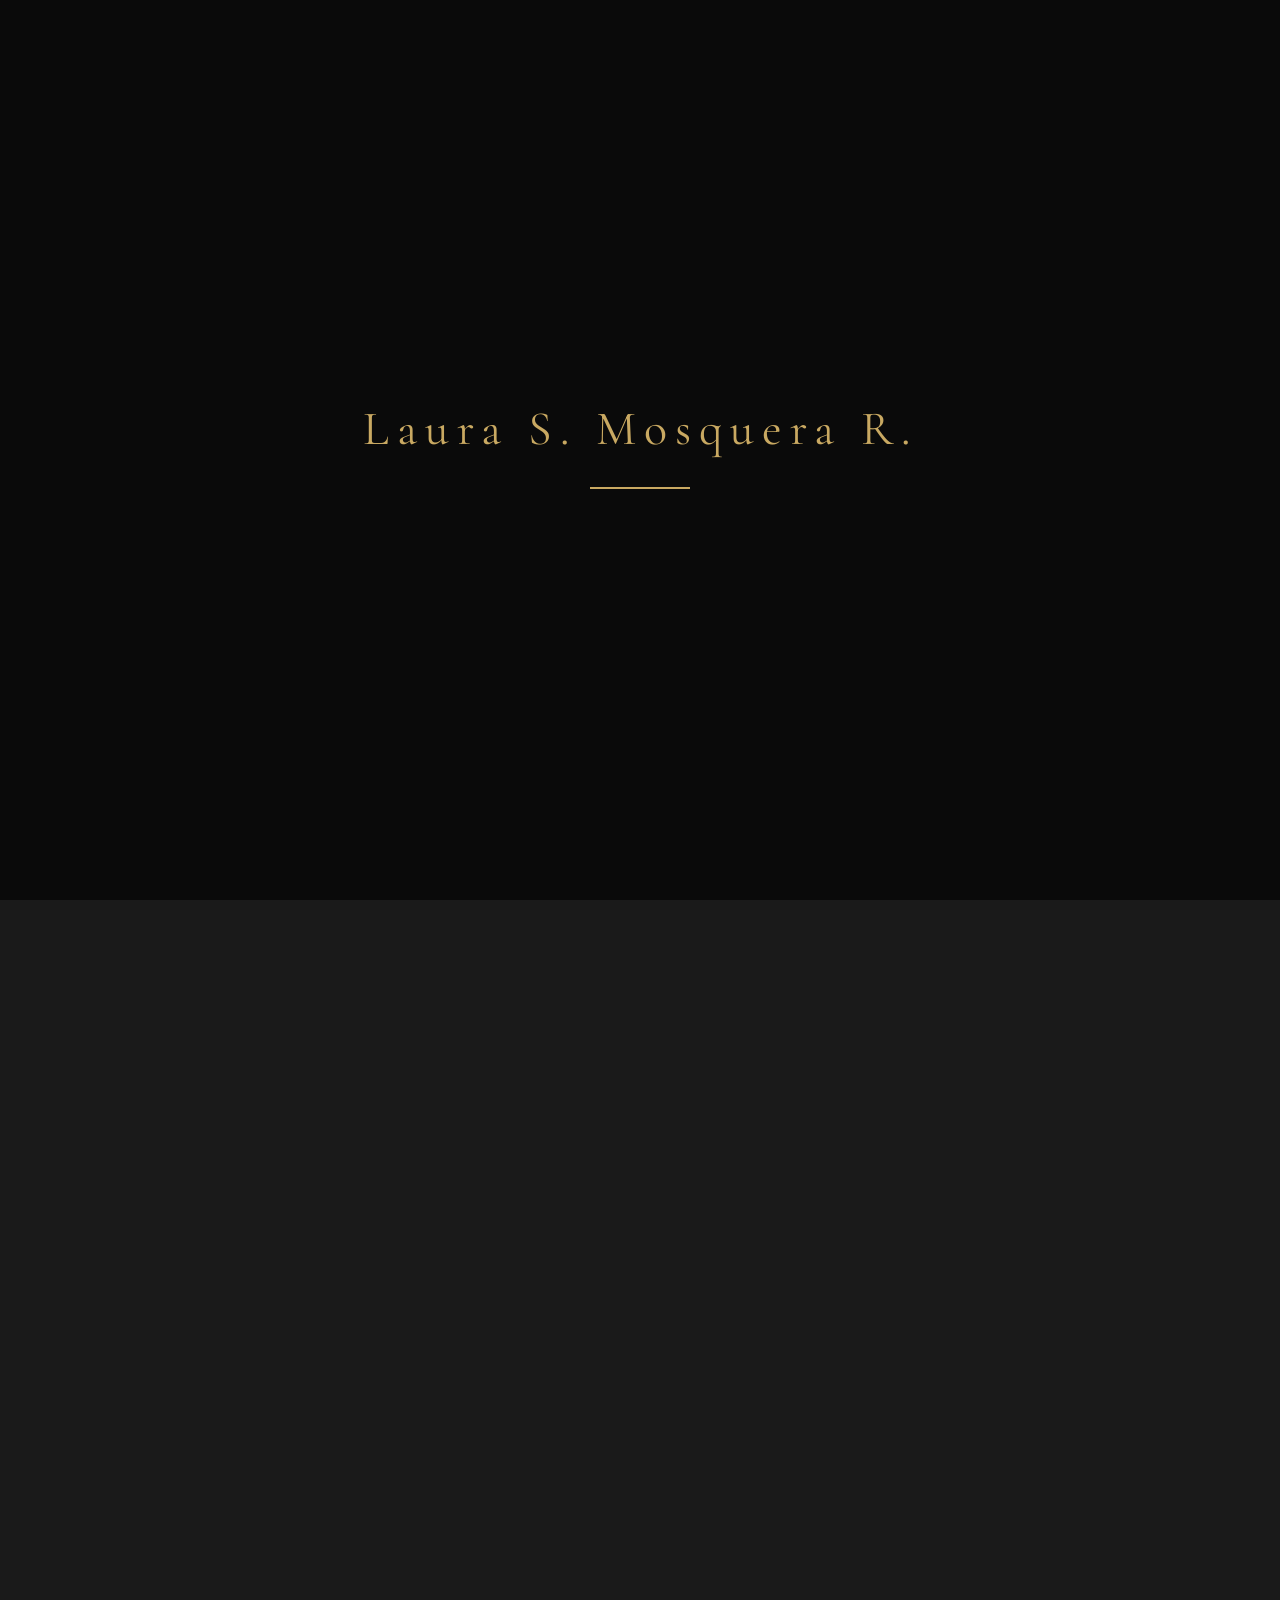
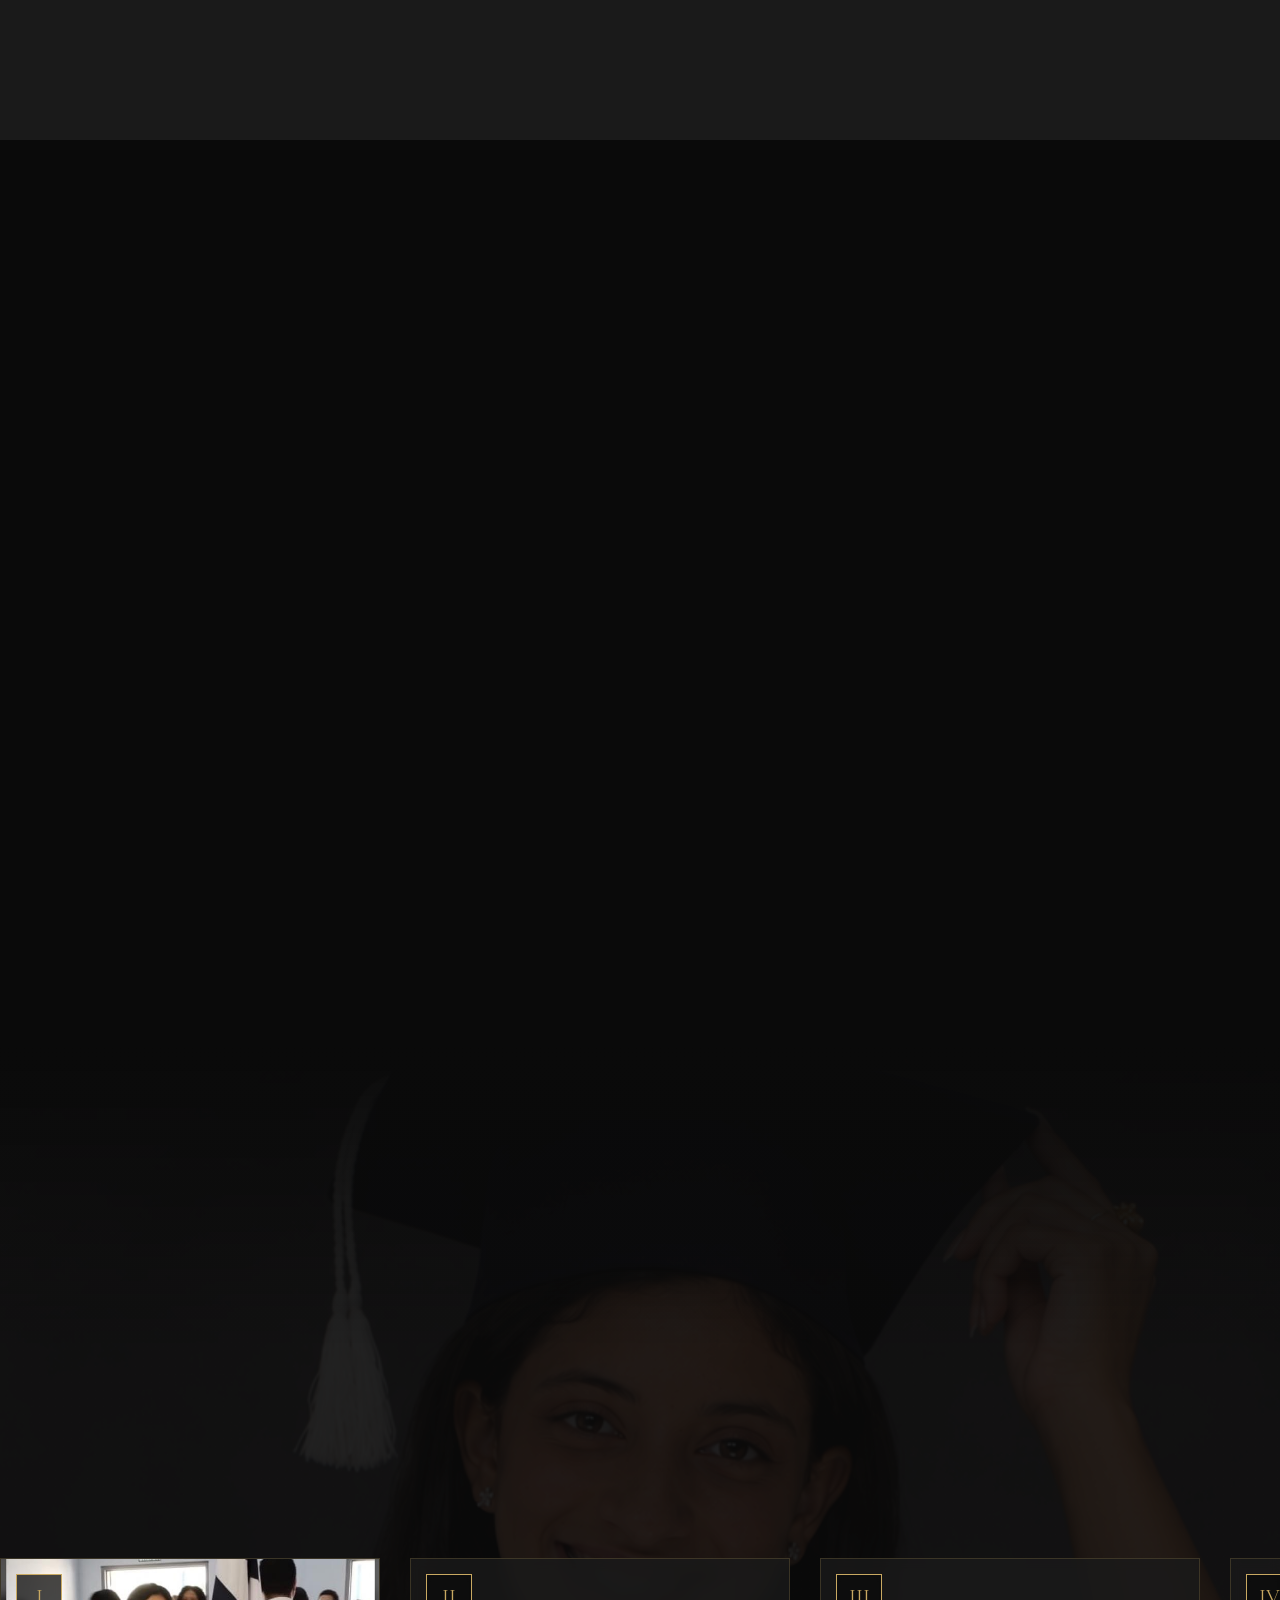
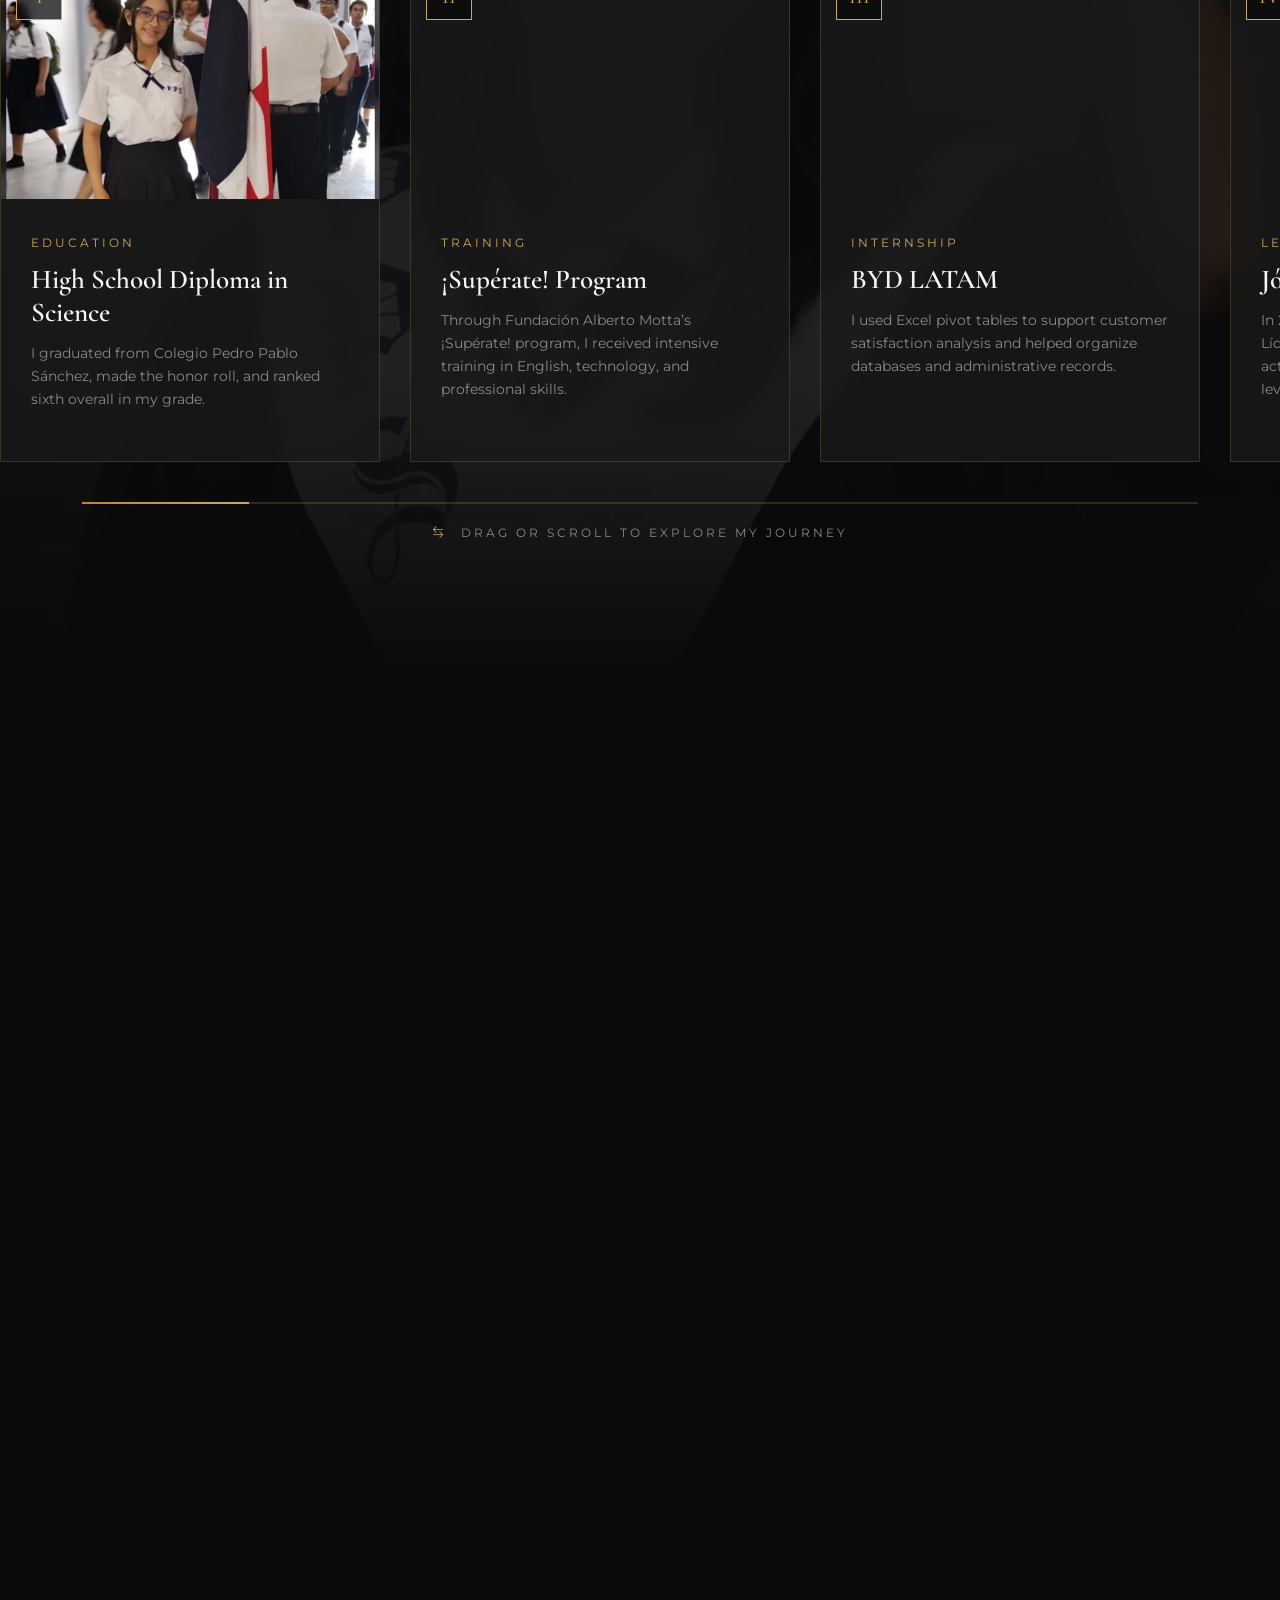
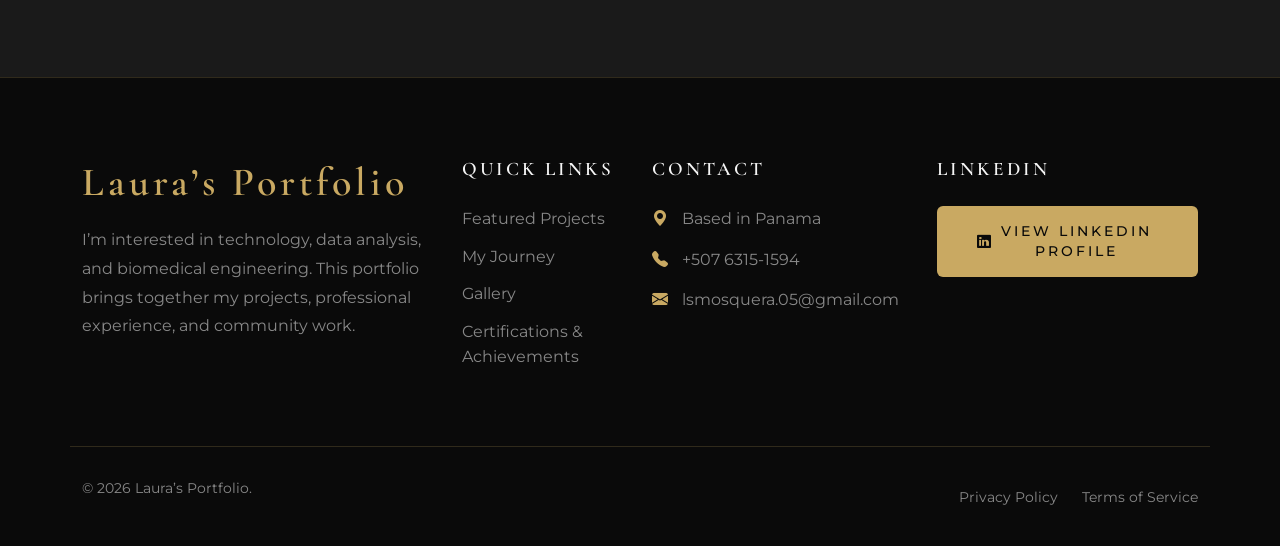
<file: index.html>
<html xmlns="http://www.w3.org/1999/xhtml" lang="en">

<head>
	<meta http-equiv="Content-Type" content="text/html; charset=utf-8" />
	<meta name="description" content="HTTrack is an easy-to-use website mirror utility. It allows you to download a World Wide website from the Internet to a local directory,building recursively all structures, getting html, images, and other files from the server to your computer. Links are rebuiltrelatively so that you can freely browse to the local site (works with any browser). You can mirror several sites together so that you can jump from one toanother. You can, also, update an existing mirror site, or resume an interrupted download. The robot is fully configurable, with an integrated help" />
	<meta name="keywords" content="httrack, HTTRACK, HTTrack, winhttrack, WINHTTRACK, WinHTTrack, offline browser, web mirror utility, aspirateur web, surf offline, web capture, www mirror utility, browse offline, local  site builder, website mirroring, aspirateur www, internet grabber, capture de site web, internet tool, hors connexion, unix, dos, windows 95, windows 98, solaris, ibm580, AIX 4.0, HTS, HTGet, web aspirator, web aspirateur, libre, GPL, GNU, free software" />
	<title>Local index - HTTrack Website Copier</title>
  <!-- Mirror and index made by HTTrack Website Copier/3.51-0 [XR&CO] -->
	<style type="text/css">
	<!--

body {
	margin: 0;  padding: 0;  margin-bottom: 15px;  margin-top: 8px;
	background: #77b;
}
body, td {
	font: 14px "Trebuchet MS", Verdana, Arial, Helvetica, sans-serif;
	}

#subTitle {
	background: #000;  color: #fff;  padding: 4px;  font-weight: bold; 
	}

#siteNavigation a, #siteNavigation .current {
	font-weight: bold;  color: #448;
	}
#siteNavigation a:link    { text-decoration: none; }
#siteNavigation a:visited { text-decoration: none; }

#siteNavigation .current { background-color: #ccd; }

#siteNavigation a:hover   { text-decoration: none;  background-color: #fff;  color: #000; }
#siteNavigation a:active  { text-decoration: none;  background-color: #ccc; }


a:link    { text-decoration: underline;  color: #00f; }
a:visited { text-decoration: underline;  color: #000; }
a:hover   { text-decoration: underline;  color: #c00; }
a:active  { text-decoration: underline; }

#pageContent {
	clear: both;
	border-bottom: 6px solid #000;
	padding: 10px;  padding-top: 20px;
	line-height: 1.65em;
	background-image: url(backblue.gif);
	background-repeat: no-repeat;
	background-position: top right;
	}

#pageContent, #siteNavigation {
	background-color: #ccd;
	}


.imgLeft  { float: left;   margin-right: 10px;  margin-bottom: 10px; }
.imgRight { float: right;  margin-left: 10px;   margin-bottom: 10px; }

hr { height: 1px;  color: #000;  background-color: #000;  margin-bottom: 15px; }

h1 { margin: 0;  font-weight: bold;  font-size: 2em; }
h2 { margin: 0;  font-weight: bold;  font-size: 1.6em; }
h3 { margin: 0;  font-weight: bold;  font-size: 1.3em; }
h4 { margin: 0;  font-weight: bold;  font-size: 1.18em; }

.blak { background-color: #000; }
.hide { display: none; }
.tableWidth { min-width: 400px; }

.tblRegular       { border-collapse: collapse; }
.tblRegular td    { padding: 6px;  background-image: url(fade.gif);  border: 2px solid #99c; }
.tblHeaderColor, .tblHeaderColor td { background: #99c; }
.tblNoBorder td   { border: 0; }


// -->
</style>

</head>

<body>
<table width="76%" border="0" align="center" cellspacing="0" cellpadding="3" class="tableWidth">
	<tr>
	<td id="subTitle">HTTrack Website Copier - Open Source offline browser</td>
	</tr>
</table>
<table width="76%" border="0" align="center" cellspacing="0" cellpadding="0" class="tableWidth">
<tr class="blak">
<td>
	<table width="100%" border="0" align="center" cellspacing="1" cellpadding="0">
	<tr>
	<td colspan="6"> 
		<table width="100%" border="0" align="center" cellspacing="0" cellpadding="10">
		<tr> 
		<td id="pageContent"> 
<!-- ==================== End prologue ==================== -->

<H1 ALIGN=Center>Index of locally available sites:</H1>
	<TABLE BORDER="0" WIDTH="100%" CELLSPACING="1" CELLPADDING="0">
		<TR>
			<TD BACKGROUND="fade.gif">
				&middot;
					<A HREF="xdrive.site/sites/AUREOLE/index.html">
						xdrive.site/sites/AUREOLE/index.html
					</A>		
			</TD>
		</TR>
	</TABLE>
	<BR>
	<BR>
	<BR>
  	<H6 ALIGN="RIGHT">
	<I>Mirror and index made by HTTrack Website Copier [XR&amp;CO]</I>
	</H6>
	<!-- Mirror and index made by HTTrack Website Copier/3.51-0 [XR&CO] -->
	<!-- Thanks for using HTTrack Website Copier! -->
	<meta HTTP-EQUIV="Refresh" CONTENT="0; URL=xdrive.site/sites/AUREOLE/index.html">


<!-- ==================== Start epilogue ==================== -->
		</td>
		</tr>
		</table>
	</td>
	</tr>
	</table>
</td>
</tr>
</table>

<table width="76%" border="0" align="center" valign="bottom" cellspacing="0" cellpadding="0">
	<tr>
	<td id="footer"><small>&copy; 1998 Xavier Roche &amp; other contributors - Web Design: Leto Kauler.</small></td>
	</tr>
</table>

</body>

</html>
</file>
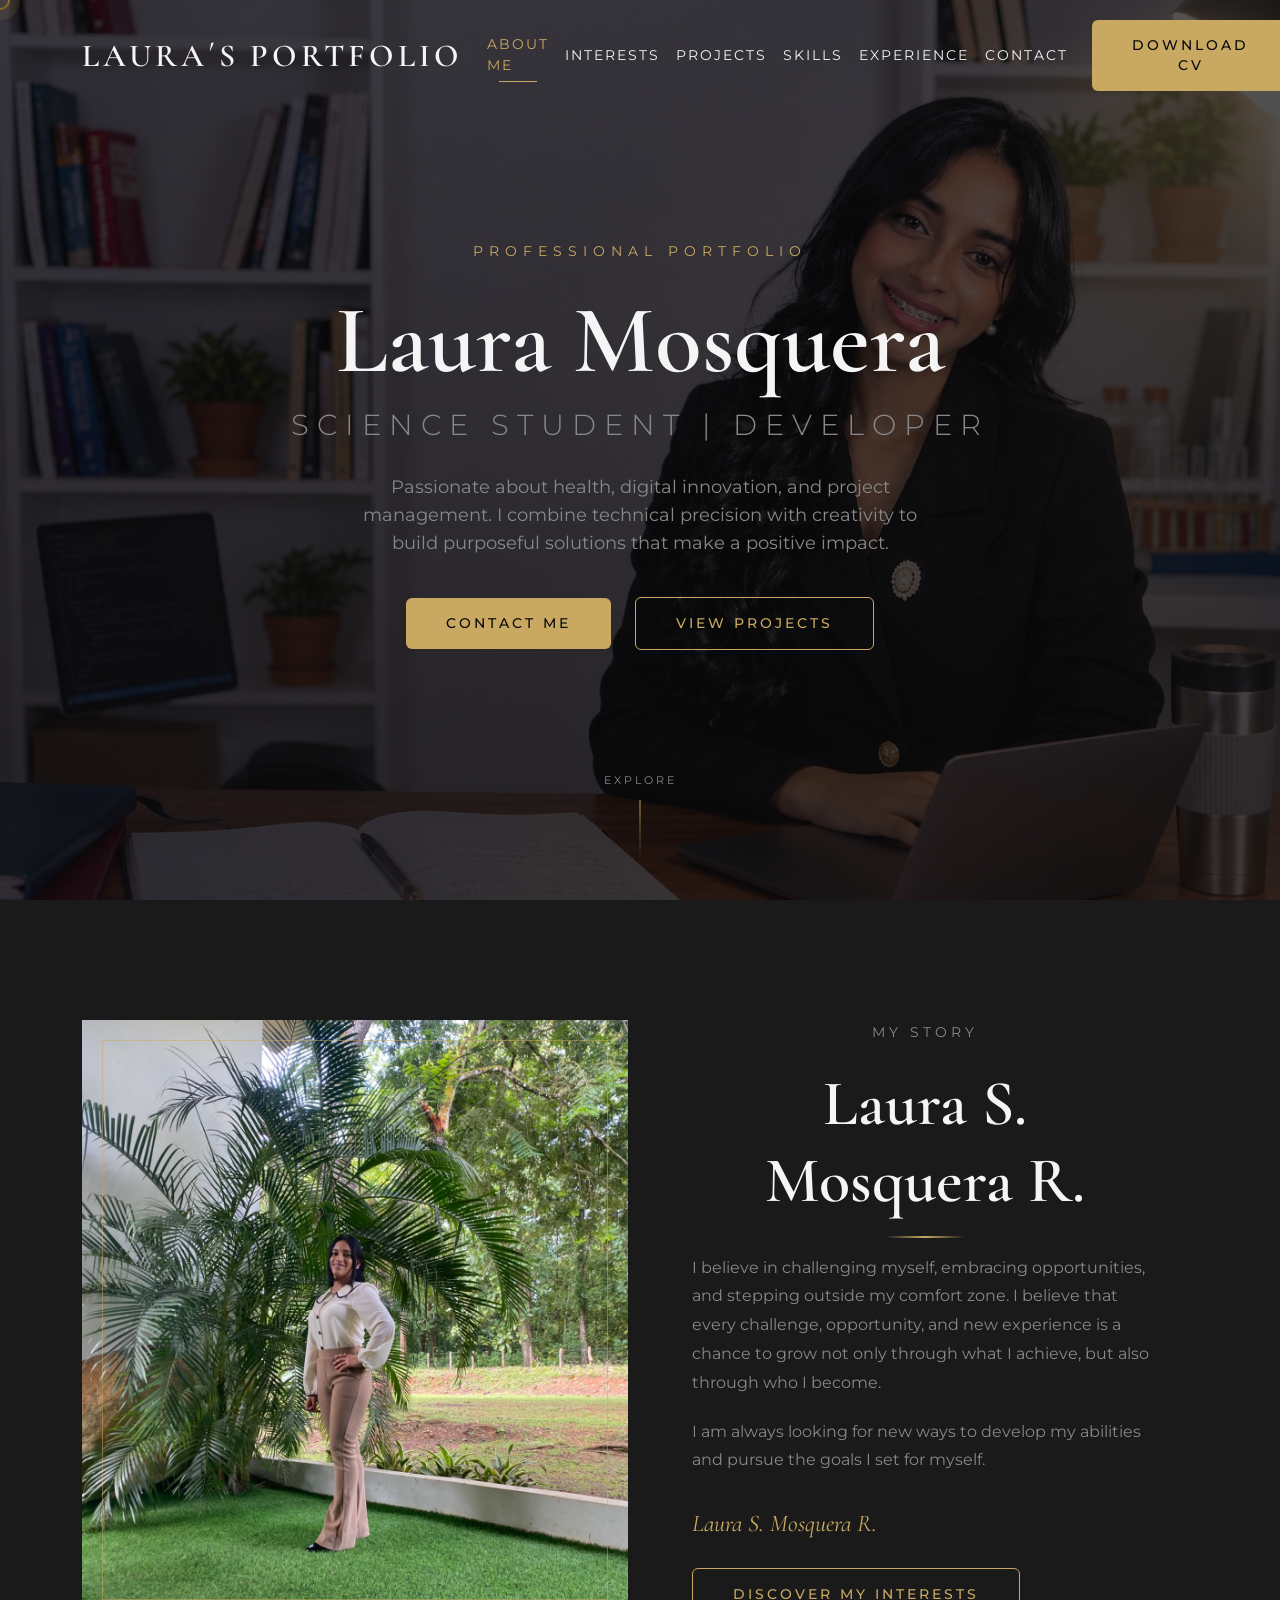
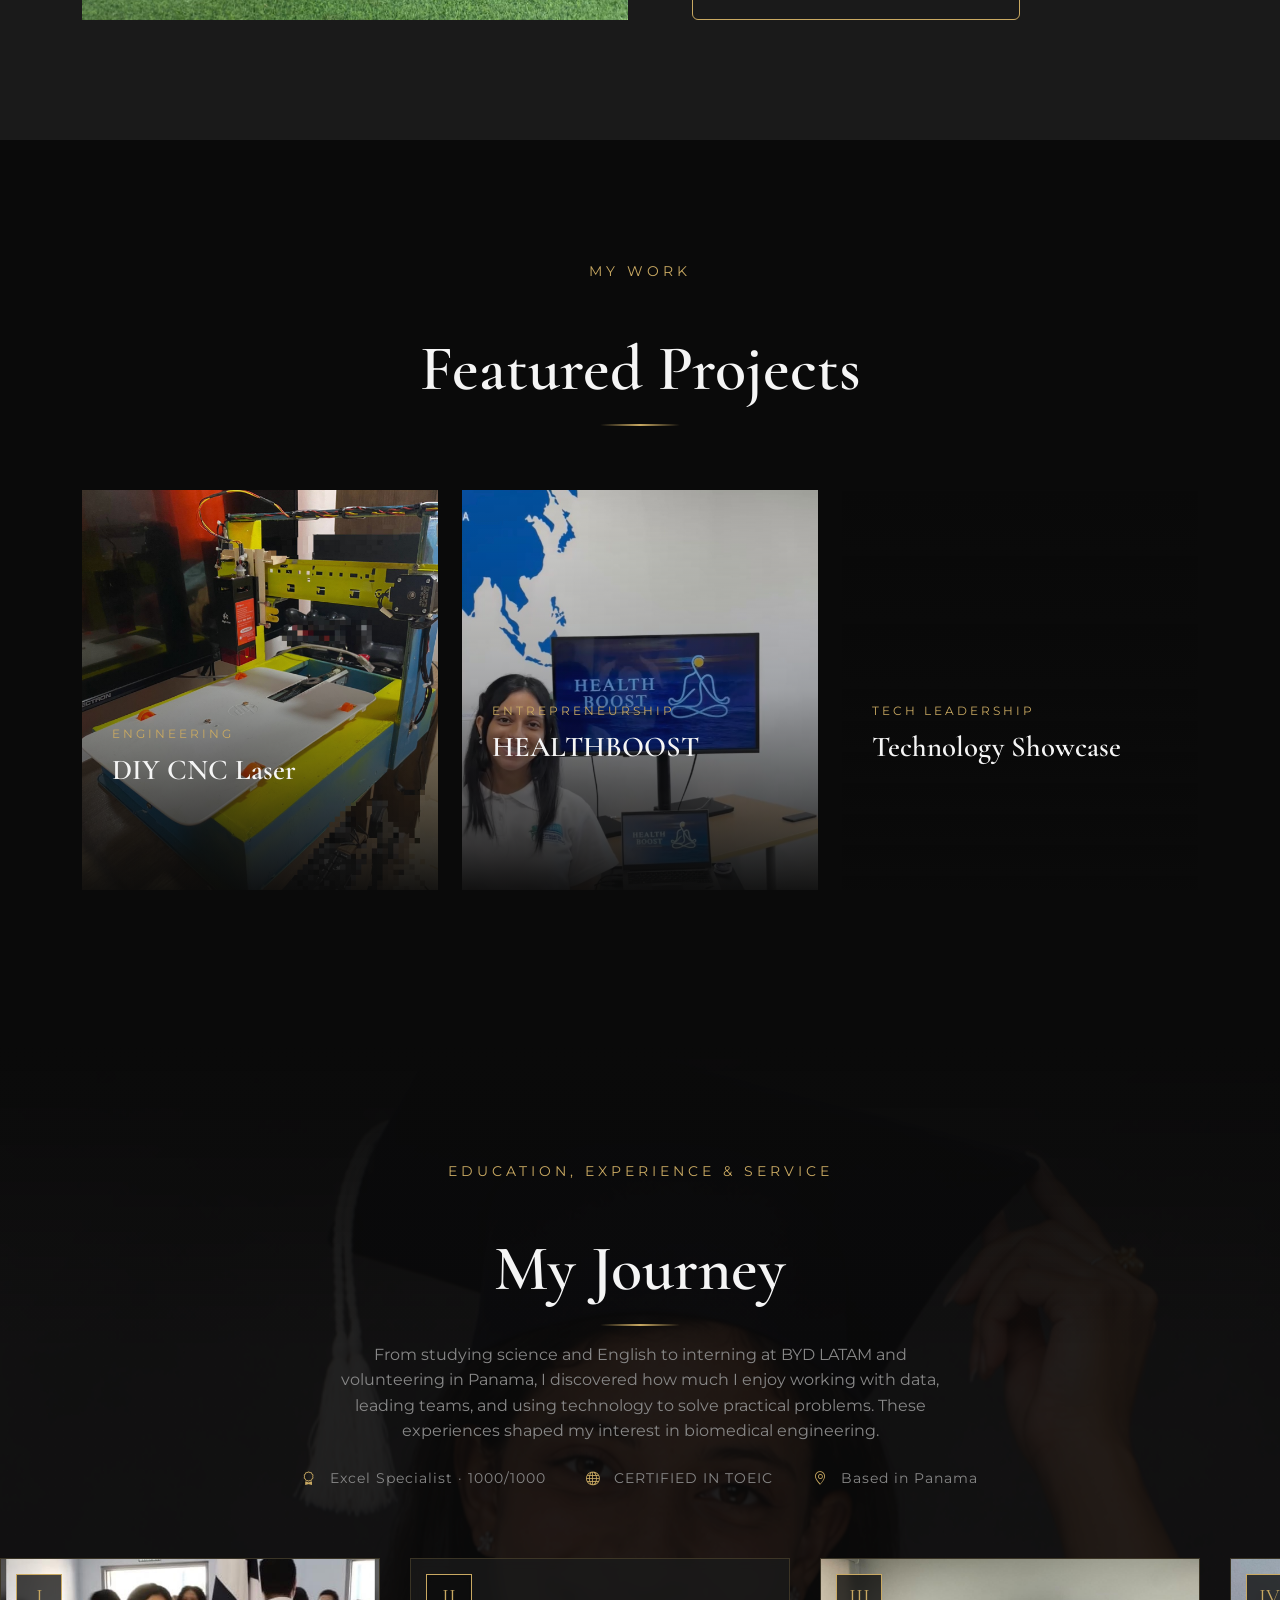
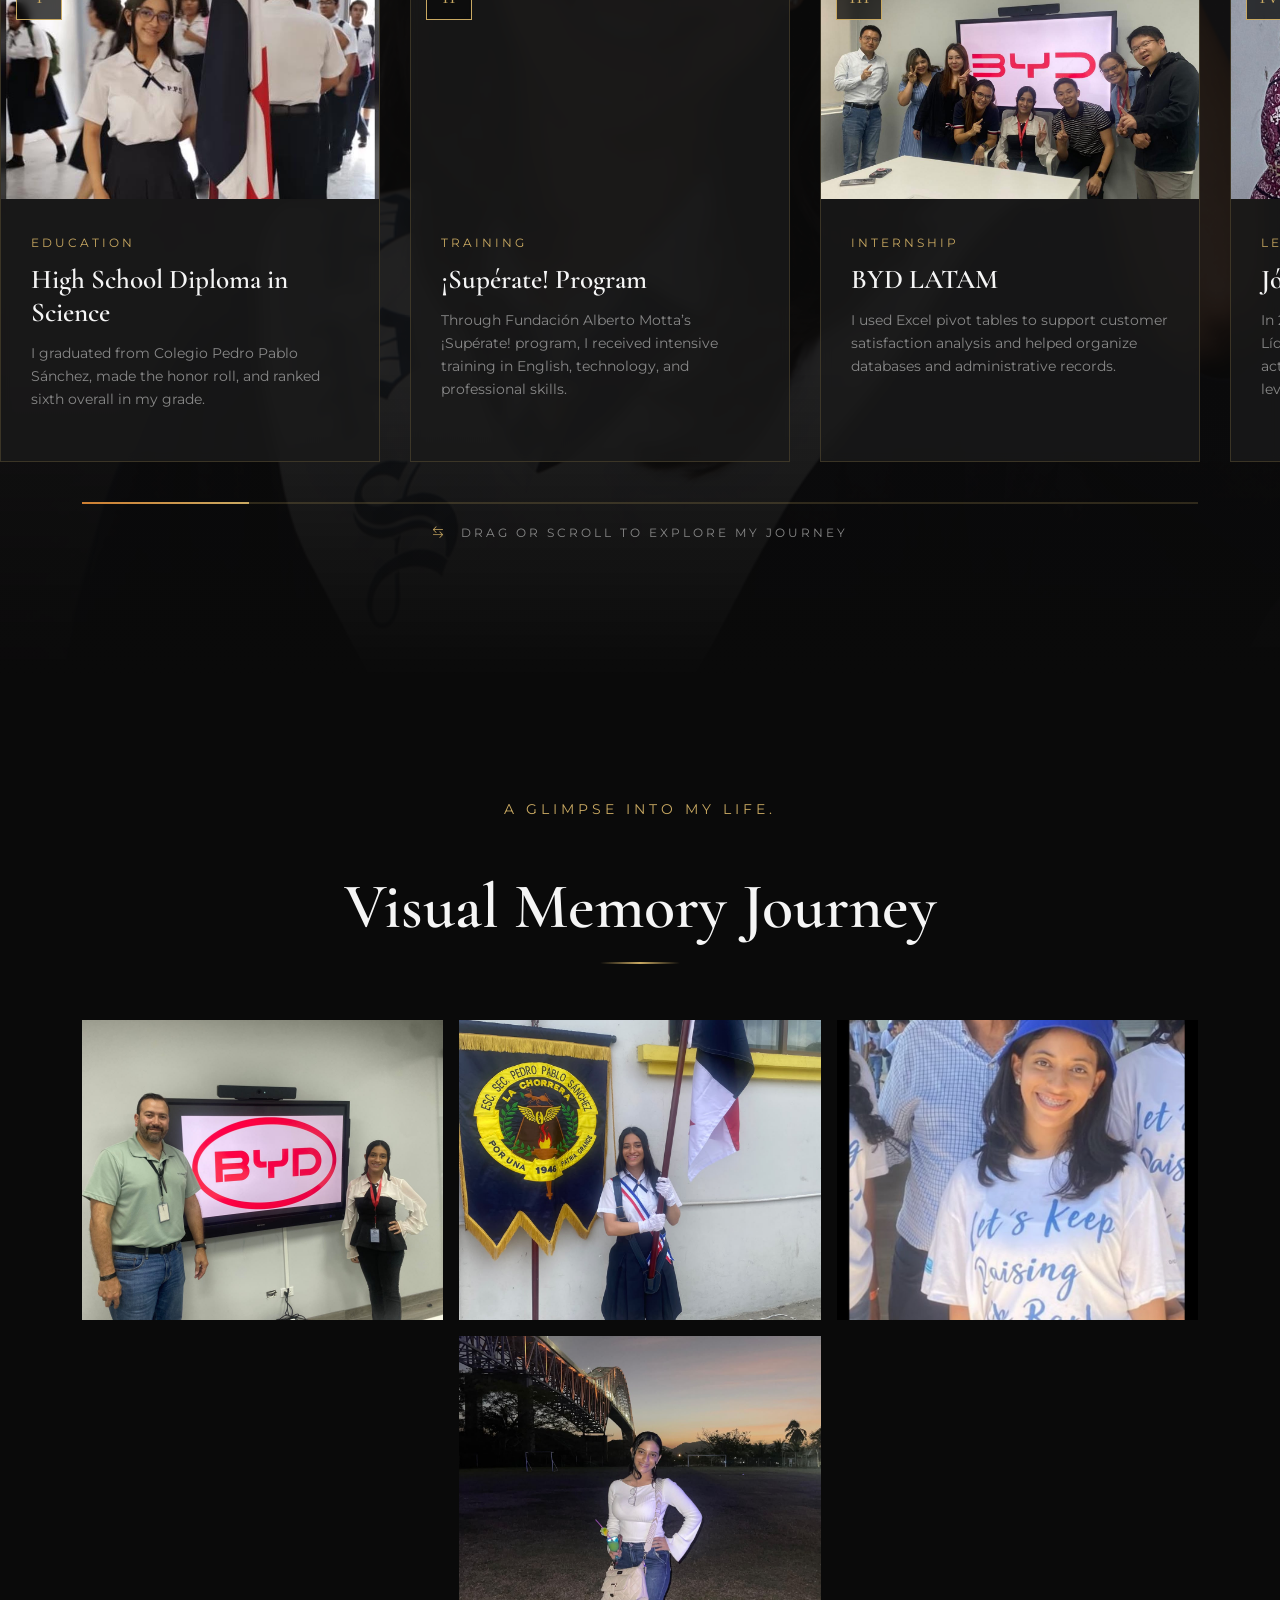
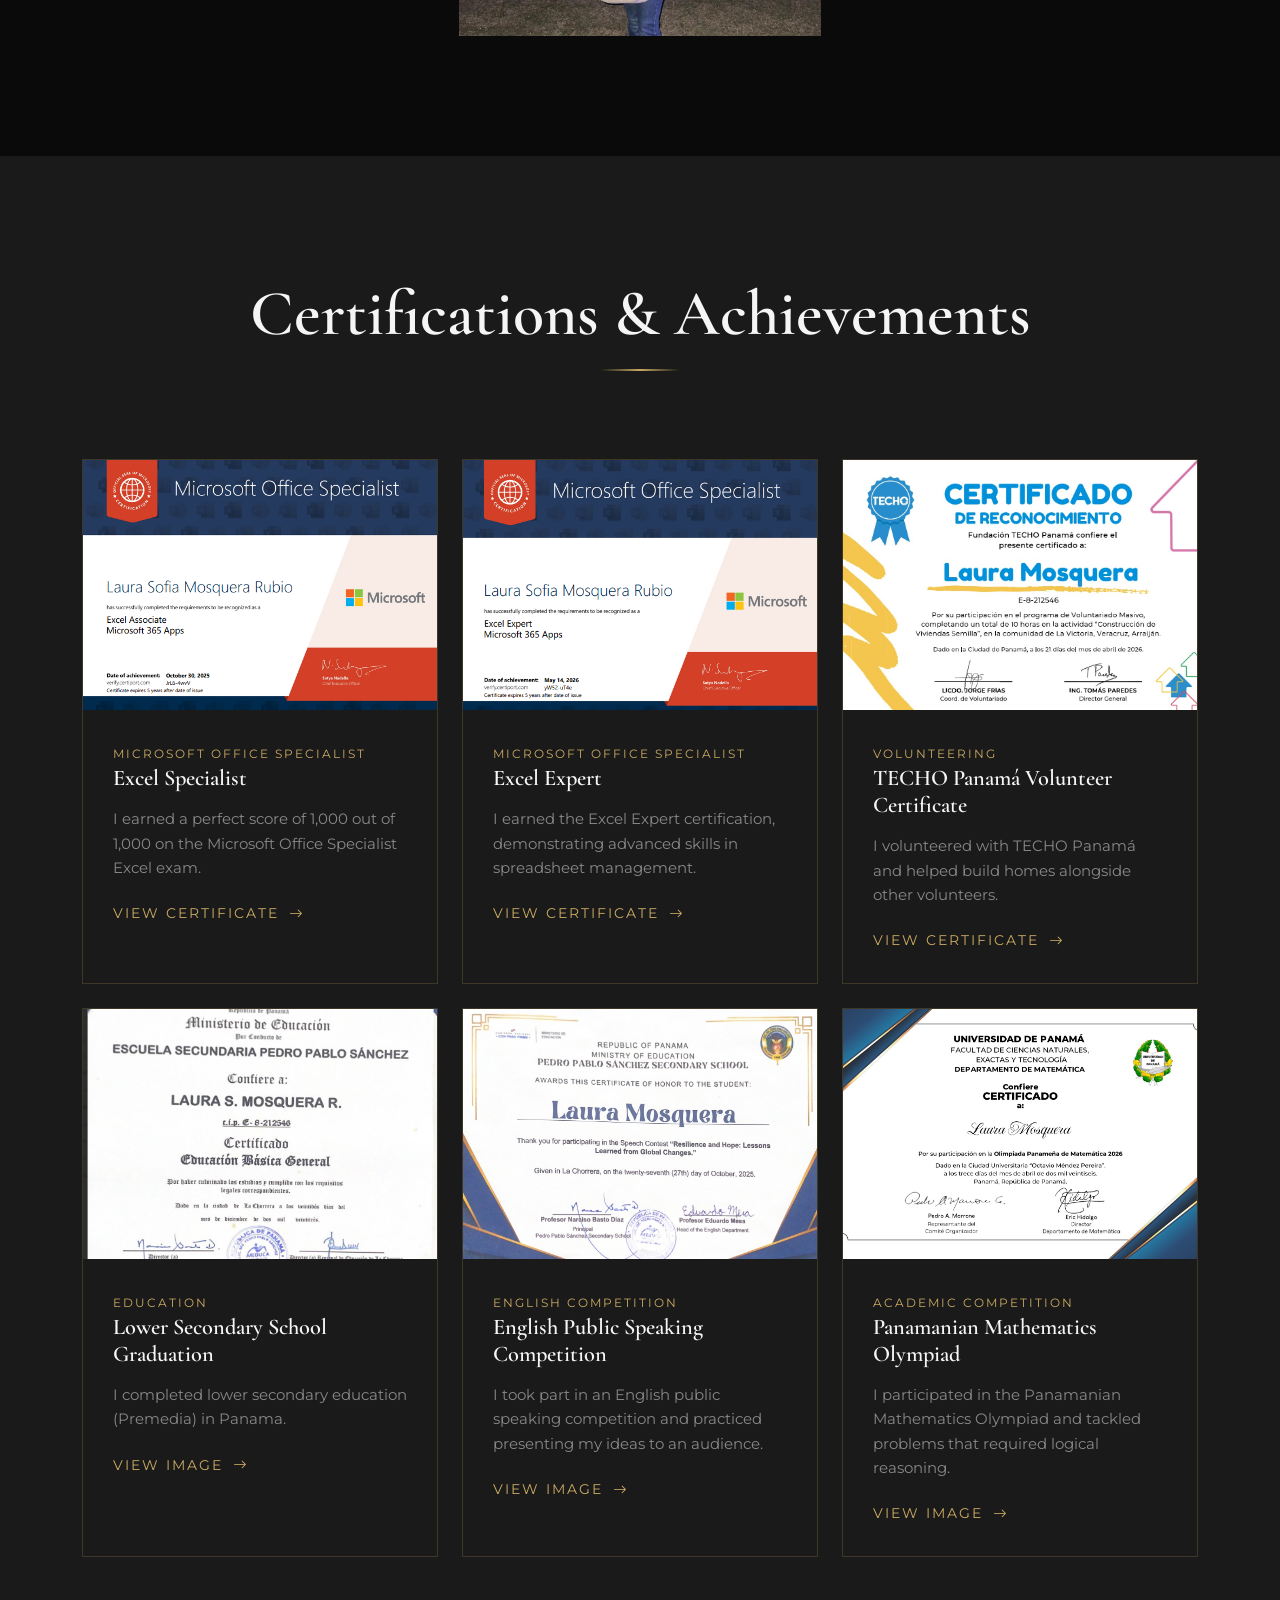
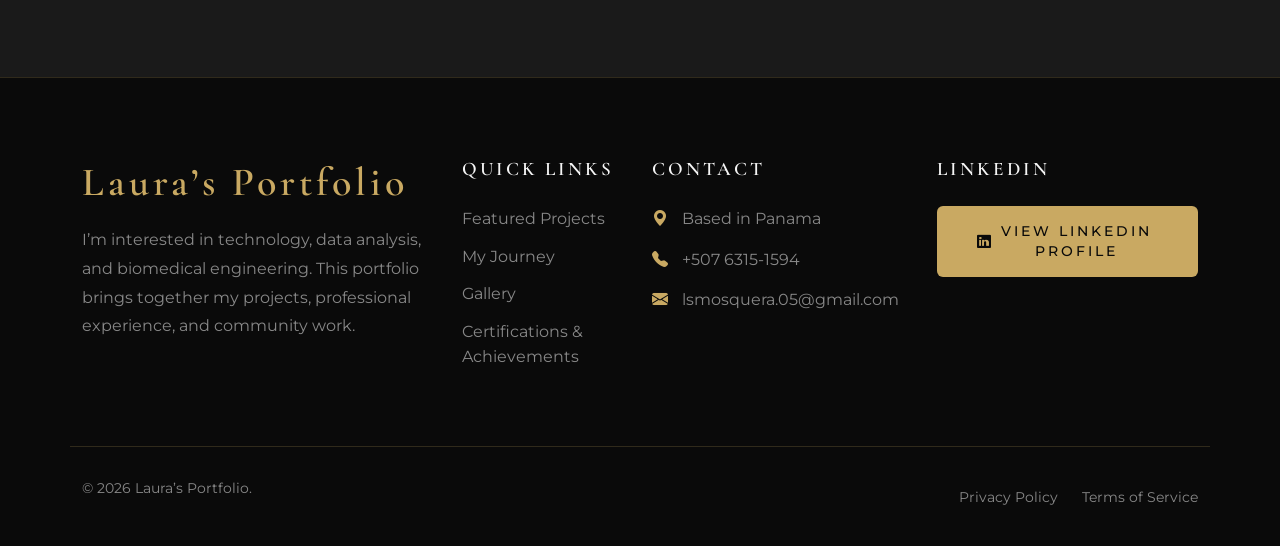
<file: xdrive.site/sites/AUREOLE/index.html>
<!DOCTYPE html>
<html lang="en">

<!-- Mirrored from https://xdrive.site/sites/AUREOLE/index.html by HTTrack Website Copier/3.x [XR&CO], Wed, 11 Nov 2026 15:54:28 GMT -->
<head>
    <meta charset="UTF-8">
    <meta name="viewport" content="width=device-width, initial-scale=1.0">
    <meta name="description" content="AUREOLE - Fine Dining Experience. Luxury restaurant offering exquisite cuisine, elegant atmosphere, and unforgettable culinary journey.">
    <link rel="canonical" href="https://www.your-domain.com/">
    <meta name="theme-color" content="#0a0a0a">
    <meta property="og:type" content="website">
    <meta property="og:site_name" content="AUREOLE">
    <meta property="og:title" content="AUREOLE | Fine Dining Experience">
    <meta property="og:description" content="AUREOLE - Fine Dining Experience. Luxury restaurant offering exquisite cuisine, elegant atmosphere, and unforgettable culinary journey.">
    <meta property="og:url" content="https://www.your-domain.com/">
    <meta property="og:image" content="https://images.unsplash.com/photo-1414235077428-338989a2e8c0?ixlib=rb-4.0.3&amp;auto=format&amp;fit=crop&amp;w=1200&amp;q=80">
    <meta name="twitter:card" content="summary_large_image">
    <meta name="keywords" content="luxury restaurant, fine dining, gourmet food, steakhouse, wine bar, private dining">
    <meta name="author" content="LAURA´S PORTFOLIO">
    <meta name="theme-color" content="#0a0a0a">
    
    <title>Laura Sofía Mosquera Rubio | Portfolio</title>
    
    <!-- Favicon -->
    <link rel="icon" type="image/png" href="images/favicon.png">
    
    <!-- Google Fonts -->
    <link rel="preconnect" href="https://fonts.googleapis.com/">
    <link rel="preconnect" href="https://fonts.gstatic.com/" crossorigin>
    <link href="https://fonts.googleapis.com/css2?family=Cormorant+Garamond:wght@400;500;600;700&amp;family=Montserrat:wght@300;400;500;600&amp;display=swap" rel="stylesheet">
    
    <!-- Bootstrap 5.3 CSS -->
    <link href="../../../cdn.jsdelivr.net/npm/bootstrap%405.3.8/dist/css/bootstrap.min.css" rel="stylesheet" integrity="sha384-sRIl4kxILFvY47J16cr9ZwB07vP4J8+LH7qKQnuqkuIAvNWLzeN8tE5YBujZqJLB" crossorigin="anonymous">
    
    <!-- Swiper CSS -->
    <link rel="stylesheet" href="../../../cdn.jsdelivr.net/npm/swiper%4011.1.14/swiper-bundle.min.css">
    
    <!-- AOS Animation CSS -->
    <link href="../../../unpkg.com/aos%402.3.1/dist/aos.css" rel="stylesheet">
    
    <!-- Bootstrap Icons -->
    <link rel="stylesheet" href="../../../cdn.jsdelivr.net/npm/bootstrap-icons%401.11.2/font/bootstrap-icons.css">
    
    <!-- Custom CSS -->
    <link rel="stylesheet" href="css/style.css">

    <script type="application/ld+json">
{
  "@context": "https://schema.org",
  "@type": "Restaurant",
  "name": "AUREOLE",
  "description": "A luxury fine dining restaurant offering a seasonal menu, a tasting menu with sommelier pairing and private dining.",
  "url": "https://www.your-domain.com/",
  "image": "https://images.unsplash.com/photo-1414235077428-338989a2e8c0?ixlib=rb-4.0.3&auto=format&fit=crop&w=1200&q=80",
  "telephone": "+1 (555) 123-4567",
  "email": "info@aureole.com",
  "priceRange": "$$$$",
  "servesCuisine": [
    "Fine Dining",
    "Contemporary"
  ],
  "acceptsReservations": "True",
  "hasMenu": "https://www.your-domain.com/menu.html",
  "address": {
    "@type": "PostalAddress",
    "streetAddress": "123 Gourmet Avenue",
    "addressLocality": "New York",
    "addressRegion": "NY",
    "postalCode": "10001",
    "addressCountry": "US"
  },
  "openingHoursSpecification": [
    {
      "@type": "OpeningHoursSpecification",
      "dayOfWeek": [
        "Monday",
        "Tuesday",
        "Wednesday",
        "Thursday"
      ],
      "opens": "17:00",
      "closes": "22:00"
    },
    {
      "@type": "OpeningHoursSpecification",
      "dayOfWeek": [
        "Friday",
        "Saturday"
      ],
      "opens": "17:00",
      "closes": "23:00"
    },
    {
      "@type": "OpeningHoursSpecification",
      "dayOfWeek": "Sunday",
      "opens": "16:00",
      "closes": "21:00"
    }
  ]
}
    </script>
</head>
<body>

    <!-- Preloader -->
    <div class="preloader">
        <div class="preloader-content">
            <div class="preloader-logo">Laura S. Mosquera R.</div>
            <div class="preloader-line"></div>
        </div>
    </div>

    <!-- Navigation -->
    <nav class="navbar navbar-expand-lg">
        <div class="container">
            <a class="navbar-brand" href="index.html">LAURA´S PORTFOLIO</a>
            
            <button class="navbar-toggler" type="button" data-bs-toggle="collapse" data-bs-target="#navbarNav" aria-controls="navbarNav" aria-expanded="false" aria-label="Toggle navigation">
                <span></span>
                <span></span>
                <span></span>
            </button>
            
            <div class="collapse navbar-collapse" id="navbarNav">
                <ul class="navbar-nav ms-auto align-items-center">
                    <li class="nav-item">
                        <a class="nav-link active" href="index.html">ABOUT ME</a>
                    </li>
                    <li class="nav-item">
                        <a class="nav-link" href="about.html">INTERESTS</a>
                    </li>
                    <li class="nav-item">
                        <a class="nav-link" href="menu.html">PROJECTS</a>
                    </li>
                    <li class="nav-item">
                        <a class="nav-link" href="gallery.html">SKILLS</a>
                    </li>
                    <li class="nav-item">
                        <a class="nav-link" href="blog.html">EXPERIENCE</a>
                    </li>
                    <li class="nav-item">
                        <a class="nav-link" href="contact.html">CONTACT </a>
                    </li>
                    <li class="nav-item ms-lg-3">
                        <a href="CV_LAURA.pdf" class="btn btn-primary" download>DOWNLOAD CV</a>
                    </li>
                </ul>
            </div>
        </div>
    </nav>

    <!-- Hero Section -->
    <section class="hero" id="home">
        <div class="hero-bg"></div>
        <div class="hero-content">
            <p class="hero-subtitle">PROFESSIONAL PORTFOLIO</p>
            <h1 class="hero-title">
                Laura Mosquera
                <span>Science Student | Developer </span>
            </h1>
            <p class="hero-text">
                Passionate about health, digital innovation, and project management. I combine technical precision with creativity to build purposeful solutions that make a positive impact.
            </p>
            <div class="hero-buttons">
                <a href="contact.html" class="btn btn-primary">Contact Me</a>
                <a href="menu.html" class="btn btn-outline">View Projects</a>
            </div>
        </div>
        <div class="scroll-indicator">
            <span>Explore</span>
            <div class="scroll-line"></div>
        </div>
    </section>

    <!-- About Section -->
    <section class="about-section" id="about">
        <div class="container">
            <div class="row align-items-center">
                <div class="col-lg-6" data-aos="fade-right">
                    <div class="about-image">
                        <img src="images/ABOUTME.jpg" alt="Chef preparing gourmet dish" loading="lazy" decoding="async">
                    </div>
                </div>
                <div class="col-lg-6" data-aos="fade-left">
                    <div class="about-content">
                        <p class="section-subtitle">My Story</p>
                        <h2 class="section-title">Laura S. Mosquera R.</h2>
                        <p>
                            I believe in challenging myself, embracing opportunities, and stepping outside my comfort zone.
                            I believe that every challenge, opportunity, and new experience is a chance to grow not only through
                            what I achieve, but also through who I become.

                        </p>
                        <p>
                            I am always looking for new ways to develop my abilities and pursue the goals I set for myself.

                        </p>
                        <div class="signature">Laura S. Mosquera R.</div>
                        <a href="about.html" class="btn btn-outline mt-4">Discover My Interests</a>
                    </div>
                </div>
            </div>
        </div>
    </section>

  <!-- Featured Projects Section -->
<section class="specialties-section" id="specialties">
    <div class="container">
        <p class="section-subtitle" data-aos="fade-up">My Work</p>
        <h2 class="section-title" data-aos="fade-up" data-aos-delay="100">
            Featured Projects
        </h2>

        <div class="row mt-5">
            <div class="col-md-4" data-aos="fade-up" data-aos-delay="200">
                <div class="specialty-card">
                    <img src="images/CNC.jpg"
                         alt="DIY CNC laser project"
                         loading="lazy" decoding="async">
                    <div class="specialty-overlay">
                        <span class="specialty-tag">Engineering</span>
                        <h3 class="specialty-title">DIY CNC Laser</h3>
                        <p class="specialty-desc">
                            I helped develop a low-cost CNC laser prototype
                            for cutting and engraving.
                        </p>
                    </div>
                </div>
            </div>

            <div class="col-md-4" data-aos="fade-up" data-aos-delay="300">
                <div class="specialty-card">
                    <img src="images/HEALTHBOOST.jpg"
                         alt="Screenshot of the HEALTHBOOST website"
                         loading="lazy" decoding="async">
                    <div class="specialty-overlay">
                        <span class="specialty-tag">Entrepreneurship</span>
                        <h3 class="specialty-title">HEALTHBOOST</h3>
                        <p class="specialty-desc">
                            I designed the website and helped present a
                            wellness business proposal for young adults.
                        </p>
                    </div>
                </div>
            </div>

            <div class="col-md-4" data-aos="fade-up" data-aos-delay="400">
                <div class="specialty-card">
                    <img src="images/tec.jpg"
                         alt="Technology showcase featuring student projects"
                         loading="lazy" decoding="async">
                    <div class="specialty-overlay">
                        <span class="specialty-tag">Tech Leadership</span>
                        <h3 class="specialty-title">Technology Showcase</h3>
                        <p class="specialty-desc">
                            I led the programming department and coordinated
                            projects for a technology showcase.
                        </p>
                    </div>
                </div>
            </div>
        </div>

    </div>
</section>


   <!-- My Journey Section -->
<section class="tasting-section" id="tasting" aria-labelledby="journey-title">
    <div class="tasting-parallax" aria-hidden="true">
        <div class="tasting-parallax-bg" id="tastingParallaxBg"></div>
        <div class="tasting-parallax-overlay"></div>
    </div>

    <div class="container position-relative">
        <p class="section-subtitle" data-aos="fade-up">Education, Experience &amp; Service</p>
        <h2 class="section-title" id="journey-title" data-aos="fade-up" data-aos-delay="100">
            My Journey
        </h2>
        <p class="tasting-intro" data-aos="fade-up" data-aos-delay="200">
            From studying science and English to interning at BYD LATAM and
            volunteering in Panama, I discovered how much I enjoy working with
            data, leading teams, and using technology to solve practical problems.
            These experiences shaped my interest in biomedical engineering.
        </p>
        <div class="tasting-meta" data-aos="fade-up" data-aos-delay="300">
            <span><i class="bi bi-award" aria-hidden="true"></i> Excel Specialist · 1000/1000</span>
            <span><i class="bi bi-globe" aria-hidden="true"></i> CERTIFIED IN TOEIC</span>
            <span><i class="bi bi-geo-alt" aria-hidden="true"></i> Based in Panama</span>
        </div>
    </div>

    <div class="tasting-scroll-wrapper position-relative">
        <div class="tasting-track" id="tastingTrack">
            <article class="tasting-card">
                <div class="tasting-card-image">
                    <img src="images/honorroll.jpg" alt="High school graduation"
                         loading="lazy" decoding="async">
                    <span class="tasting-course-num">I</span>
                </div>
                <div class="tasting-card-body">
                    <span class="tasting-course-label">Education</span>
                    <h3 class="tasting-card-title">High School Diploma in Science</h3>
                    <p class="tasting-card-desc">
                        I graduated from Colegio Pedro Pablo Sánchez, made the
                        honor roll, and ranked sixth overall in my grade.
                    </p>
                </div>
            </article>

            <article class="tasting-card">
                <div class="tasting-card-image">
                    <img src="images/SUPGRAD.jpg" alt="¡Supérate! program"
                         loading="lazy" decoding="async">
                    <span class="tasting-course-num">II</span>
                </div>
                <div class="tasting-card-body">
                    <span class="tasting-course-label">Training</span>
                    <h3 class="tasting-card-title">¡Supérate! Program</h3>
                    <p class="tasting-card-desc">
                        Through Fundación Alberto Motta’s ¡Supérate! program,
                        I received intensive training in English, technology,
                        and professional skills.
                    </p>
                </div>
            </article>

            <article class="tasting-card">
                <div class="tasting-card-image">
                    <img src="images/BYD.jpg" alt="BYD LATAM internship"
                         loading="lazy" decoding="async">
                    <span class="tasting-course-num">III</span>
                </div>
                <div class="tasting-card-body">
                    <span class="tasting-course-label">Internship</span>
                    <h3 class="tasting-card-title">BYD LATAM</h3>
                    <p class="tasting-card-desc">
                        I used Excel pivot tables to support customer satisfaction
                        analysis and helped organize databases and administrative records.
                    </p>
                </div>
            </article>

            <article class="tasting-card">
                <div class="tasting-card-image">
                    <img src="images/joven.jpg" alt="Jóvenes Líderes program"
                         loading="lazy" decoding="async">
                    <span class="tasting-course-num">IV</span>
                </div>
                <div class="tasting-card-body">
                    <span class="tasting-course-label">Leadership</span>
                    <h3 class="tasting-card-title">Jóvenes Líderes</h3>
                    <p class="tasting-card-desc">
                        In 2024, I took part in MEDUCA’s Jóvenes Líderes program
                        and helped with learning activities for students at
                        different grade levels.
                    </p>
                </div>
            </article>

            <article class="tasting-card">
                <div class="tasting-card-image">
                    <img src="images/techo.jpg" alt="TECHO Panamá volunteer work"
                         loading="lazy" decoding="async">
                    <span class="tasting-course-num">V</span>
                </div>
                <div class="tasting-card-body">
                    <span class="tasting-course-label">Volunteering</span>
                    <h3 class="tasting-card-title">TECHO Panamá</h3>
                    <p class="tasting-card-desc">
                        I joined volunteer teams to help build homes for families in Panama.
                    </p>
                </div>
            </article>

            <article class="tasting-card">
                <div class="tasting-card-image">
                    <img src="images/cruz.jpg" alt="Community service activity"
                         loading="lazy" decoding="async">
                    <span class="tasting-course-num">VI</span>
                </div>
                <div class="tasting-card-body">
                    <span class="tasting-course-label">Community Service</span>
                    <h3 class="tasting-card-title">SERVIPABC &amp; Hogar Ecoeduca</h3>
                    <p class="tasting-card-desc">
                        I trained in first aid through SERVIPABC and took part in
                        environmental education and recycling activities with Hogar Ecoeduca.
                    </p>
                </div>
            </article>

        </div>

        <div class="container">
            <div class="tasting-progress" aria-hidden="true">
                <div class="tasting-progress-bar" id="tastingProgress"></div>
            </div>
            <p class="tasting-hint">
                <i class="bi bi-arrow-left-right" aria-hidden="true"></i>
                Drag or scroll to explore my journey
            </p>
        </div>
    </div>
</section>


    <!-- Gallery Section -->
    <section class="gallery-section" id="gallery" aria-labelledby="gallery-title">
        <div class="container">
            <p class="section-subtitle" data-aos="fade-up">A Glimpse Into My Life.</p>
            <h2 class="section-title" data-aos="fade-up" data-aos-delay="100">Visual Memory Journey</h2>
            
            <div class="row g-3 mt-4">
                <div class="col-md-4 col-6" data-aos="zoom-in" data-aos-delay="200">
                    <div class="gallery-item">
                        <img src="images/bydeduardo.jpg" alt="Gourmet Steak" loading="lazy" decoding="async">
                        <div class="gallery-overlay">
                            <div class="gallery-icon">
                                <i class="bi bi-plus-lg"></i>
                            </div>
                        </div>
                    </div>
                </div>
                
                <div class="col-md-4 col-6" data-aos="zoom-in" data-aos-delay="300">
                    <div class="gallery-item">
                        <img src="images/honor.jpg" alt="Elegant Bar" loading="lazy" decoding="async">
                        <div class="gallery-overlay">
                            <div class="gallery-icon">
                                <i class="bi bi-plus-lg"></i>
                            </div>
                        </div>
                    </div>
                </div>
                
                <div class="col-md-4 col-6" data-aos="zoom-in" data-aos-delay="400">
                    <div class="gallery-item">
                        <img src="images/stanley.jpg" alt="Fine Dining Plate" loading="lazy" decoding="async">
                        <div class="gallery-overlay">
                            <div class="gallery-icon">
                                <i class="bi bi-plus-lg"></i>
                            </div>
                        </div>
                    </div>
                </div>
                
                <div class="col-md-4 col-6" data-aos="zoom-in" data-aos-delay="500">
                    <div class="gallery-item">
                        <img src="images/church.jpg" alt="Wine Cellar" loading="lazy" decoding="async">
                        <div class="gallery-overlay">
                            <div class="gallery-icon">
                                <i class="bi bi-plus-lg"></i>
                            </div>
                        </div>
                    </div>
                </div>
                
                <div class="col-md-4 col-6" data-aos="zoom-in" data-aos-delay="600">
                    <div class="gallery-item">
                        <img src="images/canal.jpg" alt="Private Dining" loading="lazy" decoding="async">
                        <div class="gallery-overlay">
                            <div class="gallery-icon">
                                <i class="bi bi-plus-lg"></i>
                            </div>
                        </div>
                    </div>
                </div>
                
                <div class="col-md-4 col-6" data-aos="zoom-in" data-aos-delay="700">
                    <div class="gallery-item">
                        <img src="images/cuadro.jpg" alt="Restaurant Interior" loading="lazy" decoding="async">
                        <div class="gallery-overlay">
                            <div class="gallery-icon">
                                <i class="bi bi-plus-lg"></i>
                            </div>
                        </div>
                    </div>
                </div>
            </div>
         
        </div>
    </section>

  <!-- Certifications & Achievements Section -->
<section class="blog-section" id="blog" aria-labelledby="achievements-title">
    <div class="container">
        <h2 class="section-title" id="achievements-title" data-aos="fade-up">
            Certifications &amp; Achievements
        </h2>

        <div class="row mt-5 g-4">
            <div class="col-md-4" data-aos="fade-up" data-aos-delay="200">
                <article class="blog-card h-100">
                    <div class="blog-image">
                        <img src="images/office specialist.png"
                             alt="Microsoft Office Specialist Excel certificate"
                             loading="lazy" decoding="async">
                    </div>
                    <div class="blog-content">
                        <span class="blog-category">Microsoft Office Specialist</span>
                        <h3 class="blog-title">Excel Specialist</h3>
                        <p class="blog-excerpt">
                            I earned a perfect score of 1,000 out of 1,000 on
                            the Microsoft Office Specialist Excel exam.
                        </p>
                        <a href="images/office specialist.png" class="read-more">
                            View Certificate <i class="bi bi-arrow-right" aria-hidden="true"></i>
                        </a>
                    </div>
                </article>
            </div>

            <div class="col-md-4" data-aos="fade-up" data-aos-delay="300">
                <article class="blog-card h-100">
                    <div class="blog-image">
                        <img src="images/officeexpert.png"
                             alt="Microsoft Office Specialist Excel Expert certificate"
                             loading="lazy" decoding="async">
                    </div>
                    <div class="blog-content">
                        <span class="blog-category">Microsoft Office Specialist</span>
                        <h3 class="blog-title">Excel Expert</h3>
                        <p class="blog-excerpt">
                            I earned the Excel Expert certification, demonstrating
                            advanced skills in spreadsheet management.
                        </p>
                        <a href="images/officeexpert.png" class="read-more">
                            View Certificate <i class="bi bi-arrow-right" aria-hidden="true"></i>
                        </a>
                    </div>
                </article>
            </div>

            <div class="col-md-4" data-aos="fade-up" data-aos-delay="400">
                <article class="blog-card h-100">
                    <div class="blog-image">
                        <img src="images/techocertified.jpg"
                             alt="TECHO Panamá volunteer certificate"
                             loading="lazy" decoding="async">
                    </div>
                    <div class="blog-content">
                        <span class="blog-category">Volunteering</span>
                        <h3 class="blog-title">TECHO Panamá Volunteer Certificate</h3>
                        <p class="blog-excerpt">
                            I volunteered with TECHO Panamá and helped build
                            homes alongside other volunteers.
                        </p>
                        <a href="images/techocertified.jpg" class="read-more">
                            View Certificate <i class="bi bi-arrow-right" aria-hidden="true"></i>
                        </a>
                    </div>
                </article>
            </div>

            <div class="col-md-4" data-aos="fade-up" data-aos-delay="200">
                <article class="blog-card h-100">
                    <div class="blog-image">
                        <img src="images/premedia.jpg"
                             alt="Lower secondary school graduation"
                             loading="lazy" decoding="async">
                    </div>
                    <div class="blog-content">
                        <span class="blog-category">Education</span>
                        <h3 class="blog-title">Lower Secondary School Graduation</h3>
                        <p class="blog-excerpt">
                            I completed lower secondary education (Premedia)
                            in Panama.
                        </p>
                        <a href="images/premedia.jpg" class="read-more">
                            View Image <i class="bi bi-arrow-right" aria-hidden="true"></i>
                        </a>
                    </div>
                </article>
            </div>

            <div class="col-md-4" data-aos="fade-up" data-aos-delay="300">
                <article class="blog-card h-100">
                    <div class="blog-image">
                        <img src="images/contest.jpg"
                             alt="English public speaking competition"
                             loading="lazy" decoding="async">
                    </div>
                    <div class="blog-content">
                        <span class="blog-category">English Competition</span>
                        <h3 class="blog-title">English Public Speaking Competition</h3>
                        <p class="blog-excerpt">
                            I took part in an English public speaking competition
                            and practiced presenting my ideas to an audience.
                        </p>
                        <a href="images/contest.jpg" class="read-more">
                            View Image <i class="bi bi-arrow-right" aria-hidden="true"></i>
                        </a>
                    </div>
                </article>
            </div>

            <div class="col-md-4" data-aos="fade-up" data-aos-delay="400">
                <article class="blog-card h-100">
                    <div class="blog-image">
                        <img src="images/olimpiadamate.jpg"
                             alt="Panamanian Mathematics Olympiad"
                             loading="lazy" decoding="async">
                    </div>
                    <div class="blog-content">
                        <span class="blog-category">Academic Competition</span>
                        <h3 class="blog-title">Panamanian Mathematics Olympiad</h3>
                        <p class="blog-excerpt">
                            I participated in the Panamanian Mathematics Olympiad
                            and tackled problems that required logical reasoning.
                        </p>
                        <a href="images/olimpiadamate.jpg" class="read-more">
                            View Image <i class="bi bi-arrow-right" aria-hidden="true"></i>
                        </a>
                    </div>
                </article>
            </div>
        </div>
    </div>
</section>
   <!-- Portfolio Footer -->
<footer class="footer">
    <div class="container">
        <div class="row">
            <div class="col-lg-4 col-md-6 mb-4 mb-lg-0">
                <h3 class="footer-brand">Laura’s Portfolio</h3>
                <p class="footer-text">
                    I’m interested in technology, data analysis, and biomedical
                    engineering. This portfolio brings together my projects,
                    professional experience, and community work.
                </p>
            </div>

            <div class="col-lg-2 col-md-6 mb-4 mb-lg-0">
                <h4 class="footer-title">Quick Links</h4>
                <ul class="footer-links">
                    <li><a href="#specialties">Featured Projects</a></li>
                    <li><a href="#tasting">My Journey</a></li>
                    <li><a href="#gallery">Gallery</a></li>
                    <li><a href="#blog">Certifications &amp; Achievements</a></li>
                </ul>
            </div>

            <div class="col-lg-3 col-md-6 mb-4 mb-lg-0">
                <h4 class="footer-title">Contact</h4>
                <div class="footer-contact">
                    <p>
                        <i class="bi bi-geo-alt-fill" aria-hidden="true"></i>
                        Based in Panama
                    </p>
                    <p>
    <i class="bi bi-telephone-fill" aria-hidden="true"></i>
    <a href="tel:+50763151594">+507 6315-1594</a>
</p>
                    <p>
                        <i class="bi bi-envelope-fill" aria-hidden="true"></i>
                        <a href="#contact">lsmosquera.05@gmail.com</a>
                    </p>
                </div>
            </div>

          <div class="col-lg-3 col-md-6">
    <h4 class="footer-title">LinkedIn</h4>
    <a class="btn btn-primary"
       href="https://www.linkedin.com/in/laura-sofia-mosquera-rubio-261b18400/"
       target="_blank"
       rel="noopener noreferrer">
        <i class="bi bi-linkedin" aria-hidden="true"></i>
        View LinkedIn Profile
    </a>
</div>

       <div class="footer-bottom">
    <p class="footer-copy">&copy; 2026 Laura’s Portfolio.</p>
    <div>
        <a class="u6" href="privacy.html">Privacy Policy</a>
        <a class="u3" href="terms.html">Terms of Service</a>
    </div>
</div>
</footer>

    <!-- Bootstrap JS -->
    <script src="../../../cdn.jsdelivr.net/npm/bootstrap%405.3.8/dist/js/bootstrap.bundle.min.js" integrity="sha384-FKyoEForCGlyvwx9Hj09JcYn3nv7wiPVlz7YYwJrWVcXK/BmnVDxM+D2scQbITxI" crossorigin="anonymous"></script>
    
    <!-- Swiper JS -->
    <script src="../../../cdn.jsdelivr.net/npm/swiper%4011.1.14/swiper-bundle.min.js"></script>
    
    <!-- AOS Animation JS -->
    <script src="../../../unpkg.com/aos%402.3.1/dist/aos.js"></script>
    
    <!-- Custom JS -->
    <script src="js/script.js"></script>

</body>

<!-- Mirrored from https://xdrive.site/sites/AUREOLE/index.html by HTTrack Website Copier/3.x [XR&CO], Wed, 11 Nov 2026 15:54:42 GMT -->
</html>
</file>
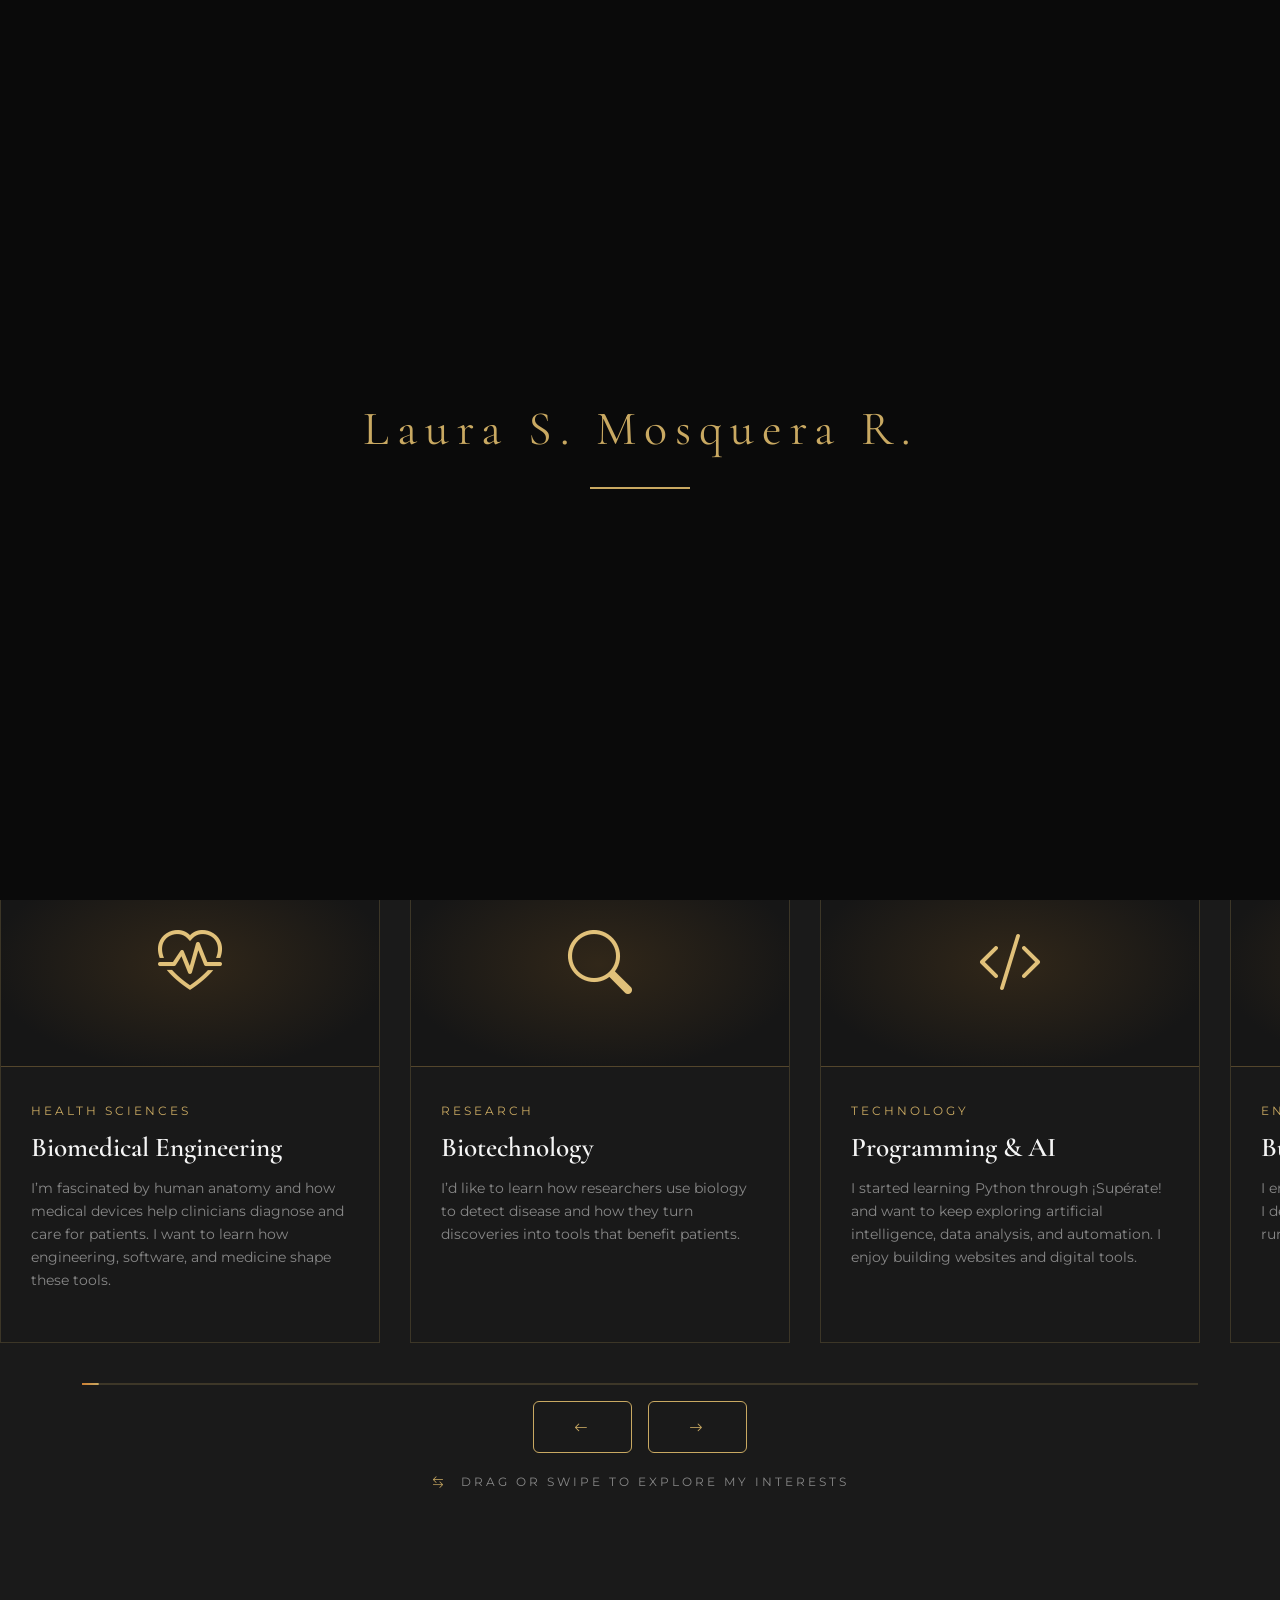
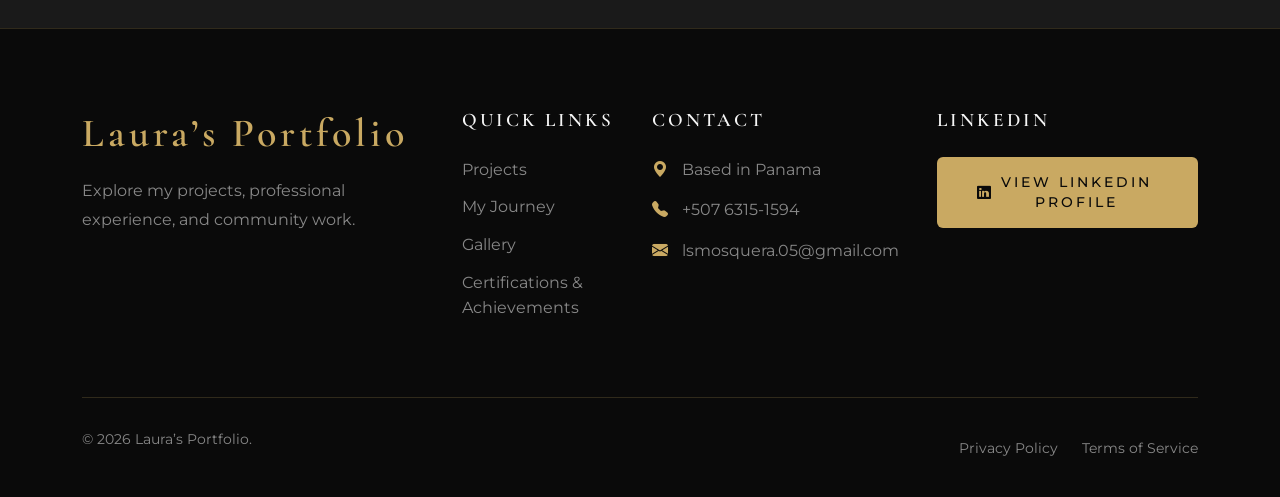
<file: xdrive.site/sites/AUREOLE/about.html>
<!DOCTYPE html>
<html lang="en">
<head>
    <meta charset="UTF-8">
    <meta name="viewport" content="width=device-width, initial-scale=1">
    <meta name="theme-color" content="#0a0a0a">
    <meta name="description"
          content="Explore Laura Sofía Mosquera Rubio’s interests in biomedical engineering, programming, entrepreneurship, languages, and the arts.">
    <title>Interests | Laura Sofía Mosquera Rubio</title>

    <link rel="icon" type="image/png" href="images/favicon.png">
    <link rel="preconnect" href="https://fonts.googleapis.com">
    <link rel="preconnect" href="https://fonts.gstatic.com" crossorigin>
    <link rel="stylesheet"
          href="https://fonts.googleapis.com/css2?family=Cormorant+Garamond:wght@400;500;600;700&amp;family=Montserrat:wght@300;400;500;600&amp;display=swap">
    <link rel="stylesheet"
          href="https://cdn.jsdelivr.net/npm/bootstrap@5.3.8/dist/css/bootstrap.min.css">
    <link rel="stylesheet"
          href="https://cdn.jsdelivr.net/npm/swiper@11.1.14/swiper-bundle.min.css">
    <link rel="stylesheet"
          href="https://unpkg.com/aos@2.3.1/dist/aos.css">
    <link rel="stylesheet"
          href="https://cdn.jsdelivr.net/npm/bootstrap-icons@1.11.2/font/bootstrap-icons.css">
    <link rel="stylesheet" href="css/style.css">

    <style>
        .interests-banner {
            background:
                linear-gradient(rgba(10, 10, 10, 0.25), rgba(10, 10, 10, 0.6)),
                url("images/interests2.png") center / cover no-repeat;
        }

        .interests-page .tasting-track {
            cursor: grab;
            user-select: none;
        }

        .interests-page .tasting-track.is-dragging {
            cursor: grabbing;
            scroll-snap-type: none;
            scroll-behavior: auto;
        }

        .interests-page .interest-card-icon {
            display: grid;
            place-items: center;
            height: clamp(8rem, 16vw, 13rem);
            color: #e1c17a;
            background: radial-gradient(ellipse at center, #312719 0%, #161616 75%);
            border-bottom: 1px solid #54462c;
            font-size: clamp(2.75rem, 5vw, 4.25rem);
        }

        .interests-page .interests-progress {
            width: 100%;
            transform: scaleX(0);
            transform-origin: left;
        }

        .interests-page .tasting-track:focus-visible,
        .interests-page .interest-controls button:focus-visible {
            outline: 2px solid #e1c17a;
            outline-offset: -2px;
        }
    </style>
</head>

<body>
    <div class="preloader">
        <div class="preloader-content">
            <div class="preloader-logo">Laura S. Mosquera R.</div>
            <div class="preloader-line"></div>
        </div>
    </div>

    <nav class="navbar navbar-expand-lg" aria-label="Main navigation">
        <div class="container">
            <a class="navbar-brand" href="index.html">LAURA’S PORTFOLIO</a>

            <button class="navbar-toggler" type="button"
                    data-bs-toggle="collapse" data-bs-target="#navbarNav"
                    aria-controls="navbarNav" aria-expanded="false"
                    aria-label="Toggle navigation">
                <span></span><span></span><span></span>
            </button>

            <div class="collapse navbar-collapse" id="navbarNav">
                <ul class="navbar-nav ms-auto align-items-center">
                    <li class="nav-item"><a class="nav-link" href="index.html">ABOUT ME</a></li>
                    <li class="nav-item">
                        <a class="nav-link active" href="about.html" aria-current="page">INTERESTS</a>
                    </li>
                    <li class="nav-item"><a class="nav-link" href="menu.html">PROJECTS</a></li>
                    <li class="nav-item"><a class="nav-link" href="gallery.html">SKILLS</a></li>
                    <li class="nav-item"><a class="nav-link" href="blog.html">EXPERIENCE</a></li>
                    <li class="nav-item"><a class="nav-link" href="contact.html">CONTACT</a></li>
                    <li class="nav-item ms-lg-3">
                        <a class="btn btn-primary" href="CV_LAURA.pdf" download>DOWNLOAD CV</a>
                    </li>
                </ul>
            </div>
        </div>
    </nav>

    <main class="interests-page">
        <section class="hero u19" aria-labelledby="interests-title">
            <div class="hero-bg interests-banner" aria-hidden="true"></div>
            <div class="hero-content u10">
                <h1 class="hero-title" id="interests-title">My Interests</h1>
            </div>
        </section>

        <section class="tasting-section" aria-labelledby="interests-heading">
            <div class="container position-relative">
                <h2 class="section-title" id="interests-heading">What I’m Curious About</h2>
                <p class="tasting-intro">
                    I’m curious about how science and technology can solve everyday
                    problems. I’m especially interested in how engineering can make
                    medical technology more accessible in Panama.
                </p>
            </div>

            <div class="tasting-scroll-wrapper position-relative">
                <div class="tasting-track" id="interestsTrack"
                     role="region" aria-label="Personal and professional interests"
                     tabindex="0">
                    <article class="tasting-card">
                        <div class="interest-card-icon" aria-hidden="true">
                            <i class="bi bi-heart-pulse"></i>
                        </div>
                        <div class="tasting-card-body">
                            <span class="tasting-course-label">Health Sciences</span>
                            <h3 class="tasting-card-title">Biomedical Engineering</h3>
                            <p class="tasting-card-desc">
                                I’m fascinated by human anatomy and how medical devices help
                                clinicians diagnose and care for patients. I want to learn
                                how engineering, software, and medicine shape these tools.
                            </p>
                        </div>
                    </article>

                    <article class="tasting-card">
                        <div class="interest-card-icon" aria-hidden="true">
                            <i class="bi bi-search"></i>
                        </div>
                        <div class="tasting-card-body">
                            <span class="tasting-course-label">Research</span>
                            <h3 class="tasting-card-title">Biotechnology</h3>
                            <p class="tasting-card-desc">
                                I’d like to learn how researchers use biology to detect
                                disease and how they turn discoveries into tools that
                                benefit patients.
                            </p>
                        </div>
                    </article>

                    <article class="tasting-card">
                        <div class="interest-card-icon" aria-hidden="true">
                            <i class="bi bi-code-slash"></i>
                        </div>
                        <div class="tasting-card-body">
                            <span class="tasting-course-label">Technology</span>
                            <h3 class="tasting-card-title">Programming &amp; AI</h3>
                            <p class="tasting-card-desc">
                                I started learning Python through ¡Supérate! and want
                                to keep exploring artificial intelligence, data analysis,
                                and automation. I enjoy building websites and digital tools.
                            </p>
                        </div>
                    </article>

                    <article class="tasting-card">
                        <div class="interest-card-icon" aria-hidden="true">
                            <i class="bi bi-lightbulb"></i>
                        </div>
                        <div class="tasting-card-body">
                            <span class="tasting-course-label">Entrepreneurship</span>
                            <h3 class="tasting-card-title">Building Projects</h3>
                            <p class="tasting-card-desc">
                                I enjoy working with teams to develop ideas. I designed the
                                HEALTHBOOST website and run my own embroidery business.
                            </p>
                        </div>
                    </article>

                    <article class="tasting-card">
                        <div class="interest-card-icon" aria-hidden="true">
                            <i class="bi bi-music-note-beamed"></i>
                        </div>
                        <div class="tasting-card-body">
                            <span class="tasting-course-label">Arts &amp; Culture</span>
                            <h3 class="tasting-card-title">Singing &amp; Salsa</h3>
                            <p class="tasting-card-desc">
                                I enjoy singing and dancing salsa. Both are ways for me
                                to express myself and connect with other people.
                            </p>
                        </div>
                    </article>

                    <article class="tasting-card">
                        <div class="interest-card-icon" aria-hidden="true">
                            <i class="bi bi-translate"></i>
                        </div>
                        <div class="tasting-card-body">
                            <span class="tasting-course-label">Languages</span>
                            <h3 class="tasting-card-title">Language Learning</h3>
                            <p class="tasting-card-desc">
                                My current English level is B2, and I’m learning Mandarin
                                at a basic level. I enjoy discovering new perspectives
                                through languages.
                            </p>
                        </div>
                    </article>

                    <article class="tasting-card">
                        <div class="interest-card-icon" aria-hidden="true">
                            <i class="bi bi-mortarboard"></i>
                        </div>
                        <div class="tasting-card-body">
                            <span class="tasting-course-label">Future Goals</span>
                            <h3 class="tasting-card-title">Studying Abroad</h3>
                            <p class="tasting-card-desc">
                                I’d love to study abroad and bring what I learn back to
                                Panama, where I hope to contribute to projects that make
                                medical technology more accessible.
                            </p>
                        </div>
                    </article>
                </div>

                <div class="container">
                    <div class="tasting-progress" aria-hidden="true">
                        <div class="tasting-progress-bar interests-progress"
                             id="interestsProgress"></div>
                    </div>

                    <div class="interest-controls d-flex justify-content-center gap-3 mt-3">
                        <button class="btn btn-outline" type="button" id="interestsPrev"
                                aria-controls="interestsTrack" aria-label="Previous interest">
                            <i class="bi bi-arrow-left" aria-hidden="true"></i>
                        </button>
                        <button class="btn btn-outline" type="button" id="interestsNext"
                                aria-controls="interestsTrack" aria-label="Next interest">
                            <i class="bi bi-arrow-right" aria-hidden="true"></i>
                        </button>
                    </div>

                    <p class="tasting-hint">
                        <i class="bi bi-arrow-left-right" aria-hidden="true"></i>
                        Drag or swipe to explore my interests
                    </p>
                </div>
            </div>
        </section>
    </main>

    <footer class="footer">
        <div class="container">
            <div class="row">
                <div class="col-lg-4 col-md-6 mb-4 mb-lg-0">
                    <h3 class="footer-brand">Laura’s Portfolio</h3>
                    <p class="footer-text">
                        Explore my projects, professional experience, and community work.
                    </p>
                </div>

                <div class="col-lg-2 col-md-6 mb-4 mb-lg-0">
                    <h4 class="footer-title">Quick Links</h4>
                    <ul class="footer-links">
                        <li><a href="menu.html">Projects</a></li>
                        <li><a href="index.html#tasting">My Journey</a></li>
                        <li><a href="index.html#gallery">Gallery</a></li>
                        <li><a href="index.html#blog">Certifications &amp; Achievements</a></li>
                    </ul>
                </div>

                <div class="col-lg-3 col-md-6 mb-4 mb-lg-0">
                    <h4 class="footer-title">Contact</h4>
                    <div class="footer-contact">
                        <p><i class="bi bi-geo-alt-fill" aria-hidden="true"></i> Based in Panama</p>
                        <p>
                            <i class="bi bi-telephone-fill" aria-hidden="true"></i>
                            <a href="tel:+50763151594">+507 6315-1594</a>
                        </p>
                        <p>
                            <i class="bi bi-envelope-fill" aria-hidden="true"></i>
                            <a href="mailto:lsmosquera.05@gmail.com">lsmosquera.05@gmail.com</a>
                        </p>
                    </div>
                </div>

                <div class="col-lg-3 col-md-6">
                    <h4 class="footer-title">LinkedIn</h4>
                    <a class="btn btn-primary"
                       href="https://www.linkedin.com/in/laura-sofia-mosquera-rubio-261b18400/"
                       target="_blank" rel="noopener noreferrer">
                        <i class="bi bi-linkedin" aria-hidden="true"></i>
                        View LinkedIn Profile
                    </a>
                </div>
            </div>

            <div class="footer-bottom">
                <p class="footer-copy">&copy; 2026 Laura’s Portfolio.</p>
                <div>
                    <a class="u6" href="privacy.html">Privacy Policy</a>
                    <a class="u3" href="terms.html">Terms of Service</a>
                </div>
            </div>
        </div>
    </footer>

    <script src="https://cdn.jsdelivr.net/npm/bootstrap@5.3.8/dist/js/bootstrap.bundle.min.js"></script>
    <script src="https://cdn.jsdelivr.net/npm/swiper@11.1.14/swiper-bundle.min.js"></script>
    <script src="https://unpkg.com/aos@2.3.1/dist/aos.js"></script>
    <script src="js/script.js"></script>

    <script>
        (() => {
            const track = document.getElementById("interestsTrack");
            const progress = document.getElementById("interestsProgress");
            const previous = document.getElementById("interestsPrev");
            const next = document.getElementById("interestsNext");
            const cards = track.querySelectorAll(".tasting-card");
            const reducedMotion = window.matchMedia("(prefers-reduced-motion: reduce)");

            let drag = null;

            function updateProgress() {
                const max = track.scrollWidth - track.clientWidth;
                const position = Math.min(max, Math.max(0, track.scrollLeft));
                progress.style.transform = `scaleX(${max > 0 ? position / max : 1})`;
                previous.disabled = position <= 1;
                next.disabled = position >= max - 1;
            }

            function move(direction) {
                const step = cards[1].offsetLeft - cards[0].offsetLeft;
                track.scrollBy({
                    left: direction * step,
                    behavior: reducedMotion.matches ? "instant" : "smooth"
                });
            }

            previous.addEventListener("click", () => move(-1));
            next.addEventListener("click", () => move(1));
            track.addEventListener("scroll", updateProgress, { passive: true });
            window.addEventListener("resize", updateProgress);

            track.addEventListener("keydown", (event) => {
                if (event.key === "ArrowLeft" || event.key === "ArrowRight") {
                    event.preventDefault();
                    move(event.key === "ArrowLeft" ? -1 : 1);
                }
            });

            track.addEventListener("pointerdown", (event) => {
                if (event.pointerType !== "mouse" || event.button !== 0) return;

                drag = {
                    pointerId: event.pointerId,
                    startX: event.clientX,
                    startScroll: track.scrollLeft
                };

                track.setPointerCapture(event.pointerId);
                track.classList.add("is-dragging");
            });

            track.addEventListener("pointermove", (event) => {
                if (!drag || event.pointerId !== drag.pointerId) return;

                track.scrollLeft = drag.startScroll - (event.clientX - drag.startX);
            });

            track.addEventListener("lostpointercapture", () => {
                drag = null;
                track.classList.remove("is-dragging");
                updateProgress();
            });

            updateProgress();
        })();
    </script>
</body>
</html>
</file>
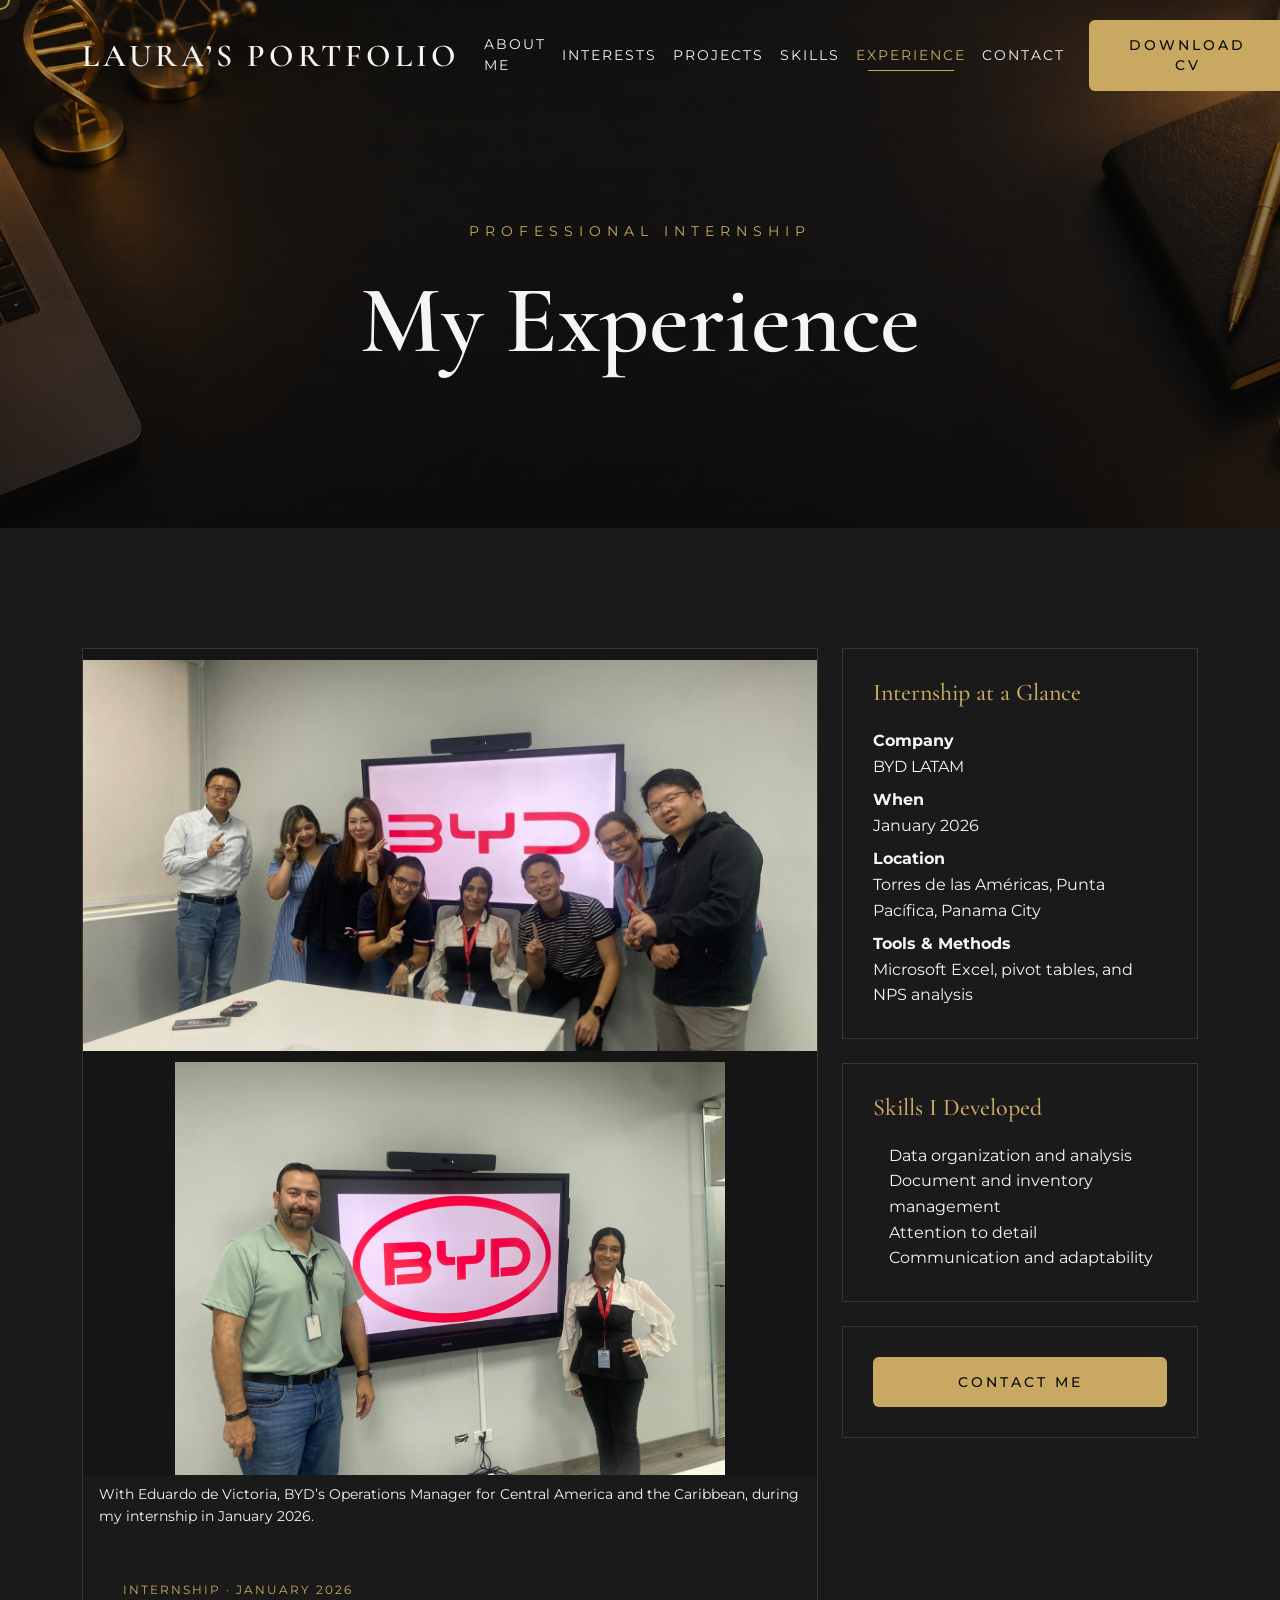
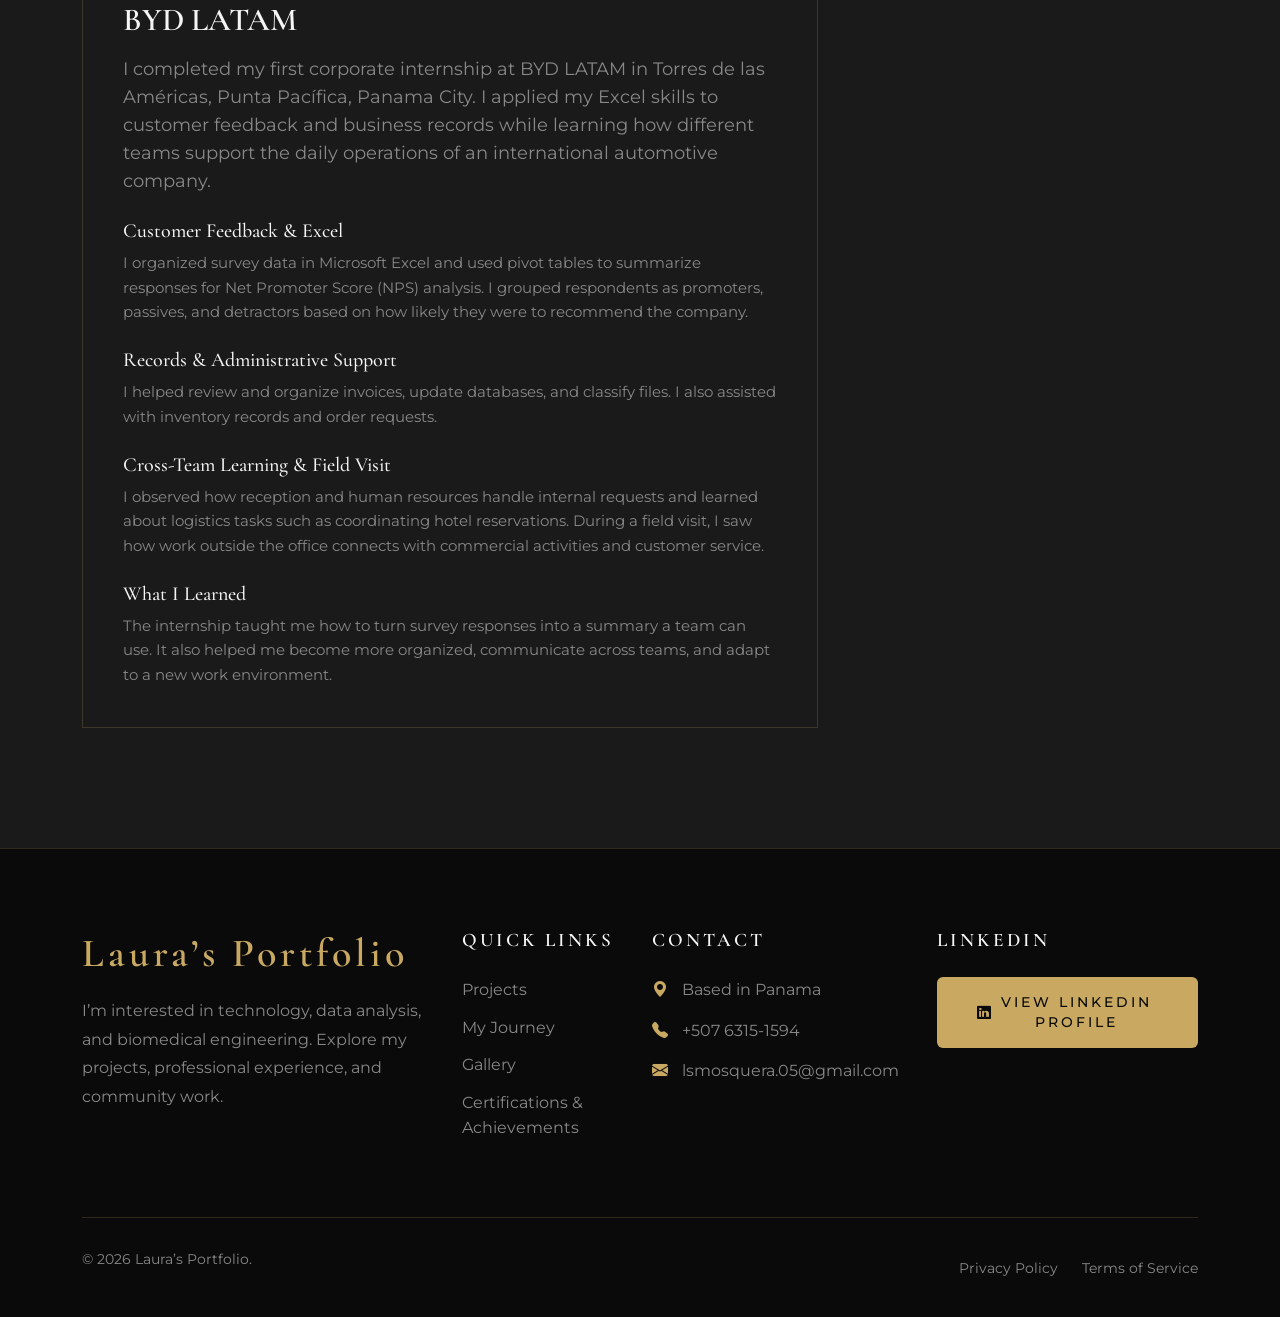
<file: xdrive.site/sites/AUREOLE/blog.html>
<!DOCTYPE html>
<html lang="en">
<head>
    <meta charset="UTF-8">
    <meta name="viewport" content="width=device-width, initial-scale=1.0">
    <meta name="theme-color" content="#0a0a0a">
    <meta name="description"
          content="Laura Sofía Mosquera Rubio’s January 2026 internship at BYD LATAM in Panama City, with experience in Excel, customer feedback analysis, and administrative support.">
    <meta property="og:type" content="website">
    <meta property="og:site_name" content="Laura’s Portfolio">
    <meta property="og:title" content="Experience | Laura Sofía Mosquera Rubio">
    <meta property="og:description"
          content="My internship at BYD LATAM in Panama City, where I worked with customer feedback, Excel pivot tables, and administrative records.">

    <title>Experience | Laura Sofía Mosquera Rubio</title>

    <link rel="icon" type="image/png" href="images/favicon.png">
    <link rel="preconnect" href="https://fonts.googleapis.com">
    <link rel="preconnect" href="https://fonts.gstatic.com" crossorigin>
    <link rel="stylesheet"
          href="https://fonts.googleapis.com/css2?family=Cormorant+Garamond:wght@400;500;600;700&amp;family=Montserrat:wght@300;400;500;600&amp;display=swap">
    <link rel="stylesheet"
          href="https://cdn.jsdelivr.net/npm/bootstrap@5.3.8/dist/css/bootstrap.min.css">
    <link rel="stylesheet"
          href="https://cdn.jsdelivr.net/npm/swiper@11.1.14/swiper-bundle.min.css">
    <link rel="stylesheet" href="https://unpkg.com/aos@2.3.1/dist/aos.css">
    <link rel="stylesheet"
          href="https://cdn.jsdelivr.net/npm/bootstrap-icons@1.11.2/font/bootstrap-icons.css">
    <link rel="stylesheet" href="css/style.css">
</head>

<body>
    <div class="preloader">
        <div class="preloader-content">
            <div class="preloader-logo">Laura S. Mosquera R.</div>
            <div class="preloader-line"></div>
        </div>
    </div>

    <nav class="navbar navbar-expand-lg" aria-label="Main navigation">
        <div class="container">
            <a class="navbar-brand" href="index.html">LAURA’S PORTFOLIO</a>

            <button class="navbar-toggler" type="button"
                    data-bs-toggle="collapse" data-bs-target="#navbarNav"
                    aria-controls="navbarNav" aria-expanded="false"
                    aria-label="Toggle navigation">
                <span></span><span></span><span></span>
            </button>

            <div class="collapse navbar-collapse" id="navbarNav">
                <ul class="navbar-nav ms-auto align-items-center">
                    <li class="nav-item"><a class="nav-link" href="index.html">ABOUT ME</a></li>
                    <li class="nav-item"><a class="nav-link" href="about.html">INTERESTS</a></li>
                    <li class="nav-item"><a class="nav-link" href="menu.html">PROJECTS</a></li>
                    <li class="nav-item"><a class="nav-link" href="gallery.html">SKILLS</a></li>
                    <li class="nav-item">
                        <a class="nav-link active" href="blog.html" aria-current="page">EXPERIENCE</a>
                    </li>
                    <li class="nav-item"><a class="nav-link" href="contact.html">CONTACT</a></li>
                    <li class="nav-item ms-lg-3">
                        <a class="btn btn-primary" href="CV_LAURA.pdf" download>DOWNLOAD CV</a>
                    </li>
                </ul>
            </div>
        </div>
    </nav>

    <main>
        <!-- Experience banner -->
        <section class="hero u19" aria-labelledby="experience-title">
            <div class="hero-bg" aria-hidden="true"
                 style="background: linear-gradient(rgba(10, 10, 10, 0.35), rgba(10, 10, 10, 0.7)), url('images/banner.png') center / cover no-repeat;">
            </div>

            <div class="hero-content u10">
                <p class="hero-subtitle">Professional Internship</p>
                <h1 class="hero-title" id="experience-title">My Experience</h1>
            </div>
        </section>

        <section aria-labelledby="byd-title">
            <div class="container">
                <div class="row g-4">
                    <div class="col-lg-8">
                        <article class="blog-card" id="byd-latam" data-aos="fade-up">
                            <!-- BYD team photo -->
                            <div class="blog-image"
                                 style="height: auto; aspect-ratio: 16 / 9; background-color: #151515;">
                                <img src="images/BYD.jpg"
                                     alt="Laura with the BYD LATAM team"
                                     style="width: 100%; height: 100%; object-fit: contain;"
                                     loading="lazy" decoding="async">
                            </div>
                            <figure class="mb-0">
    <div class="blog-image"
         style="height: auto; aspect-ratio: 16 / 9; background-color: #151515;">
        <img src="images/eduardo.jpg"
             alt="Laura Sofía Mosquera Rubio with Eduardo de Victoria"
             style="width: 100%; height: 100%; object-fit: contain;"
             loading="lazy" decoding="async">
    </div>
    <figcaption class="px-3 py-2 small">
        With Eduardo de Victoria, BYD’s Operations Manager for Central America
        and the Caribbean, during my internship in January 2026.
    </figcaption>
</figure>

                            <div class="blog-content u37">
                                <span class="blog-category">Internship · January 2026</span>
                                <h2 class="blog-title u48" id="byd-title">BYD LATAM</h2>

                                <p class="blog-excerpt u49">
                                    I completed my first corporate internship at BYD LATAM
                                    in Torres de las Américas, Punta Pacífica, Panama City.
                                    I applied my Excel skills to customer feedback and
                                    business records while learning how different teams
                                    support the daily operations of an international
                                    automotive company.
                                </p>

                                <h3 class="h5 mt-4">Customer Feedback &amp; Excel</h3>
                                <p class="blog-excerpt">
                                    I organized survey data in Microsoft Excel and used
                                    pivot tables to summarize responses for Net Promoter
                                    Score (NPS) analysis. I grouped respondents as promoters,
                                    passives, and detractors based on how likely they were
                                    to recommend the company.
                                </p>

                                <h3 class="h5 mt-4">Records &amp; Administrative Support</h3>
                                <p class="blog-excerpt">
                                    I helped review and organize invoices, update databases,
                                    and classify files. I also assisted with inventory records
                                    and order requests.
                                </p>

                                <h3 class="h5 mt-4">Cross-Team Learning &amp; Field Visit</h3>
                                <p class="blog-excerpt">
                                    I observed how reception and human resources handle
                                    internal requests and learned about logistics tasks
                                    such as coordinating hotel reservations. During a
                                    field visit, I saw how work outside the office
                                    connects with commercial activities and customer service.
                                </p>

                                <h3 class="h5 mt-4">What I Learned</h3>
                                <p class="blog-excerpt mb-0">
                                    The internship taught me how to turn survey responses
                                    into a summary a team can use. It also helped me become
                                    more organized, communicate across teams, and adapt
                                    to a new work environment.
                                </p>
                            </div>
                        </article>
                    </div>

                    <aside class="col-lg-4" aria-labelledby="internship-summary-title">
                        <div class="u21 mb-4" data-aos="fade-left">
                            <h2 class="h4 u30" id="internship-summary-title">
                                Internship at a Glance
                            </h2>
                            <dl class="mb-0">
                                <dt>Company</dt>
                                <dd>BYD LATAM</dd>
                                <dt>When</dt>
                                <dd>January 2026</dd>
                                <dt>Location</dt>
                                <dd>Torres de las Américas, Punta Pacífica, Panama City</dd>
                                <dt>Tools &amp; Methods</dt>
                                <dd class="mb-0">Microsoft Excel, pivot tables, and NPS analysis</dd>
                            </dl>
                        </div>

                        <div class="u21 mb-4" data-aos="fade-left" data-aos-delay="100">
                            <h2 class="h4 u30">Skills I Developed</h2>
                            <ul class="ps-3 mb-0">
                                <li>Data organization and analysis</li>
                                <li>Document and inventory management</li>
                                <li>Attention to detail</li>
                                <li>Communication and adaptability</li>
                            </ul>
                        </div>

                        <div class="u21" data-aos="fade-left" data-aos-delay="200">
                            <a href="contact.html" class="btn btn-primary w-100">Contact Me</a>
                        </div>
                    </aside>
                </div>
            </div>
        </section>
    </main>

    <footer class="footer">
        <div class="container">
            <div class="row">
                <div class="col-lg-4 col-md-6 mb-4 mb-lg-0">
                    <h3 class="footer-brand">Laura’s Portfolio</h3>
                    <p class="footer-text">
                        I’m interested in technology, data analysis, and biomedical engineering.
                        Explore my projects, professional experience, and community work.
                    </p>
                </div>

                <div class="col-lg-2 col-md-6 mb-4 mb-lg-0">
                    <h4 class="footer-title">Quick Links</h4>
                    <ul class="footer-links">
                        <li><a href="menu.html">Projects</a></li>
                        <li><a href="index.html#tasting">My Journey</a></li>
                        <li><a href="index.html#gallery">Gallery</a></li>
                        <li><a href="index.html#blog">Certifications &amp; Achievements</a></li>
                    </ul>
                </div>

                <div class="col-lg-3 col-md-6 mb-4 mb-lg-0">
                    <h4 class="footer-title">Contact</h4>
                    <div class="footer-contact">
                        <p>
                            <i class="bi bi-geo-alt-fill" aria-hidden="true"></i>
                            Based in Panama
                        </p>
                        <p>
                            <i class="bi bi-telephone-fill" aria-hidden="true"></i>
                            <a href="tel:+50763151594">+507 6315-1594</a>
                        </p>
                        <p>
                            <i class="bi bi-envelope-fill" aria-hidden="true"></i>
                            <a href="mailto:lsmosquera.05@gmail.com">lsmosquera.05@gmail.com</a>
                        </p>
                    </div>
                </div>

                <div class="col-lg-3 col-md-6">
                    <h4 class="footer-title">LinkedIn</h4>
                    <a class="btn btn-primary"
                       href="https://www.linkedin.com/in/laura-sofia-mosquera-rubio-261b18400/"
                       target="_blank" rel="noopener noreferrer">
                        <i class="bi bi-linkedin" aria-hidden="true"></i>
                        View LinkedIn Profile
                    </a>
                </div>
            </div>

            <div class="footer-bottom">
                <p class="footer-copy">&copy; 2026 Laura’s Portfolio.</p>
                <div>
                    <a class="u6" href="privacy.html">Privacy Policy</a>
                    <a class="u3" href="terms.html">Terms of Service</a>
                </div>
            </div>
        </div>
    </footer>

    <script src="https://cdn.jsdelivr.net/npm/bootstrap@5.3.8/dist/js/bootstrap.bundle.min.js"></script>
    <script src="https://cdn.jsdelivr.net/npm/swiper@11.1.14/swiper-bundle.min.js"></script>
    <script src="https://unpkg.com/aos@2.3.1/dist/aos.js"></script>
    <script src="js/script.js"></script>
</body>
</html>
</file>
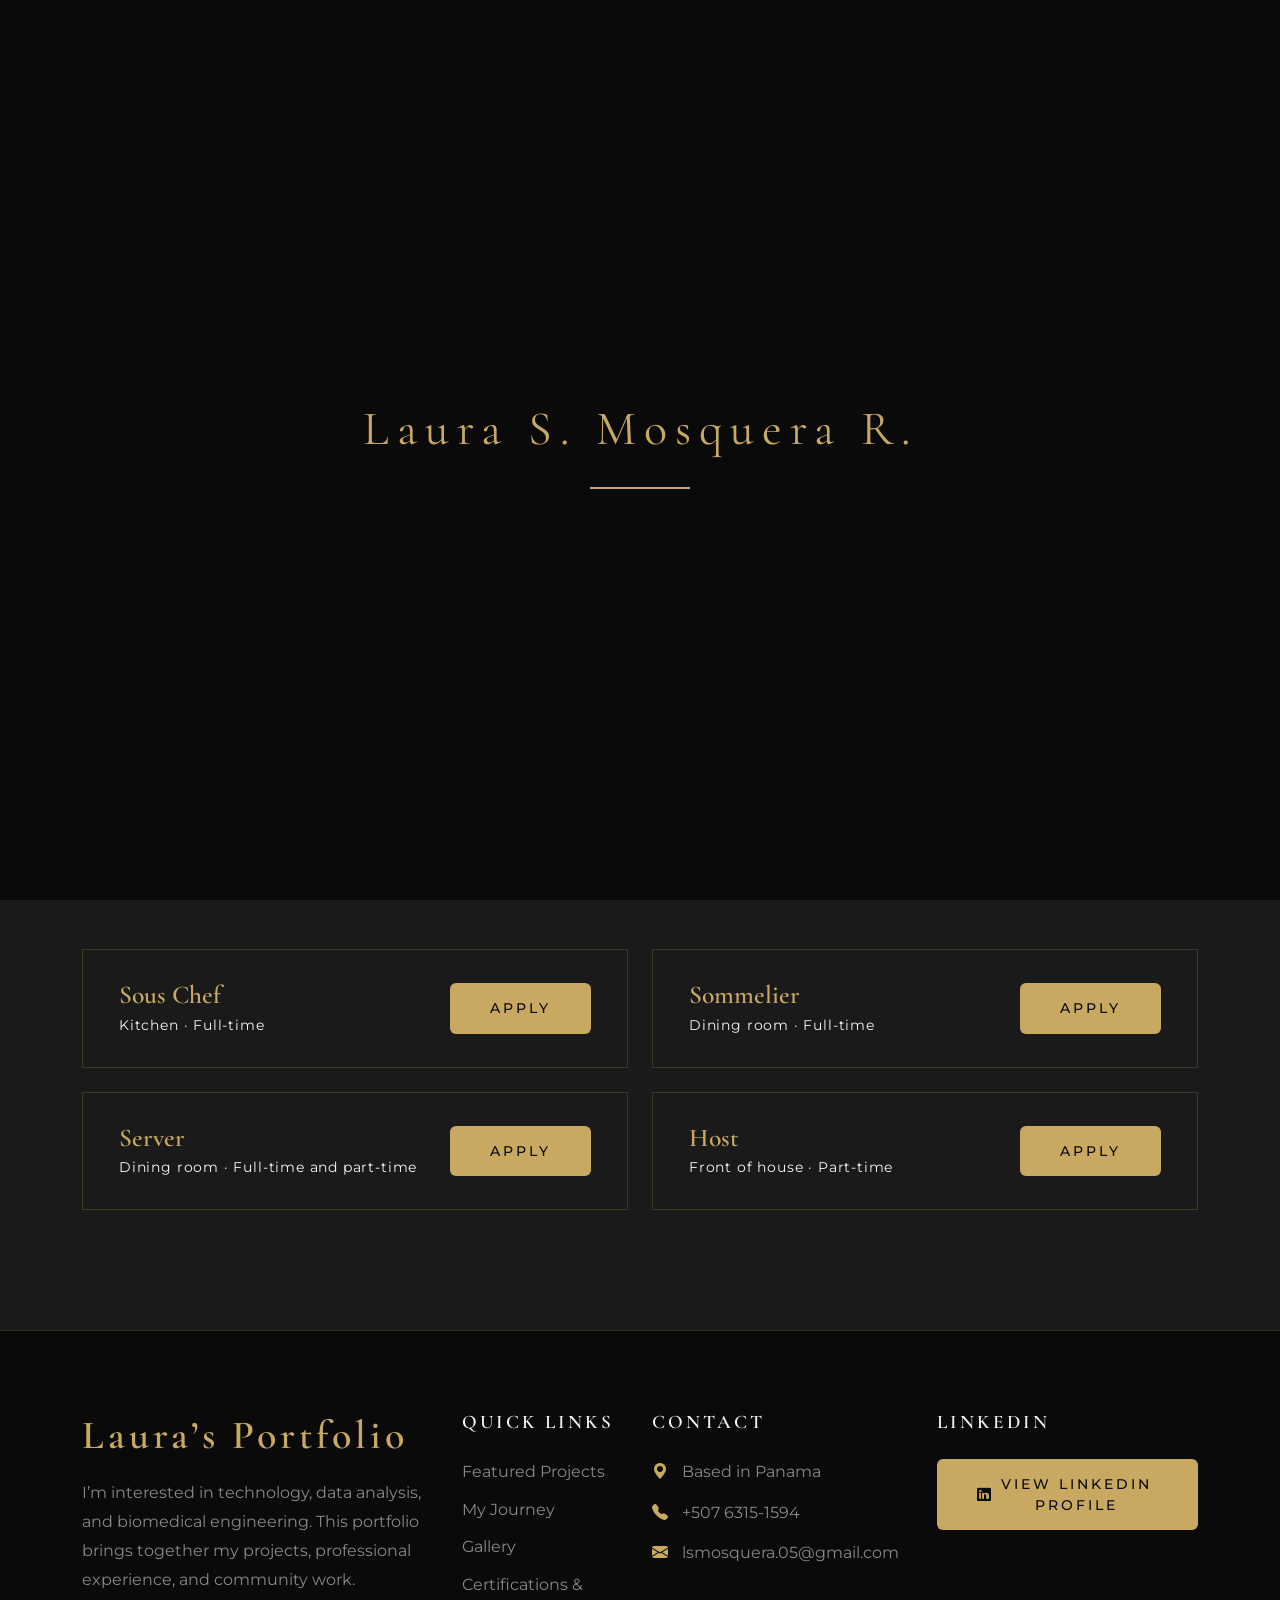
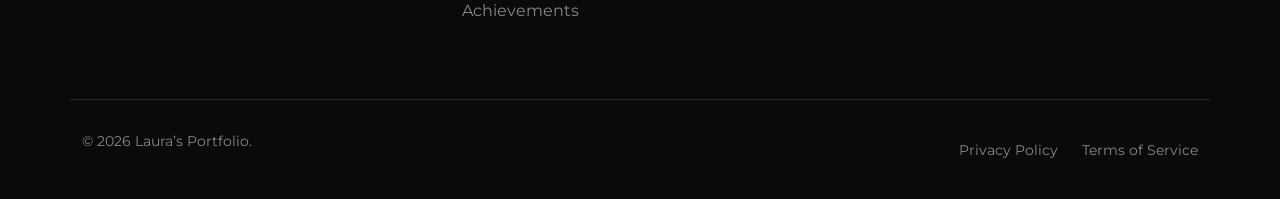
<file: xdrive.site/sites/AUREOLE/careers.html>
<!DOCTYPE html>
<html lang="en">

<!-- Mirrored from https://xdrive.site/sites/AUREOLE/careers.html by HTTrack Website Copier/3.x [XR&CO], Wed, 11 Nov 2026 15:54:44 GMT -->
<head>
    <meta charset="UTF-8">
    <meta name="viewport" content="width=device-width, initial-scale=1.0">
    <meta name="description" content="Work at AUREOLE. See open positions in our kitchen and dining room.">
    <link rel="canonical" href="https://www.your-domain.com/careers.html">
    <meta name="theme-color" content="#0a0a0a">
    <meta property="og:type" content="website">
    <meta property="og:site_name" content="AUREOLE">
    <meta property="og:title" content="Careers | AUREOLE">
    <meta property="og:description" content="Work at AUREOLE. See open positions in our kitchen and dining room.">
    <meta property="og:url" content="https://www.your-domain.com/careers.html">
    <meta property="og:image" content="https://images.unsplash.com/photo-1414235077428-338989a2e8c0?ixlib=rb-4.0.3&amp;auto=format&amp;fit=crop&amp;w=1200&amp;q=80">
    <meta name="twitter:card" content="summary_large_image">
    <title>Careers | AUREOLE</title>
    
    <link rel="icon" type="image/png" href="images/favicon.png">
    <link rel="preconnect" href="https://fonts.googleapis.com/">
    <link rel="preconnect" href="https://fonts.gstatic.com/" crossorigin>
    <link href="https://fonts.googleapis.com/css2?family=Cormorant+Garamond:wght@400;500;600;700&amp;family=Montserrat:wght@300;400;500;600&amp;display=swap" rel="stylesheet">
    <link href="../../../cdn.jsdelivr.net/npm/bootstrap%405.3.8/dist/css/bootstrap.min.css" rel="stylesheet" integrity="sha384-sRIl4kxILFvY47J16cr9ZwB07vP4J8+LH7qKQnuqkuIAvNWLzeN8tE5YBujZqJLB" crossorigin="anonymous">
    <link rel="stylesheet" href="../../../cdn.jsdelivr.net/npm/swiper%4011.1.14/swiper-bundle.min.css">
    <link href="../../../unpkg.com/aos%402.3.1/dist/aos.css" rel="stylesheet">
    <link rel="stylesheet" href="../../../cdn.jsdelivr.net/npm/bootstrap-icons%401.11.2/font/bootstrap-icons.css">
    <link rel="stylesheet" href="css/style.css">
</head>
<body>

    <div class="preloader">
        <div class="preloader-content">
            <div class="preloader-logo">Laura S. Mosquera R.</div>
            <div class="preloader-line"></div>
        </div>
    </div>

    <nav class="navbar navbar-expand-lg">
        <div class="container">
            <a class="navbar-brand" href="index.html">AUREOLE</a>
            <button class="navbar-toggler" type="button" data-bs-toggle="collapse" data-bs-target="#navbarNav">
                <span></span><span></span><span></span>
            </button>
            <div class="collapse navbar-collapse" id="navbarNav">
                <ul class="navbar-nav ms-auto align-items-center">
                    <li class="nav-item"><a class="nav-link" href="index.html">Home</a></li>
                    <li class="nav-item"><a class="nav-link" href="about.html">About</a></li>
                    <li class="nav-item"><a class="nav-link" href="menu.html">Menu</a></li>
                    <li class="nav-item"><a class="nav-link" href="gallery.html">Gallery</a></li>
                    <li class="nav-item"><a class="nav-link" href="blog.html">Blog</a></li>
                    <li class="nav-item"><a class="nav-link" href="contact.html">Contact</a></li>
                    <li class="nav-item ms-lg-3"><a href="reservations.html" class="btn btn-primary">Reservations</a></li>
                </ul>
            </div>
        </div>
    </nav>

    <section class="hero hero-compact">
        <div class="hero-bg" style="background: linear-gradient(rgba(10, 10, 10, 0.8), rgba(10, 10, 10, 0.9)), url('https://images.unsplash.com/photo-1414235077428-338989a2e8c0?ixlib=rb-4.0.3&amp;auto=format&amp;fit=crop&amp;w=1920&amp;q=80') center/cover no-repeat;"></div>
        <div class="hero-content">
            <p class="hero-subtitle">Join the Team</p>
            <h1 class="hero-title">Careers</h1>
        </div>
    </section>

    <section>
        <div class="container">
            <div class="text-center mb-5" data-aos="fade-up">
                <p class="section-subtitle">Join the Team</p>
                <h2 class="section-title">Open Positions</h2>
                <p class="section-lead">We look for people who care about craft and hospitality. Send your CV and a few lines about yourself to <a href="mailto:careers@aureole.com">careers@aureole.com</a>.</p>
            </div>
            <div class="row g-4">
                <div class="col-lg-6" data-aos="fade-up">
                    <div class="job-card">
                        <div>
                            <h3>Sous Chef</h3>
                            <p class="event-meta">Kitchen &middot; Full-time</p>
                        </div>
                        <a href="mailto:careers@aureole.com?subject=Application%20-%20Sous%20Chef" class="btn btn-primary">Apply</a>
                    </div>
                </div>
                <div class="col-lg-6" data-aos="fade-up">
                    <div class="job-card">
                        <div>
                            <h3>Sommelier</h3>
                            <p class="event-meta">Dining room &middot; Full-time</p>
                        </div>
                        <a href="mailto:careers@aureole.com?subject=Application%20-%20Sommelier" class="btn btn-primary">Apply</a>
                    </div>
                </div>
                <div class="col-lg-6" data-aos="fade-up">
                    <div class="job-card">
                        <div>
                            <h3>Server</h3>
                            <p class="event-meta">Dining room &middot; Full-time and part-time</p>
                        </div>
                        <a href="mailto:careers@aureole.com?subject=Application%20-%20Server" class="btn btn-primary">Apply</a>
                    </div>
                </div>
                <div class="col-lg-6" data-aos="fade-up">
                    <div class="job-card">
                        <div>
                            <h3>Host</h3>
                            <p class="event-meta">Front of house &middot; Part-time</p>
                        </div>
                        <a href="mailto:careers@aureole.com?subject=Application%20-%20Host" class="btn btn-primary">Apply</a>
                    </div>
                </div>
            </div>
        </div>
    </section>
 <!-- Portfolio Footer -->
<footer class="footer">
    <div class="container">
        <div class="row">
            <div class="col-lg-4 col-md-6 mb-4 mb-lg-0">
                <h3 class="footer-brand">Laura’s Portfolio</h3>
                <p class="footer-text">
                    I’m interested in technology, data analysis, and biomedical
                    engineering. This portfolio brings together my projects,
                    professional experience, and community work.
                </p>
            </div>

            <div class="col-lg-2 col-md-6 mb-4 mb-lg-0">
                <h4 class="footer-title">Quick Links</h4>
                <ul class="footer-links">
                    <li><a href="#specialties">Featured Projects</a></li>
                    <li><a href="#tasting">My Journey</a></li>
                    <li><a href="#gallery">Gallery</a></li>
                    <li><a href="#blog">Certifications &amp; Achievements</a></li>
                </ul>
            </div>

            <div class="col-lg-3 col-md-6 mb-4 mb-lg-0">
                <h4 class="footer-title">Contact</h4>
                <div class="footer-contact">
                    <p>
                        <i class="bi bi-geo-alt-fill" aria-hidden="true"></i>
                        Based in Panama
                    </p>
                    <p>
    <i class="bi bi-telephone-fill" aria-hidden="true"></i>
    <a href="tel:+50763151594">+507 6315-1594</a>
</p>
                    <p>
                        <i class="bi bi-envelope-fill" aria-hidden="true"></i>
                        <a href="#contact">lsmosquera.05@gmail.com</a>
                    </p>
                </div>
            </div>

          <div class="col-lg-3 col-md-6">
    <h4 class="footer-title">LinkedIn</h4>
    <a class="btn btn-primary"
       href="https://www.linkedin.com/in/laura-sofia-mosquera-rubio-261b18400/"
       target="_blank"
       rel="noopener noreferrer">
        <i class="bi bi-linkedin" aria-hidden="true"></i>
        View LinkedIn Profile
    </a>
</div>

        <div class="footer-bottom">
    <p class="footer-copy">&copy; 2026 Laura’s Portfolio.</p>
    <div>
        <a class="u6" href="privacy.html">Privacy Policy</a>
        <a class="u3" href="terms.html">Terms of Service</a>
    </div>
</div>
</footer>

    <script src="../../../cdn.jsdelivr.net/npm/bootstrap%405.3.8/dist/js/bootstrap.bundle.min.js" integrity="sha384-FKyoEForCGlyvwx9Hj09JcYn3nv7wiPVlz7YYwJrWVcXK/BmnVDxM+D2scQbITxI" crossorigin="anonymous"></script>
    <script src="../../../cdn.jsdelivr.net/npm/swiper%4011.1.14/swiper-bundle.min.js"></script>
    <script src="../../../unpkg.com/aos%402.3.1/dist/aos.js"></script>
    <script src="js/script.js"></script>
</body>

<!-- Mirrored from https://xdrive.site/sites/AUREOLE/careers.html by HTTrack Website Copier/3.x [XR&CO], Wed, 11 Nov 2026 15:54:44 GMT -->
</html>
</file>
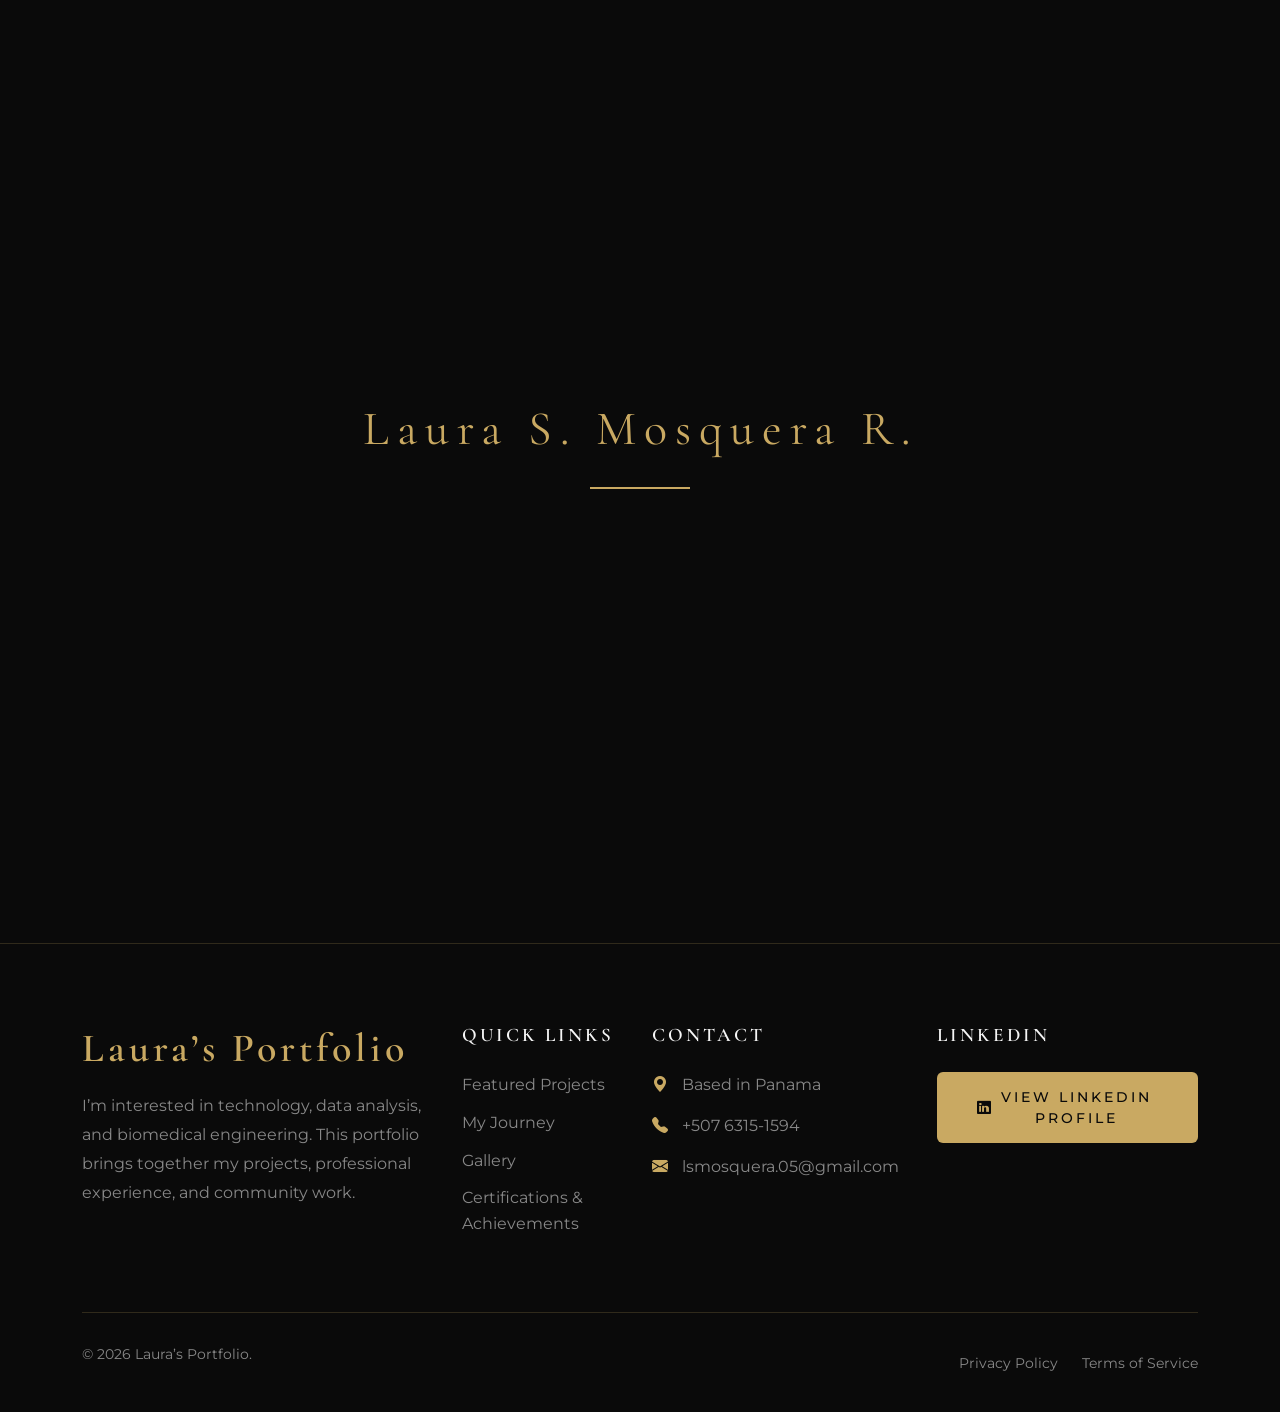
<file: xdrive.site/sites/AUREOLE/contact.html>
<!DOCTYPE html>
<html lang="en">

<!-- Mirrored from https://xdrive.site/sites/AUREOLE/contact.html by HTTrack Website Copier/3.x [XR&CO], Wed, 11 Nov 2026 15:54:44 GMT -->
<head>
    <meta charset="UTF-8">
    <meta name="viewport" content="width=device-width, initial-scale=1.0">
    <meta name="description" content="Contact AUREOLE restaurant. Find our location, hours, and get in touch with our team.">
    <link rel="canonical" href="https://www.your-domain.com/contact.html">
    <meta name="theme-color" content="#0a0a0a">
    <meta property="og:type" content="website">
    <meta property="og:site_name" content="AUREOLE">
    <meta property="og:title" content="Contact | AUREOLE">
    <meta property="og:description" content="Contact AUREOLE restaurant. Find our location, hours, and get in touch with our team.">
    <meta property="og:url" content="https://www.your-domain.com/contact.html">
    <meta property="og:image" content="https://images.unsplash.com/photo-1414235077428-338989a2e8c0?ixlib=rb-4.0.3&amp;auto=format&amp;fit=crop&amp;w=1200&amp;q=80">
    <meta name="twitter:card" content="summary_large_image">
    <title>Contact | AUREOLE</title>
    
    <link rel="icon" type="image/png" href="images/favicon.png">
    <link rel="preconnect" href="https://fonts.googleapis.com/">
    <link rel="preconnect" href="https://fonts.gstatic.com/" crossorigin>
    <link href="https://fonts.googleapis.com/css2?family=Cormorant+Garamond:wght@400;500;600;700&amp;family=Montserrat:wght@300;400;500;600&amp;display=swap" rel="stylesheet">
    <link href="../../../cdn.jsdelivr.net/npm/bootstrap%405.3.8/dist/css/bootstrap.min.css" rel="stylesheet" integrity="sha384-sRIl4kxILFvY47J16cr9ZwB07vP4J8+LH7qKQnuqkuIAvNWLzeN8tE5YBujZqJLB" crossorigin="anonymous">
    <link rel="stylesheet" href="../../../cdn.jsdelivr.net/npm/swiper%4011.1.14/swiper-bundle.min.css">
    <link href="../../../unpkg.com/aos%402.3.1/dist/aos.css" rel="stylesheet">
    <link rel="stylesheet" href="../../../cdn.jsdelivr.net/npm/bootstrap-icons%401.11.2/font/bootstrap-icons.css">
    <link rel="stylesheet" href="css/style.css">
</head>
<body>

    <div class="preloader">
        <div class="preloader-content">
            <div class="preloader-logo">Laura S. Mosquera R.</div>
            <div class="preloader-line"></div>
        </div>
    </div>

    <nav class="navbar navbar-expand-lg">
        <div class="container">
            <a class="navbar-brand" href="index.html">LAURA´S PORTFOLIO</a>
            <button class="navbar-toggler" type="button" data-bs-toggle="collapse" data-bs-target="#navbarNav">
                <span></span><span></span><span></span>
            </button>
            <div class="collapse navbar-collapse" id="navbarNav">
                <ul class="navbar-nav ms-auto align-items-center">
                    <li class="nav-item"><a class="nav-link" href="index.html">ABOUT ME</a></li>
                    <li class="nav-item"><a class="nav-link" href="about.html">INTERESTS</a></li>
                    <li class="nav-item"><a class="nav-link" href="menu.html">PROJECTS</a></li>
                    <li class="nav-item"><a class="nav-link" href="gallery.html">SKILLS</a></li>
                    <li class="nav-item"><a class="nav-link" href="blog.html">EXPERIENCE</a></li>
                    <li class="nav-item"><a class="nav-link active" href="contact.html">CONTACT</a></li>
                    <li class="nav-item ms-lg-3">
                        <a href="CV_LAURA.pdf" class="btn btn-primary" download>DOWNLOAD CV</a>
                    </li>
                </ul>
            </div>
        </div>
    </nav>
<section id="contact" aria-labelledby="contact-info-title">
            <div class="container">
                <div class="row g-4">
                    <div class="col-lg-4" data-aos="fade-right">
                        <div class="u53 h-100">
                            <h2 class="h3 u32" id="contact-info-title">
                                Contact Information
                            </h2>

                            <div class="mb-4 d-flex align-items-start u9">
                                <i class="bi bi-geo-alt-fill u22" aria-hidden="true"></i>
                                <div>
                                    <h3 class="h5 u23">Location</h3>
                                    <p class="u24">Based in Panama</p>
                                </div>
                            </div>

                            <div class="mb-4 d-flex align-items-start u9">
                                <i class="bi bi-telephone-fill u22" aria-hidden="true"></i>
                                <div>
                                    <h3 class="h5 u23">Phone</h3>
                                    <p class="u24">
                                        <a href="tel:+50763151594">+507 6315-1594</a>
                                    </p>
                                </div>
                            </div>

                                                    <div class="d-flex align-items-start u9">
                                <i class="bi bi-envelope-fill u22" aria-hidden="true"></i>
                                <div>
                                    <h3 class="h5 u23">Email</h3>
                                    <p class="u24">
                                        <a href="mailto:lsmosquera.05@gmail.com">
                                            lsmosquera.05@gmail.com
                                        </a>
                                    </p>
                                </div>
                            </div>

                            <img src="images/ialaura.png"
                                 alt="Laura Sofía Mosquera Rubio at her graduation"
                                 class="d-block w-100 mx-auto rounded mt-4"
                                 style="max-width: 280px; height: auto;"
                                 loading="lazy">
                        </div>
                    </div>

                    <div class="col-lg-8" data-aos="fade-left">
    <form id="contactForm" class="reservation-form u39 h-100" method="post">
        <h2 class="h3 u32">Send Me a Message</h2>

        <div class="row">
            <div class="col-md-6">
                <div class="form-group">
                    <label class="form-label" for="f-name-1">Your Name *</label>
                    <input id="f-name-1" class="form-control" type="text"
                           name="name" autocomplete="name" required>
                </div>
            </div>

            <div class="col-md-6">
                <div class="form-group">
                    <label class="form-label" for="f-email-2">Email Address *</label>
                    <input id="f-email-2" class="form-control" type="email"
                           name="email" autocomplete="email" required>
                </div>
            </div>
        </div>

        <div class="row">
            <div class="col-md-6">
                <div class="form-group">
                    <label class="form-label" for="f-phone-3">Phone Number (Optional)</label>
                    <input id="f-phone-3" class="form-control" type="tel"
                           name="phone" autocomplete="tel">
                </div>
            </div>

            <div class="col-md-6">
                <div class="form-group">
                    <label class="form-label" for="f-subject-4">Subject *</label>
                    <select id="f-subject-4" class="form-control" name="subject" required>
                        <option value="" disabled selected>Select a subject</option>
                        <option value="internship">Internship Opportunity</option>
                        <option value="collaboration">Project Collaboration</option>
                        <option value="general">General Inquiry</option>
                        <option value="other">Other</option>
                    </select>
                </div>
            </div>
        </div>

        <div class="form-group">
            <label class="form-label" for="f-message-5">Your Message *</label>
            <textarea id="f-message-5" class="form-control" name="message"
                      rows="6" required
                      placeholder="Tell me a little about why you’re reaching out."></textarea>
        </div>

        <button type="submit" class="btn btn-primary u58">
            <i class="bi bi-send u16" aria-hidden="true"></i>
            Send Message
        </button>
    </form>
</div>
        </section>
    </main>

    <footer class="footer">
        <div class="container">
            <div class="row">
                <div class="col-lg-4 col-md-6 mb-4 mb-lg-0">
                    <h3 class="footer-brand">Laura’s Portfolio</h3>
                    <p class="footer-text">
                        I’m interested in technology, data analysis, and biomedical
                        engineering. This portfolio brings together my projects,
                        professional experience, and community work.
                    </p>
                </div>

                <div class="col-lg-2 col-md-6 mb-4 mb-lg-0">
                    <h4 class="footer-title">Quick Links</h4>
                    <ul class="footer-links">
                        <li><a href="index.html#specialties">Featured Projects</a></li>
                        <li><a href="index.html#tasting">My Journey</a></li>
                        <li><a href="index.html#gallery">Gallery</a></li>
                        <li>
                            <a href="index.html#blog">Certifications &amp; Achievements</a>
                        </li>
                    </ul>
                </div>

                <div class="col-lg-3 col-md-6 mb-4 mb-lg-0">
                    <h4 class="footer-title">Contact</h4>
                    <div class="footer-contact">
                        <p>
                            <i class="bi bi-geo-alt-fill" aria-hidden="true"></i>
                            Based in Panama
                        </p>
                        <p>
                            <i class="bi bi-telephone-fill" aria-hidden="true"></i>
                            <a href="tel:+50763151594">+507 6315-1594</a>
                        </p>
                        <p>
                            <i class="bi bi-envelope-fill" aria-hidden="true"></i>
                            <a href="mailto:lsmosquera.05@gmail.com">
                                lsmosquera.05@gmail.com
                            </a>
                        </p>
                    </div>
                </div>

                <div class="col-lg-3 col-md-6">
                    <h4 class="footer-title">LinkedIn</h4>
                    <a class="btn btn-primary"
                       href="https://www.linkedin.com/in/laura-sofia-mosquera-rubio-261b18400/">
                        <i class="bi bi-linkedin" aria-hidden="true"></i>
                        View LinkedIn Profile
                    </a>
                </div>
            </div>

            <div class="footer-bottom">
                <p class="footer-copy">&copy; 2026 Laura’s Portfolio.</p>
                <div>
                    <a class="u6" href="privacy.html">Privacy Policy</a>
                    <a class="u3" href="terms.html">Terms of Service</a>
                </div>
            </div>
        </div>
    </footer>

    <script src="https://cdn.jsdelivr.net/npm/bootstrap@5.3.8/dist/js/bootstrap.bundle.min.js"></script>
    <script src="https://cdn.jsdelivr.net/npm/swiper@11.1.14/swiper-bundle.min.js"></script>
    <script src="https://unpkg.com/aos@2.3.1/dist/aos.js"></script>
    <script src="js/script.js"></script>
</body>

<!-- Mirrored from https://xdrive.site/sites/AUREOLE/contact.html by HTTrack Website Copier/3.x [XR&CO], Wed, 11 Nov 2026 15:54:44 GMT -->
</html>
</file>
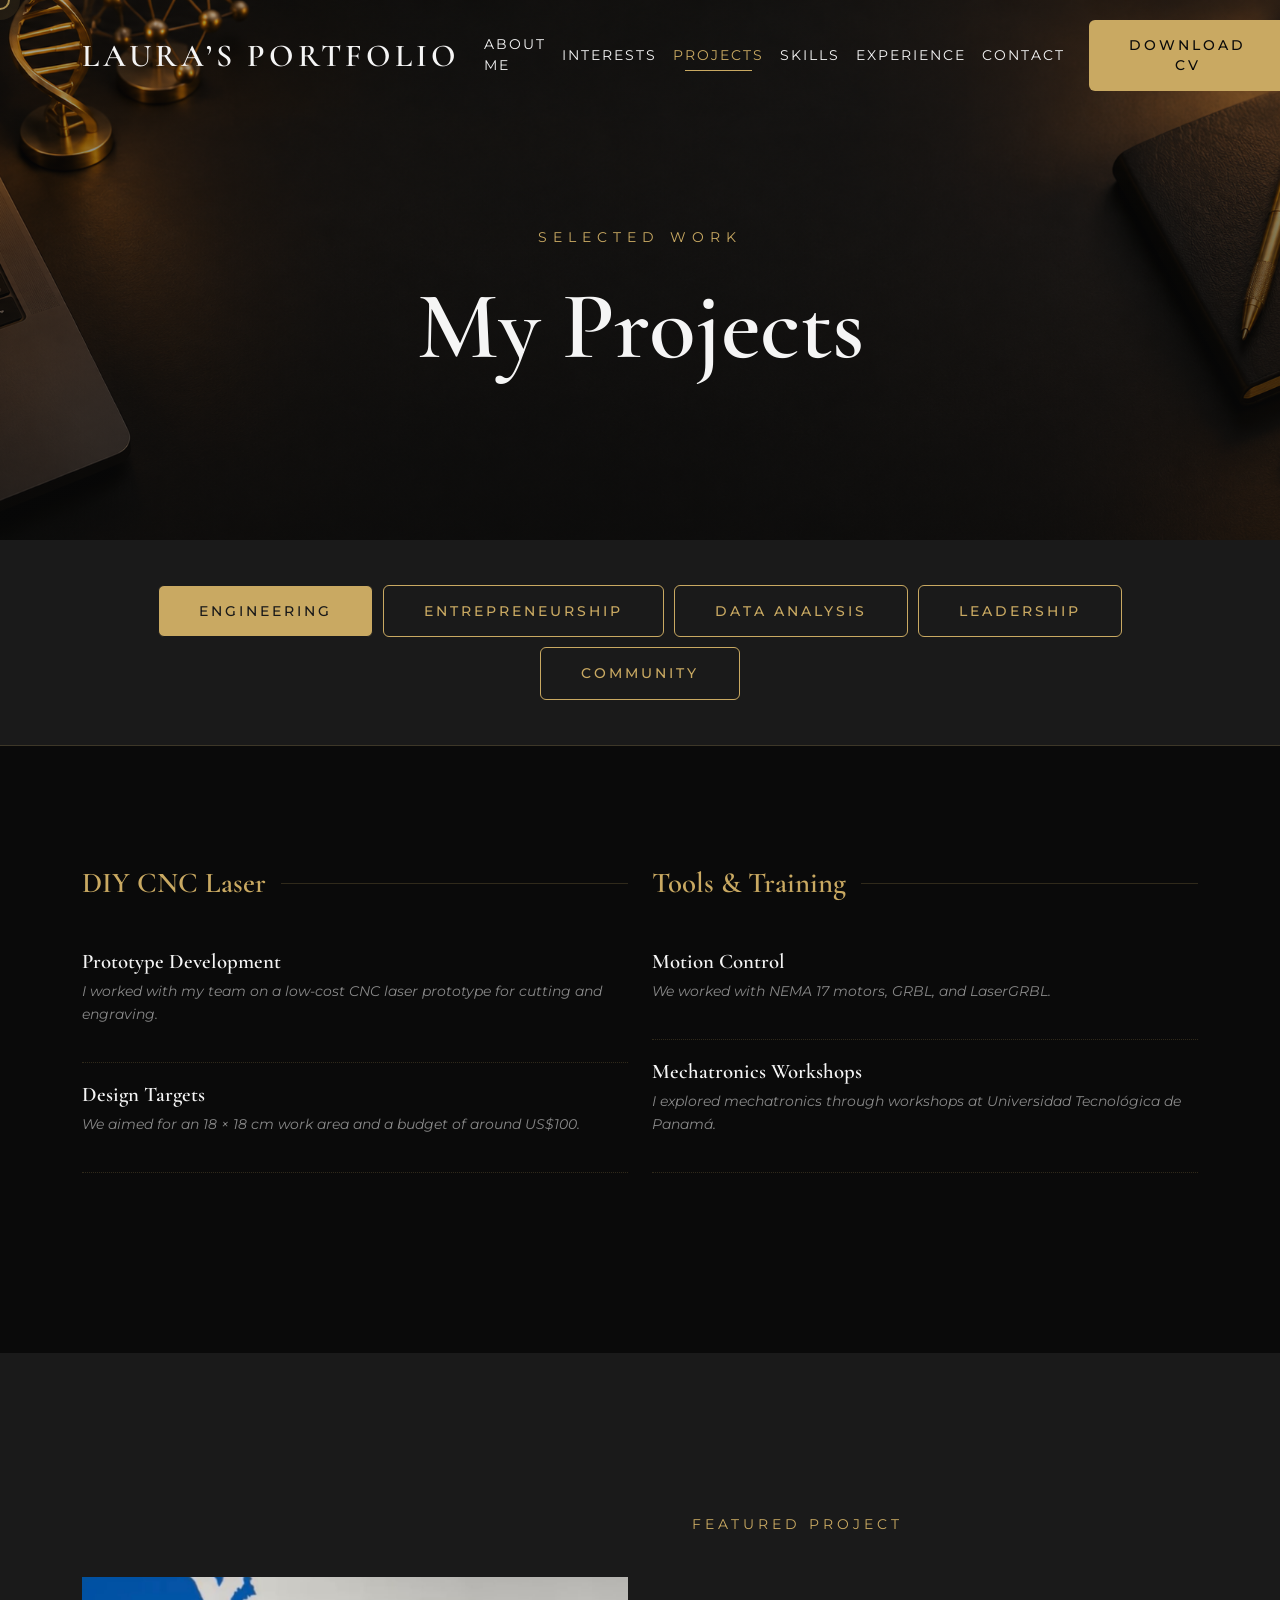
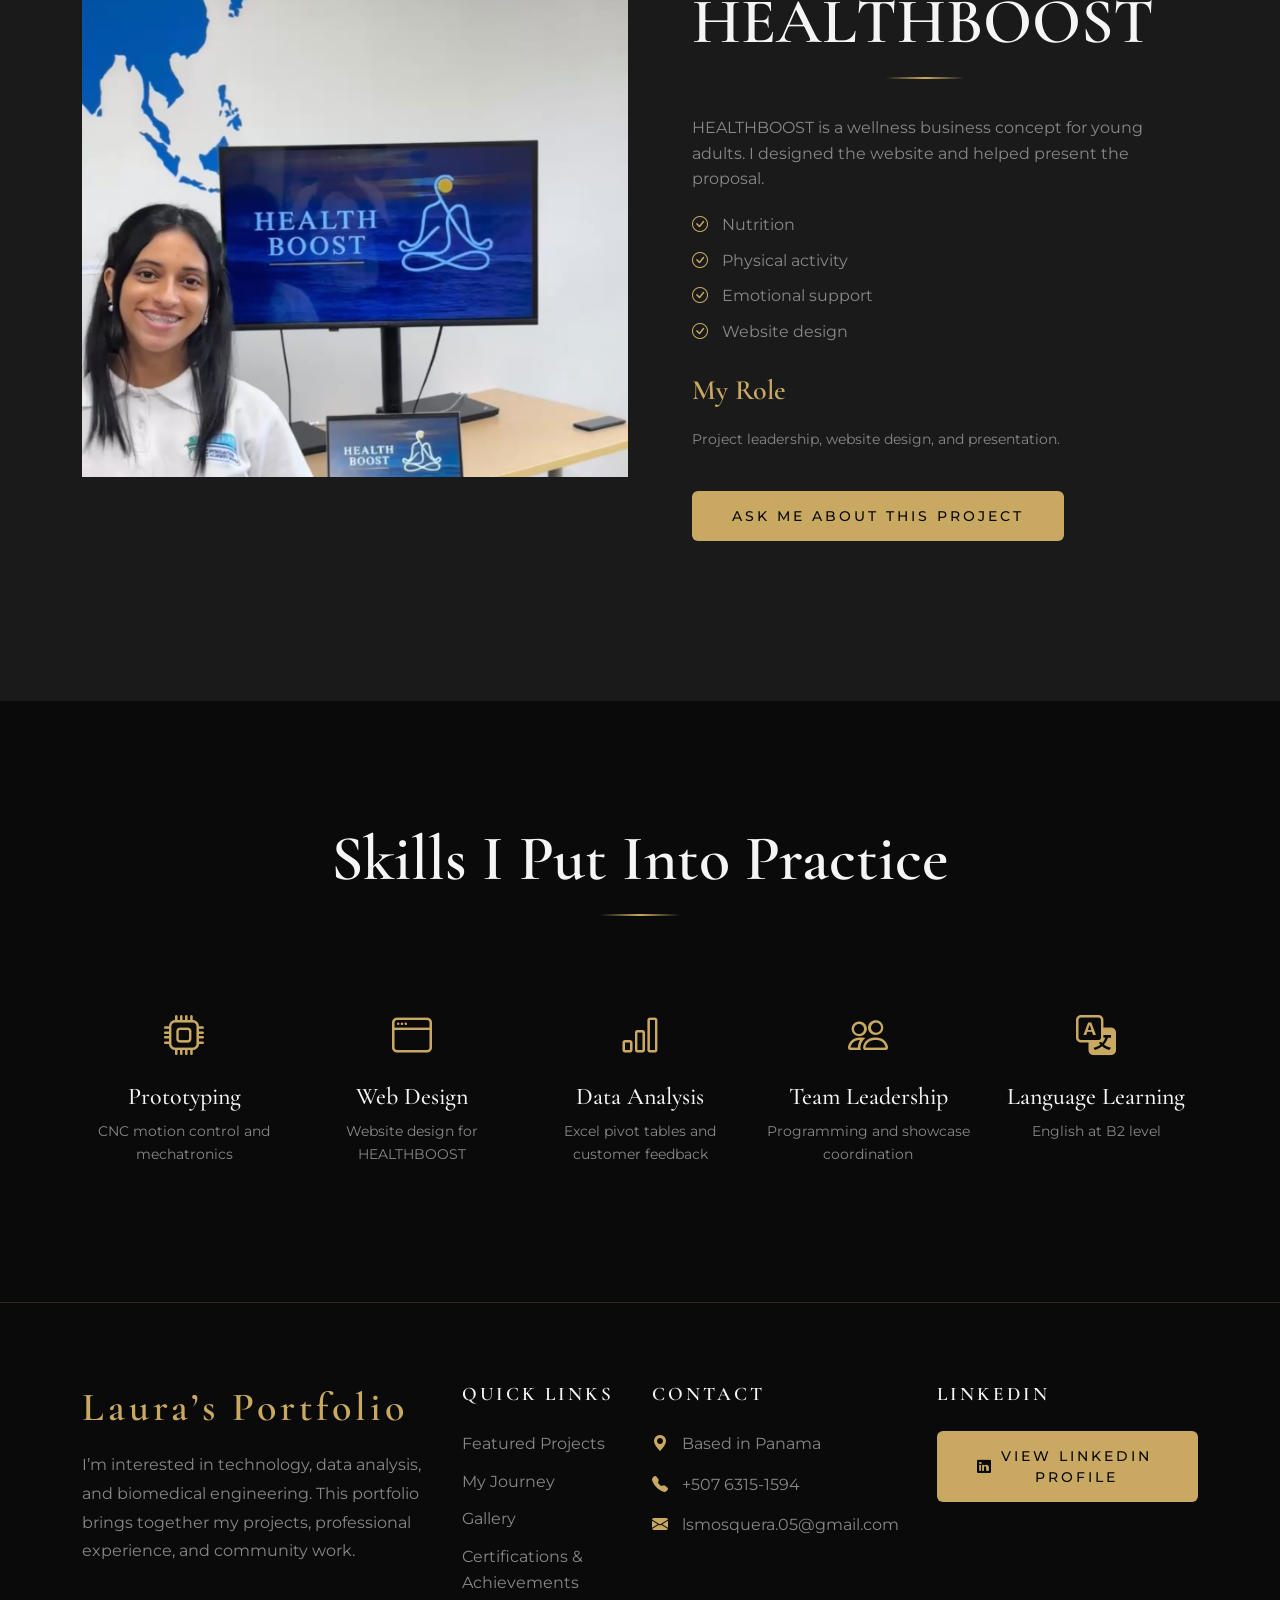
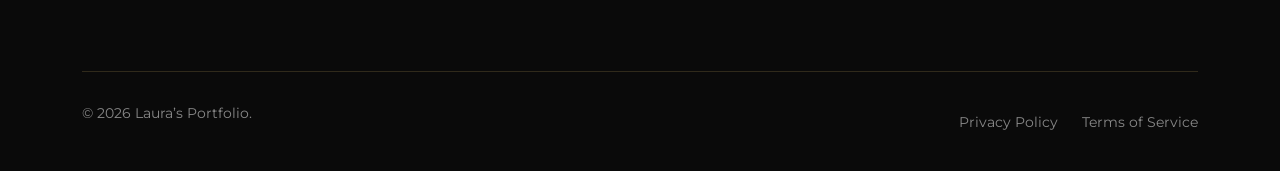
<file: xdrive.site/sites/AUREOLE/menu.html>
<!DOCTYPE html>
<html lang="en">
<head>
    <meta charset="UTF-8">
    <meta name="viewport" content="width=device-width, initial-scale=1.0">
    <meta name="theme-color" content="#0a0a0a">
    <meta name="description"
          content="Explore Laura Sofía Mosquera Rubio’s projects in engineering, entrepreneurship, data analysis, leadership, and community service.">

    <meta property="og:type" content="website">
    <meta property="og:site_name" content="Laura’s Portfolio">
    <meta property="og:title" content="Projects | Laura Sofía Mosquera Rubio">
    <meta property="og:description"
          content="Projects and practical experience by Laura Sofía Mosquera Rubio.">

    <title>Projects | Laura Sofía Mosquera Rubio</title>

    <link rel="icon" type="image/png" href="images/favicon.png">
    <link rel="preconnect" href="https://fonts.googleapis.com">
    <link rel="preconnect" href="https://fonts.gstatic.com" crossorigin>
    <link rel="stylesheet"
          href="https://fonts.googleapis.com/css2?family=Cormorant+Garamond:wght@400;500;600;700&amp;family=Montserrat:wght@300;400;500;600&amp;display=swap">
    <link rel="stylesheet"
          href="https://cdn.jsdelivr.net/npm/bootstrap@5.3.8/dist/css/bootstrap.min.css">
    <link rel="stylesheet"
          href="https://cdn.jsdelivr.net/npm/swiper@11.1.14/swiper-bundle.min.css">
    <link rel="stylesheet"
          href="https://unpkg.com/aos@2.3.1/dist/aos.css">
    <link rel="stylesheet"
          href="https://cdn.jsdelivr.net/npm/bootstrap-icons@1.11.2/font/bootstrap-icons.css">
    <link rel="stylesheet" href="css/style.css">
</head>

<body>
    <div class="preloader">
        <div class="preloader-content">
            <div class="preloader-logo">Laura S. Mosquera R.</div>
            <div class="preloader-line"></div>
        </div>
    </div>

    <nav class="navbar navbar-expand-lg" aria-label="Main navigation">
        <div class="container">
            <a class="navbar-brand" href="index.html">LAURA’S PORTFOLIO</a>

            <button class="navbar-toggler" type="button"
                    data-bs-toggle="collapse" data-bs-target="#navbarNav"
                    aria-controls="navbarNav" aria-expanded="false"
                    aria-label="Toggle navigation">
                <span></span><span></span><span></span>
            </button>

            <div class="collapse navbar-collapse" id="navbarNav">
                <ul class="navbar-nav ms-auto align-items-center">
                    <li class="nav-item"><a class="nav-link" href="index.html">ABOUT ME</a></li>
                    <li class="nav-item"><a class="nav-link" href="about.html">INTERESTS</a></li>
                    <li class="nav-item">
                        <a class="nav-link active" href="menu.html" aria-current="page">PROJECTS</a>
                    </li>
                    <li class="nav-item"><a class="nav-link" href="gallery.html">SKILLS</a></li>
                    <li class="nav-item"><a class="nav-link" href="blog.html">EXPERIENCE</a></li>
                    <li class="nav-item"><a class="nav-link" href="contact.html">CONTACT</a></li>
                    <li class="nav-item ms-lg-3">
                        <a class="btn btn-primary" href="CV_LAURA.pdf" download>DOWNLOAD CV</a>
                    </li>
                </ul>
            </div>
        </div>
    </nav>

    <main>
        <!-- Page banner -->
        <section class="hero u36" aria-labelledby="projects-title">
            <div class="hero-bg" aria-hidden="true"
                 style="background: linear-gradient(rgba(10, 10, 10, 0.35), rgba(10, 10, 10, 0.7)), url('images/banner.png') center / cover no-repeat;">
            </div>
            <div class="hero-content u10">
                <p class="hero-subtitle">Selected Work</p>
                <h1 class="hero-title" id="projects-title">My Projects</h1>
            </div>
        </section>

        <!-- Project tabs -->
        <section class="u65">
            <div class="container">
                <div class="row">
                    <div class="col-12">
                        <ul class="nav nav-pills justify-content-center flex-wrap"
                            id="menuTab" role="tablist" aria-label="Project categories">
                            <li class="nav-item" role="presentation">
                                <button class="nav-link active btn btn-outline u18"
                                        id="appetizers-tab" data-bs-toggle="pill"
                                        data-bs-target="#appetizers" type="button"
                                        role="tab" aria-controls="appetizers"
                                        aria-selected="true">Engineering</button>
                            </li>
                            <li class="nav-item" role="presentation">
                                <button class="nav-link btn btn-outline u18"
                                        id="mains-tab" data-bs-toggle="pill"
                                        data-bs-target="#mains" type="button"
                                        role="tab" aria-controls="mains"
                                        aria-selected="false">Entrepreneurship</button>
                            </li>
                            <li class="nav-item" role="presentation">
                                <button class="nav-link btn btn-outline u18"
                                        id="seafood-tab" data-bs-toggle="pill"
                                        data-bs-target="#seafood" type="button"
                                        role="tab" aria-controls="seafood"
                                        aria-selected="false">Data Analysis</button>
                            </li>
                            <li class="nav-item" role="presentation">
                                <button class="nav-link btn btn-outline u18"
                                        id="desserts-tab" data-bs-toggle="pill"
                                        data-bs-target="#desserts" type="button"
                                        role="tab" aria-controls="desserts"
                                        aria-selected="false">Leadership</button>
                            </li>
                            <li class="nav-item" role="presentation">
                                <button class="nav-link btn btn-outline u18"
                                        id="wine-tab" data-bs-toggle="pill"
                                        data-bs-target="#wine" type="button"
                                        role="tab" aria-controls="wine"
                                        aria-selected="false">Community</button>
                            </li>
                        </ul>
                    </div>
                </div>
            </div>
        </section>

        <!-- Project details -->
        <section class="u66" aria-label="Project details">
            <div class="container">
                <div class="tab-content" id="menuTabContent">

                    <!-- Engineering -->
                    <div class="tab-pane fade show active" id="appetizers"
                         role="tabpanel" aria-labelledby="appetizers-tab" tabindex="0">
                        <div class="row">
                            <div class="col-lg-6">
                                <div class="menu-category">
                                    <h3 class="menu-category-title">DIY CNC Laser</h3>

                                    <!-- Optional: add a photo of your CNC prototype here -->

                                    <div class="menu-item">
                                        <div class="menu-item-info">
                                            <h4>Prototype Development</h4>
                                            <p>I worked with my team on a low-cost CNC laser prototype for cutting and engraving.</p>
                                        </div>
                                    </div>
                                    <div class="menu-item">
                                        <div class="menu-item-info">
                                            <h4>Design Targets</h4>
                                            <p>We aimed for an 18 × 18 cm work area and a budget of around US$100.</p>
                                        </div>
                                    </div>
                                </div>
                            </div>

                            <div class="col-lg-6">
                                <div class="menu-category">
                                    <h3 class="menu-category-title">Tools &amp; Training</h3>

                                    <div class="menu-item">
                                        <div class="menu-item-info">
                                            <h4>Motion Control</h4>
                                            <p>We worked with NEMA 17 motors, GRBL, and LaserGRBL.</p>
                                        </div>
                                    </div>
                                    <div class="menu-item">
                                        <div class="menu-item-info">
                                            <h4>Mechatronics Workshops</h4>
                                            <p>I explored mechatronics through workshops at Universidad Tecnológica de Panamá.</p>
                                        </div>
                                    </div>
                                </div>
                            </div>
                        </div>
                    </div>

                    <!-- Entrepreneurship -->
                    <div class="tab-pane fade" id="mains"
                         role="tabpanel" aria-labelledby="mains-tab" tabindex="0">
                        <div class="row">
                            <div class="col-lg-6">
                                <div class="menu-category">
                                    <h3 class="menu-category-title">HEALTHBOOST</h3>

                                    <div class="menu-item">
                                        <div class="menu-item-info">
                                            <h4>Wellness Business Proposal</h4>
                                            <p>Our team developed a wellness concept for young adults that combines nutrition, physical activity, and emotional support.</p>
                                        </div>
                                    </div>
                                    <div class="menu-item">
                                        <div class="menu-item-info">
                                            <h4>My Role</h4>
                                            <p>I took on leadership responsibilities, designed the website, and helped present our proposal.</p>
                                        </div>
                                    </div>
                                </div>
                            </div>

                            <div class="col-lg-6">
                                <div class="menu-category">
                                    <h3 class="menu-category-title">Embroidery Business</h3>

                                    <!-- Optional: add a photo of your embroidery here -->

                                    <div class="menu-item">
                                        <div class="menu-item-info">
                                            <h4>My Embroidery Work</h4>
                                            <p>I run my own embroidery business and create embroidered pieces.</p>
                                        </div>
                                    </div>
                                </div>
                            </div>
                        </div>
                    </div>

                    <!-- Data Analysis -->
                    <div class="tab-pane fade" id="seafood"
                         role="tabpanel" aria-labelledby="seafood-tab" tabindex="0">
                        <div class="row">
                            <div class="col-lg-6">
                                <div class="menu-category">
                                    <h3 class="menu-category-title">BYD LATAM Internship</h3>

                                    <!-- Optional: add your BYD team photo here -->

                                    <div class="menu-item">
                                        <div class="menu-item-info">
                                            <h4>Customer Satisfaction Analysis</h4>
                                            <p>I supported the analysis of Net Promoter Score (NPS) during my internship.</p>
                                        </div>
                                    </div>
                                    <div class="menu-item">
                                        <div class="menu-item-info">
                                            <h4>Excel Pivot Tables</h4>
                                            <p>I created and used pivot tables to summarize information for the team.</p>
                                        </div>
                                    </div>
                                </div>
                            </div>

                            <div class="col-lg-6">
                                <div class="menu-category">
                                    <h3 class="menu-category-title">Data &amp; Records</h3>

                                    <div class="menu-item">
                                        <div class="menu-item-info">
                                            <h4>Database Organization</h4>
                                            <p>I helped organize databases and administrative documents.</p>
                                        </div>
                                    </div>
                                    <div class="menu-item">
                                        <div class="menu-item-info">
                                            <h4>Administrative Support</h4>
                                            <p>I assisted with inventory records, invoices, and order requests.</p>
                                        </div>
                                    </div>
                                </div>
                            </div>
                        </div>
                    </div>

                    <!-- Leadership -->
                    <div class="tab-pane fade" id="desserts"
                         role="tabpanel" aria-labelledby="desserts-tab" tabindex="0">
                        <div class="row">
                            <div class="col-lg-6">
                                <div class="menu-category">
                                    <h3 class="menu-category-title">Technology Showcase</h3>

                                    <!-- Optional: add your technology showcase photo here -->

                                    <div class="menu-item">
                                        <div class="menu-item-info">
                                            <h4>Programming Department</h4>
                                            <p>I led the programming department and helped organize the team’s work.</p>
                                        </div>
                                    </div>
                                    <div class="menu-item">
                                        <div class="menu-item-info">
                                            <h4>Project Coordination</h4>
                                            <p>I coordinated projects for a student technology showcase.</p>
                                        </div>
                                    </div>
                                </div>
                            </div>

                            <div class="col-lg-6">
                                <div class="menu-category">
                                    <h3 class="menu-category-title">Jóvenes Líderes</h3>

                                    <div class="menu-item">
                                        <div class="menu-item-info">
                                            <h4>MEDUCA Youth Leadership Program</h4>
                                            <p>I participated in the program in 2024.</p>
                                        </div>
                                    </div>
                                    <div class="menu-item">
                                        <div class="menu-item-info">
                                            <h4>Student Learning Activities</h4>
                                            <p>I helped with activities for students at different grade levels.</p>
                                        </div>
                                    </div>
                                </div>
                            </div>
                        </div>
                    </div>

                    <!-- Community -->
                    <div class="tab-pane fade" id="wine"
                         role="tabpanel" aria-labelledby="wine-tab" tabindex="0">
                        <div class="row">
                            <div class="col-lg-6">
                                <div class="menu-category">
                                    <h3 class="menu-category-title">TECHO Panamá</h3>

                                    <!-- Optional: add your TECHO photo here -->

                                    <div class="menu-item">
                                        <div class="menu-item-info">
                                            <h4>Volunteer Homebuilding</h4>
                                            <p>I joined other volunteers to help build homes for families in Panama.</p>
                                        </div>
                                    </div>
                                </div>
                            </div>

                            <div class="col-lg-6">
                                <div class="menu-category">
                                    <h3 class="menu-category-title">Community Service</h3>

                                    <div class="menu-item">
                                        <div class="menu-item-info">
                                            <h4>Hogar Ecoeduca</h4>
                                            <p>I took part in environmental education and recycling activities.</p>
                                        </div>
                                    </div>
                                    <div class="menu-item">
                                        <div class="menu-item-info">
                                            <h4>SERVIPABC</h4>
                                            <p>I received first aid training and participated in community support activities.</p>
                                        </div>
                                    </div>
                                </div>
                            </div>
                        </div>
                    </div>

                </div>
            </div>
        </section>

        <!-- Featured Project -->
        <section class="u12" aria-labelledby="healthboost-title">
            <div class="container">
                <div class="row align-items-center">
                    <div class="col-lg-6" data-aos="fade-right">
                        <img class="u15" src="images/HEALTHBOOST.jpg"
                             alt="Screenshot of the HEALTHBOOST website"
                             style="width: 100%; height: auto; max-height: 500px; object-fit: contain;"
                             loading="lazy" decoding="async">
                    </div>

                    <div class="col-lg-6" data-aos="fade-left">
                        <div class="u37">
                            <p class="section-subtitle text-start">Featured Project</p>
                            <h2 class="section-title text-start" id="healthboost-title">HEALTHBOOST</h2>
                            <p class="u40">
                                HEALTHBOOST is a wellness business concept for young adults.
                                I designed the website and helped present the proposal.
                            </p>

                            <ul class="u67">
                                <li class="u2"><i class="bi bi-check-circle u5" aria-hidden="true"></i> Nutrition</li>
                                <li class="u2"><i class="bi bi-check-circle u5" aria-hidden="true"></i> Physical activity</li>
                                <li class="u2"><i class="bi bi-check-circle u5" aria-hidden="true"></i> Emotional support</li>
                                <li class="u2"><i class="bi bi-check-circle u5" aria-hidden="true"></i> Website design</li>
                            </ul>

                            <h3 class="u68">My Role</h3>
                            <p class="u69">Project leadership, website design, and presentation.</p>
                            <a href="contact.html" class="btn btn-primary mt-4">Ask Me About This Project</a>
                        </div>
                    </div>
                </div>
            </div>
        </section>

        <!-- Skills -->
        <section aria-labelledby="project-skills-title">
            <div class="container text-center">
                <h2 class="section-title" id="project-skills-title" data-aos="fade-up">
                    Skills I Put Into Practice
                </h2>

                <div class="row row-cols-1 row-cols-sm-2 row-cols-lg-5 g-4 mt-5">
                    <div class="col" data-aos="fade-up" data-aos-delay="200">
                        <i class="bi bi-cpu u8" aria-hidden="true"></i>
                        <h3 class="h4 u26">Prototyping</h3>
                        <p class="u7">CNC motion control and mechatronics</p>
                    </div>

                    <div class="col" data-aos="fade-up" data-aos-delay="300">
                        <i class="bi bi-window u8" aria-hidden="true"></i>
                        <h3 class="h4 u26">Web Design</h3>
                        <p class="u7">Website design for HEALTHBOOST</p>
                    </div>

                    <div class="col" data-aos="fade-up" data-aos-delay="400">
                        <i class="bi bi-bar-chart u8" aria-hidden="true"></i>
                        <h3 class="h4 u26">Data Analysis</h3>
                        <p class="u7">Excel pivot tables and customer feedback</p>
                    </div>

                    <div class="col" data-aos="fade-up" data-aos-delay="500">
                        <i class="bi bi-people u8" aria-hidden="true"></i>
                        <h3 class="h4 u26">Team Leadership</h3>
                        <p class="u7">Programming and showcase coordination</p>
                    </div>

                    <div class="col" data-aos="fade-up" data-aos-delay="600">
                        <i class="bi bi-translate u8" aria-hidden="true"></i>
                        <h3 class="h4 u26">Language Learning</h3>
                        <p class="u7">English at B2 level</p>
                    </div>
                </div>
            </div>
        </section>
    </main>

    <footer class="footer">
        <div class="container">
            <div class="row">
                <div class="col-lg-4 col-md-6 mb-4 mb-lg-0">
                    <h3 class="footer-brand">Laura’s Portfolio</h3>
                    <p class="footer-text">
                        I’m interested in technology, data analysis, and biomedical
                        engineering. This portfolio brings together my projects,
                        professional experience, and community work.
                    </p>
                </div>

                <div class="col-lg-2 col-md-6 mb-4 mb-lg-0">
                    <h4 class="footer-title">Quick Links</h4>
                    <ul class="footer-links">
                        <li><a href="index.html#specialties">Featured Projects</a></li>
                        <li><a href="index.html#tasting">My Journey</a></li>
                        <li><a href="index.html#gallery">Gallery</a></li>
                        <li><a href="index.html#blog">Certifications &amp; Achievements</a></li>
                    </ul>
                </div>

                <div class="col-lg-3 col-md-6 mb-4 mb-lg-0">
                    <h4 class="footer-title">Contact</h4>
                    <div class="footer-contact">
                        <p>
                            <i class="bi bi-geo-alt-fill" aria-hidden="true"></i>
                            Based in Panama
                        </p>
                        <p>
                            <i class="bi bi-telephone-fill" aria-hidden="true"></i>
                            <a href="tel:+50763151594">+507 6315-1594</a>
                        </p>
                        <p>
                            <i class="bi bi-envelope-fill" aria-hidden="true"></i>
                            <a href="mailto:lsmosquera.05@gmail.com">lsmosquera.05@gmail.com</a>
                        </p>
                    </div>
                </div>

                <div class="col-lg-3 col-md-6">
                    <h4 class="footer-title">LinkedIn</h4>
                    <a class="btn btn-primary"
                       href="https://www.linkedin.com/in/laura-sofia-mosquera-rubio-261b18400/"
                       target="_blank" rel="noopener noreferrer">
                        <i class="bi bi-linkedin" aria-hidden="true"></i>
                        View LinkedIn Profile
                    </a>
                </div>
            </div>

            <div class="footer-bottom">
                <p class="footer-copy">&copy; 2026 Laura’s Portfolio.</p>
                <div>
                    <a class="u6" href="privacy.html">Privacy Policy</a>
                    <a class="u3" href="terms.html">Terms of Service</a>
                </div>
            </div>
        </div>
    </footer>

    <script src="https://cdn.jsdelivr.net/npm/bootstrap@5.3.8/dist/js/bootstrap.bundle.min.js"></script>
    <script src="https://cdn.jsdelivr.net/npm/swiper@11.1.14/swiper-bundle.min.js"></script>
    <script src="https://unpkg.com/aos@2.3.1/dist/aos.js"></script>
    <script src="js/script.js"></script>
</body>
</html>
</file>
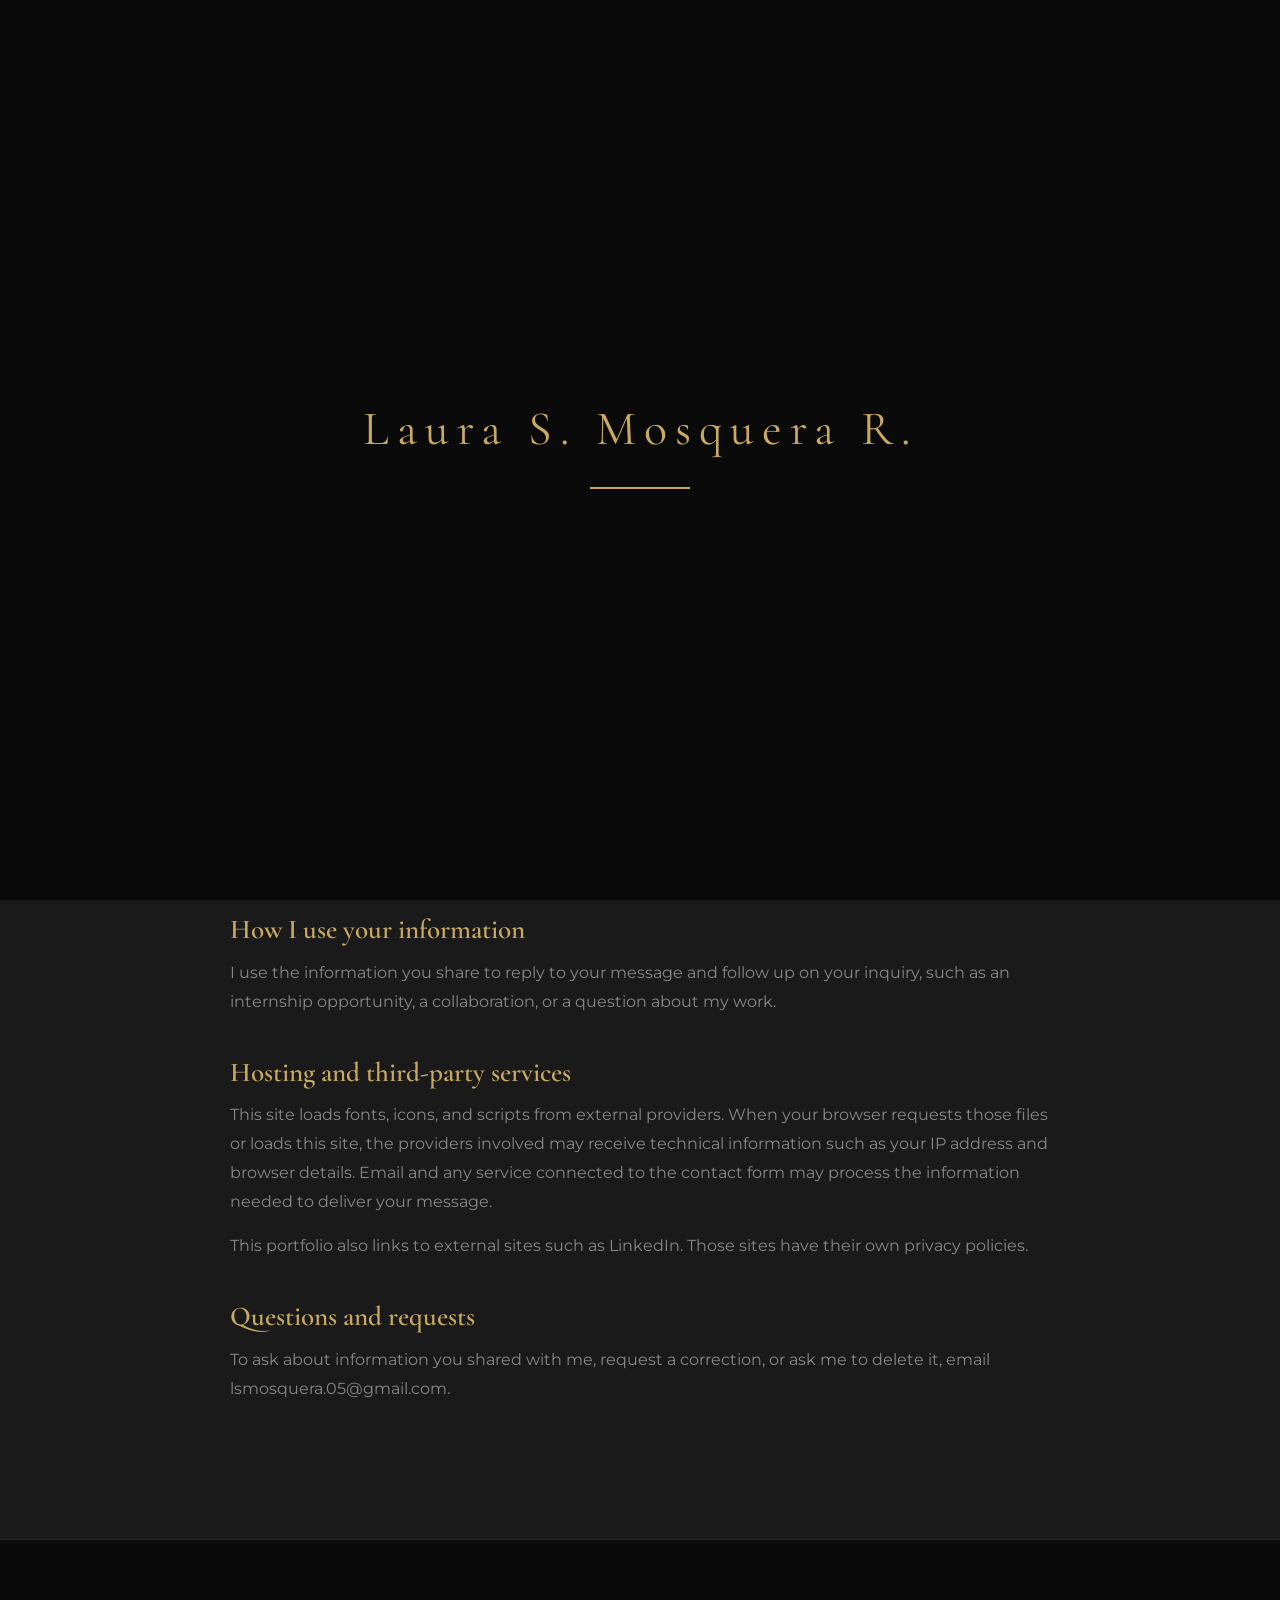
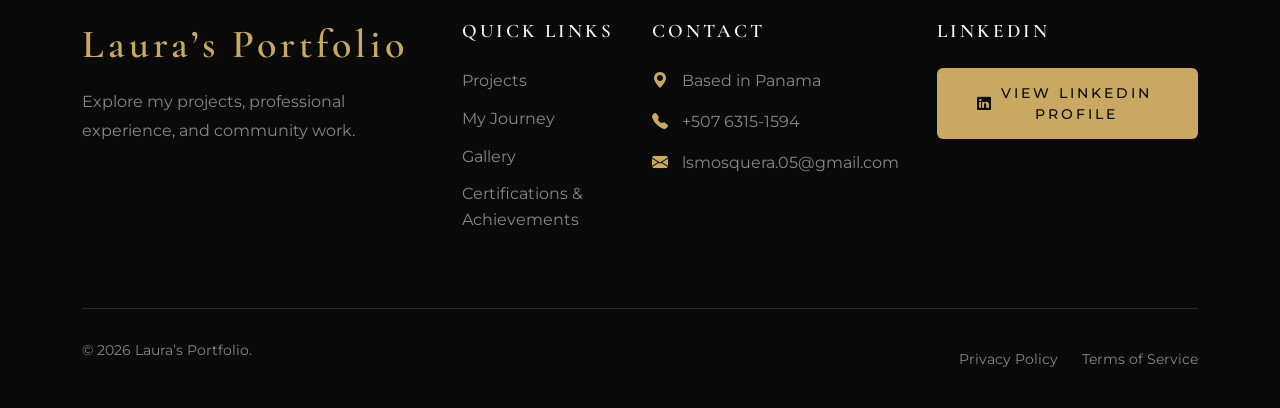
<file: xdrive.site/sites/AUREOLE/privacy.html>
<!DOCTYPE html>
<html lang="en">
<head>
    <meta charset="UTF-8">
    <meta name="viewport" content="width=device-width, initial-scale=1">
    <meta name="theme-color" content="#0a0a0a">
    <meta name="description"
          content="Learn how Laura Sofía Mosquera Rubio handles information shared through her portfolio website.">

    <meta property="og:type" content="website">
    <meta property="og:site_name" content="Laura’s Portfolio">
    <meta property="og:title" content="Privacy Policy | Laura Sofía Mosquera Rubio">
    <meta property="og:description"
          content="How information shared through Laura’s portfolio website is handled.">

    <title>Privacy Policy | Laura Sofía Mosquera Rubio</title>

    <link rel="icon" type="image/png" href="images/favicon.png">
    <link rel="preconnect" href="https://fonts.googleapis.com">
    <link rel="preconnect" href="https://fonts.gstatic.com" crossorigin>
    <link rel="stylesheet"
          href="https://fonts.googleapis.com/css2?family=Cormorant+Garamond:wght@400;500;600;700&amp;family=Montserrat:wght@300;400;500;600&amp;display=swap">
    <link rel="stylesheet"
          href="https://cdn.jsdelivr.net/npm/bootstrap@5.3.8/dist/css/bootstrap.min.css">
    <link rel="stylesheet"
          href="https://cdn.jsdelivr.net/npm/swiper@11.1.14/swiper-bundle.min.css">
    <link rel="stylesheet" href="https://unpkg.com/aos@2.3.1/dist/aos.css">
    <link rel="stylesheet"
          href="https://cdn.jsdelivr.net/npm/bootstrap-icons@1.11.2/font/bootstrap-icons.css">
    <link rel="stylesheet" href="css/style.css">
</head>

<body>
    <div class="preloader">
        <div class="preloader-content">
            <div class="preloader-logo">Laura S. Mosquera R.</div>
            <div class="preloader-line"></div>
        </div>
    </div>

    <nav class="navbar navbar-expand-lg" aria-label="Main navigation">
        <div class="container">
            <a class="navbar-brand" href="index.html">LAURA’S PORTFOLIO</a>

            <button class="navbar-toggler" type="button"
                    data-bs-toggle="collapse" data-bs-target="#navbarNav"
                    aria-controls="navbarNav" aria-expanded="false"
                    aria-label="Toggle navigation">
                <span></span><span></span><span></span>
            </button>

            <div class="collapse navbar-collapse" id="navbarNav">
                <ul class="navbar-nav ms-auto align-items-center">
                    <li class="nav-item"><a class="nav-link" href="index.html">ABOUT ME</a></li>
                    <li class="nav-item"><a class="nav-link" href="about.html">INTERESTS</a></li>
                    <li class="nav-item"><a class="nav-link" href="menu.html">PROJECTS</a></li>
                    <li class="nav-item"><a class="nav-link" href="gallery.html">SKILLS</a></li>
                    <li class="nav-item"><a class="nav-link" href="blog.html">EXPERIENCE</a></li>
                    <li class="nav-item"><a class="nav-link" href="contact.html">CONTACT</a></li>
                    <li class="nav-item ms-lg-3">
                        <a class="btn btn-primary" href="CV_LAURA.pdf" download>DOWNLOAD CV</a>
                    </li>
                </ul>
            </div>
        </div>
    </nav>

    <main>
        <section class="hero hero-compact" aria-labelledby="privacy-title">
            <div class="hero-bg" aria-hidden="true"
                 style="background: linear-gradient(rgba(10, 10, 10, 0.35), rgba(10, 10, 10, 0.65)), url('images/banner.png') center / cover no-repeat;">
            </div>
            <div class="hero-content">
                <h1 class="hero-title" id="privacy-title">Privacy Policy</h1>
            </div>
        </section>

        <section aria-label="Privacy policy details">
            <div class="container">
                <div class="legal-content">
                    <p class="legal-updated">
                        Last updated: <time datetime="2026-11-22">November 22, 2026</time>
                    </p>
                    <p>
                        I’m Laura Sofía Mosquera Rubio. This policy explains how I handle
                        information you choose to share when you contact me through my
                        personal portfolio.
                    </p>

                    <h2>Information you share</h2>
                    <p>
                        If you use the contact form, the information you submit can include
                        your name, email address, optional phone number, subject, and message.
                        If you email me directly, I receive your email address and whatever
                        information you include in your message.
                    </p>

                    <h2>How I use your information</h2>
                    <p>
                        I use the information you share to reply to your message and follow
                        up on your inquiry, such as an internship opportunity, a collaboration,
                        or a question about my work.
                    </p>

                    <h2>Hosting and third-party services</h2>
                    <p>
                        This site loads fonts, icons, and scripts from external providers.
                        When your browser requests those files or loads this site, the
                        providers involved may receive technical information such as your IP
                        address and browser details. Email and any service connected to the
                        contact form may process the information needed to deliver your message.
                    </p>
                    <p>
                        This portfolio also links to external sites such as LinkedIn.
                        Those sites have their own privacy policies.
                    </p>

                    <h2>Questions and requests</h2>
                    <p>
                        To ask about information you shared with me, request a correction,
                        or ask me to delete it, email
                        <a href="mailto:lsmosquera.05@gmail.com">lsmosquera.05@gmail.com</a>.
                    </p>
                </div>
            </div>
        </section>
    </main>

    <footer class="footer">
        <div class="container">
            <div class="row">
                <div class="col-lg-4 col-md-6 mb-4 mb-lg-0">
                    <h3 class="footer-brand">Laura’s Portfolio</h3>
                    <p class="footer-text">
                        Explore my projects, professional experience, and community work.
                    </p>
                </div>

                <div class="col-lg-2 col-md-6 mb-4 mb-lg-0">
                    <h4 class="footer-title">Quick Links</h4>
                    <ul class="footer-links">
                        <li><a href="menu.html">Projects</a></li>
                        <li><a href="index.html#tasting">My Journey</a></li>
                        <li><a href="index.html#gallery">Gallery</a></li>
                        <li><a href="index.html#blog">Certifications &amp; Achievements</a></li>
                    </ul>
                </div>

                <div class="col-lg-3 col-md-6 mb-4 mb-lg-0">
                    <h4 class="footer-title">Contact</h4>
                    <div class="footer-contact">
                        <p>
                            <i class="bi bi-geo-alt-fill" aria-hidden="true"></i>
                            Based in Panama
                        </p>
                        <p>
                            <i class="bi bi-telephone-fill" aria-hidden="true"></i>
                            <a href="tel:+50763151594">+507 6315-1594</a>
                        </p>
                        <p>
                            <i class="bi bi-envelope-fill" aria-hidden="true"></i>
                            <a href="mailto:lsmosquera.05@gmail.com">lsmosquera.05@gmail.com</a>
                        </p>
                    </div>
                </div>

                <div class="col-lg-3 col-md-6">
                    <h4 class="footer-title">LinkedIn</h4>
                    <a class="btn btn-primary"
                       href="https://www.linkedin.com/in/laura-sofia-mosquera-rubio-261b18400/"
                       target="_blank" rel="noopener noreferrer">
                        <i class="bi bi-linkedin" aria-hidden="true"></i>
                        View LinkedIn Profile
                    </a>
                </div>
            </div>

            <div class="footer-bottom">
                <p class="footer-copy">&copy; 2026 Laura’s Portfolio.</p>
                <div>
                    <a class="u6" href="privacy.html" aria-current="page">Privacy Policy</a>
                    <a class="u3" href="terms.html">Terms of Service</a>
                </div>
            </div>
        </div>
    </footer>

    <script src="https://cdn.jsdelivr.net/npm/bootstrap@5.3.8/dist/js/bootstrap.bundle.min.js"></script>
    <script src="https://cdn.jsdelivr.net/npm/swiper@11.1.14/swiper-bundle.min.js"></script>
    <script src="https://unpkg.com/aos@2.3.1/dist/aos.js"></script>
    <script src="js/script.js"></script>
</body>
</html>
</file>
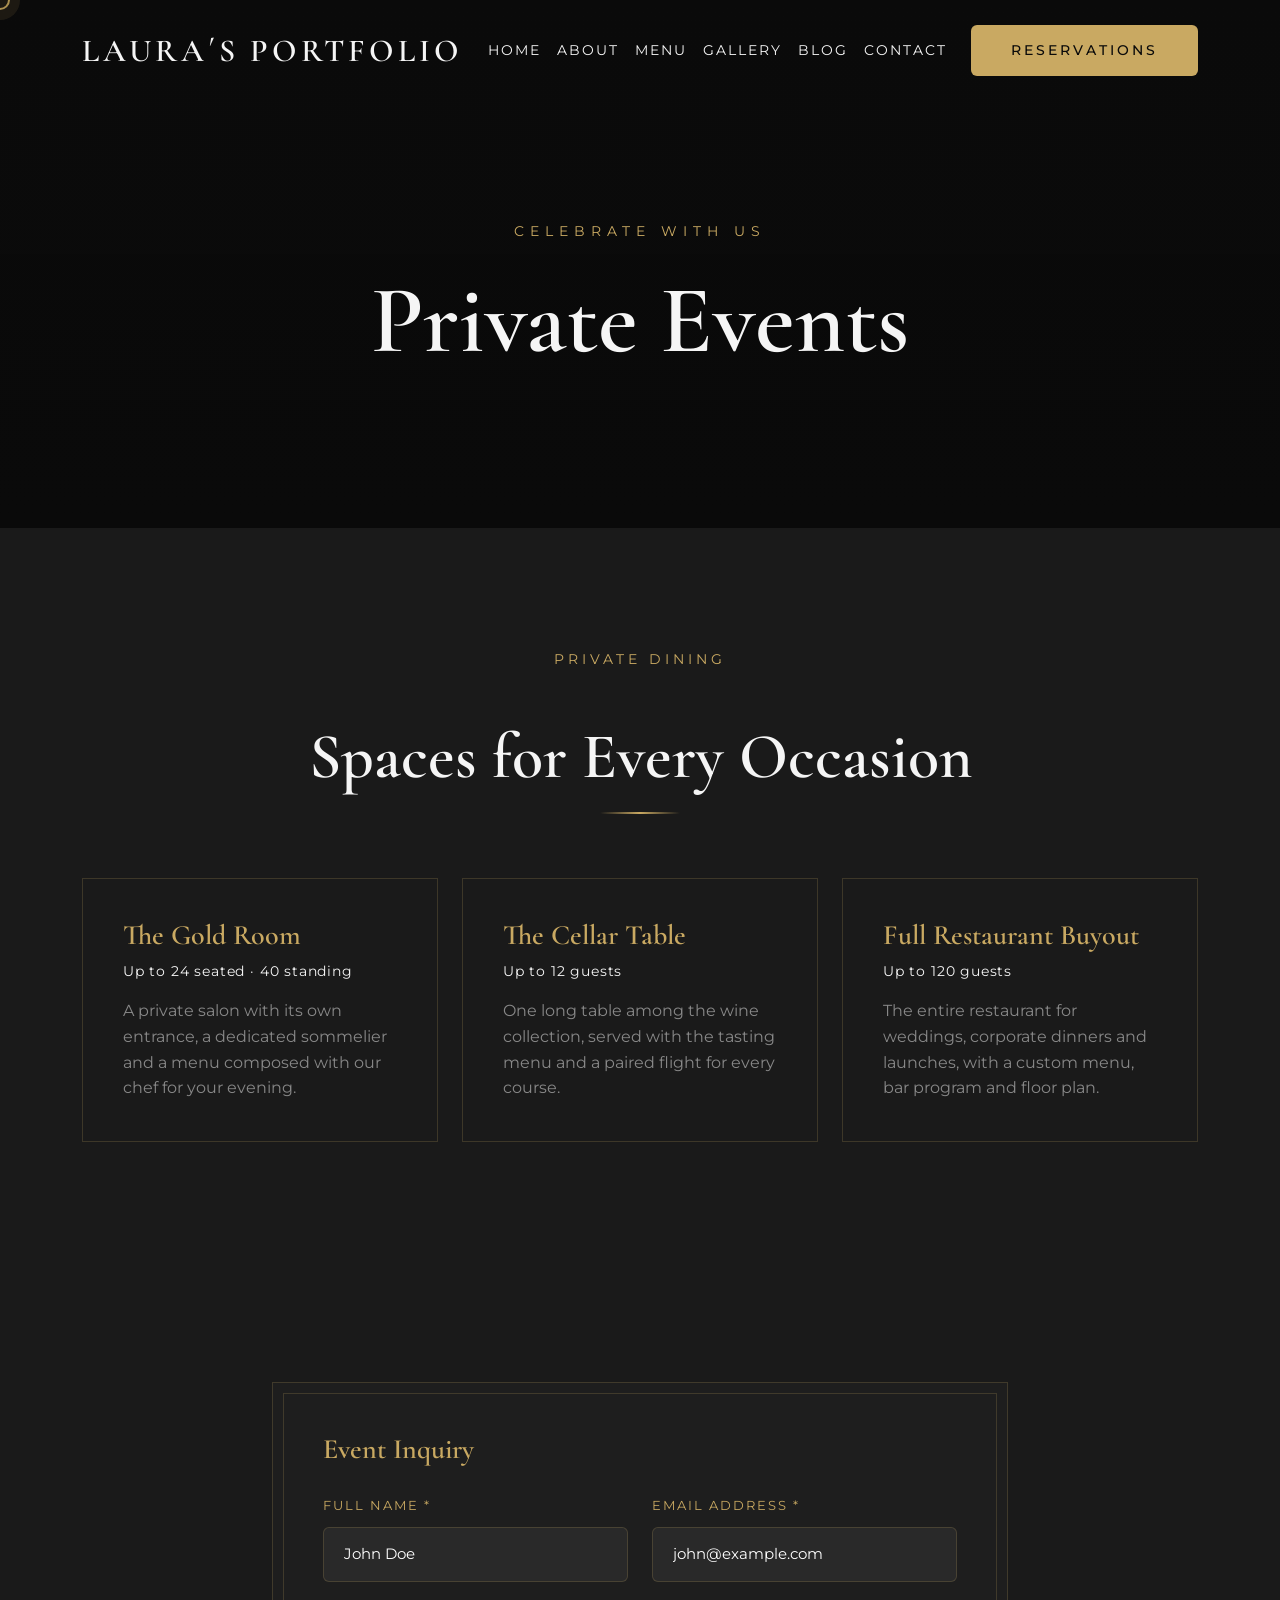
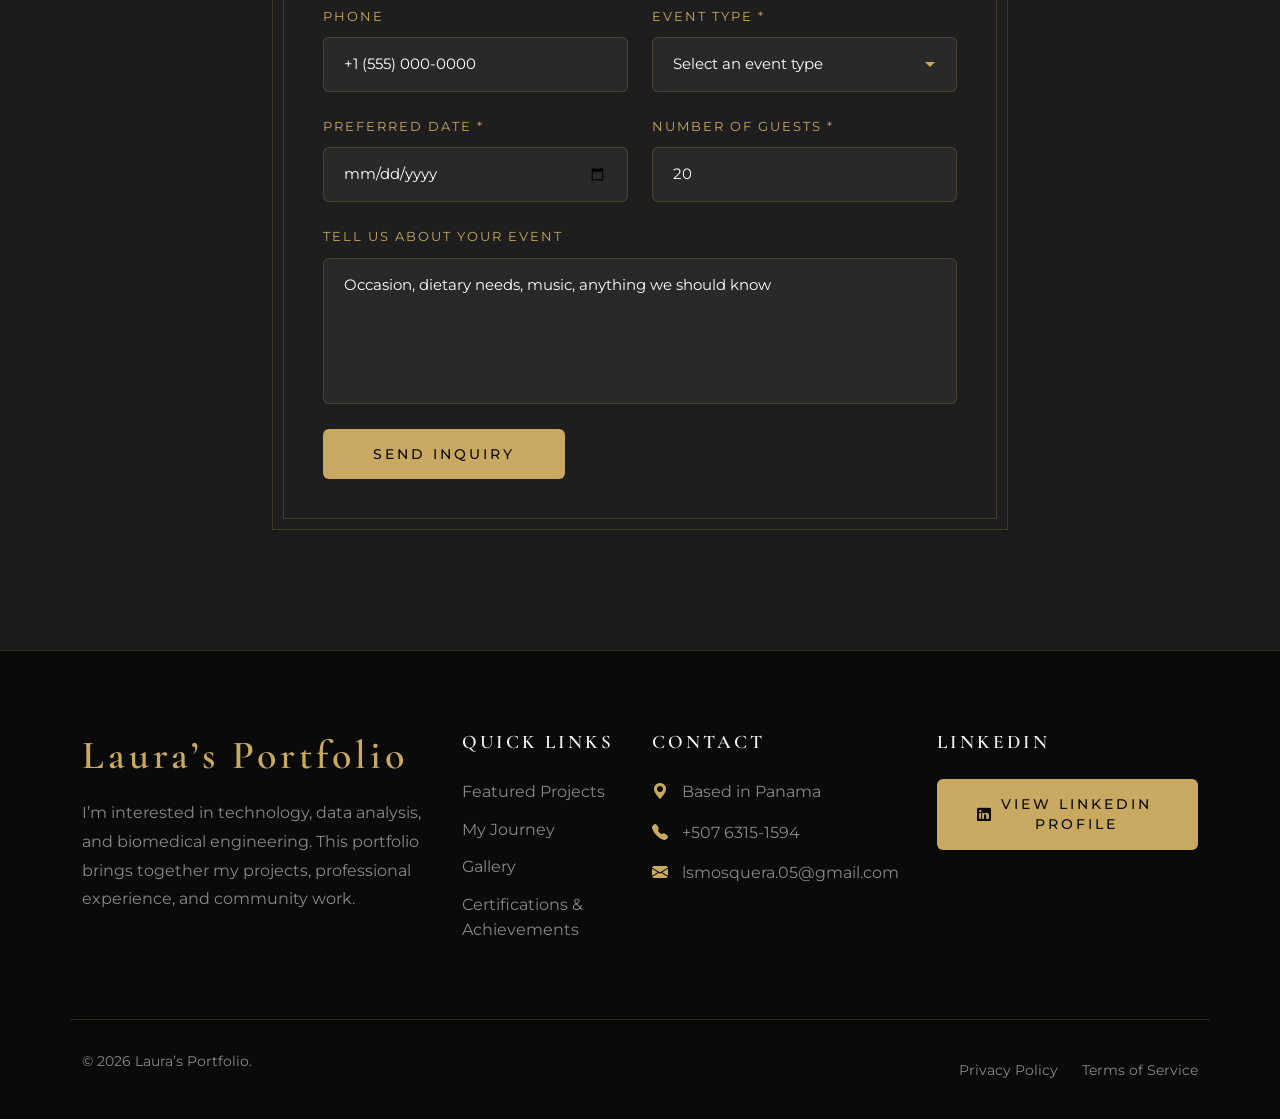
<file: xdrive.site/sites/AUREOLE/private-events.html>
<!DOCTYPE html>
<html lang="en">

<!-- Mirrored from https://xdrive.site/sites/AUREOLE/private-events.html by HTTrack Website Copier/3.x [XR&CO], Wed, 11 Nov 2026 15:54:44 GMT -->
<head>
    <meta charset="UTF-8">
    <meta name="viewport" content="width=device-width, initial-scale=1.0">
    <meta name="description" content="Host weddings, corporate dinners and celebrations in the private rooms of AUREOLE. Send an event inquiry.">
    <link rel="canonical" href="https://www.your-domain.com/private-events.html">
    <meta name="theme-color" content="#0a0a0a">
    <meta property="og:type" content="website">
    <meta property="og:site_name" content="AUREOLE">
    <meta property="og:title" content="Private Events | AUREOLE">
    <meta property="og:description" content="Host weddings, corporate dinners and celebrations in the private rooms of AUREOLE. Send an event inquiry.">
    <meta property="og:url" content="https://www.your-domain.com/private-events.html">
    <meta property="og:image" content="https://images.unsplash.com/photo-1414235077428-338989a2e8c0?ixlib=rb-4.0.3&amp;auto=format&amp;fit=crop&amp;w=1200&amp;q=80">
    <meta name="twitter:card" content="summary_large_image">
    <title>Private Events | AUREOLE</title>
    
    <link rel="icon" type="image/png" href="images/favicon.png">
    <link rel="preconnect" href="https://fonts.googleapis.com/">
    <link rel="preconnect" href="https://fonts.gstatic.com/" crossorigin>
    <link href="https://fonts.googleapis.com/css2?family=Cormorant+Garamond:wght@400;500;600;700&amp;family=Montserrat:wght@300;400;500;600&amp;display=swap" rel="stylesheet">
    <link href="../../../cdn.jsdelivr.net/npm/bootstrap%405.3.8/dist/css/bootstrap.min.css" rel="stylesheet" integrity="sha384-sRIl4kxILFvY47J16cr9ZwB07vP4J8+LH7qKQnuqkuIAvNWLzeN8tE5YBujZqJLB" crossorigin="anonymous">
    <link rel="stylesheet" href="../../../cdn.jsdelivr.net/npm/swiper%4011.1.14/swiper-bundle.min.css">
    <link href="../../../unpkg.com/aos%402.3.1/dist/aos.css" rel="stylesheet">
    <link rel="stylesheet" href="../../../cdn.jsdelivr.net/npm/bootstrap-icons%401.11.2/font/bootstrap-icons.css">
    <link rel="stylesheet" href="css/style.css">
</head>
<body>

    <div class="preloader">
        <div class="preloader-content">
                <div class="preloader-logo">Laura S. Mosquera R.</div>
                <div class="preloader-line"></div>
        </div>
    </div>

    <nav class="navbar navbar-expand-lg">
        <div class="container">
            <a class="navbar-brand" href="index.html">LAURA´S PORTFOLIO</a>
            <button class="navbar-toggler" type="button" data-bs-toggle="collapse" data-bs-target="#navbarNav">
                <span></span><span></span><span></span>
            </button>
            <div class="collapse navbar-collapse" id="navbarNav">
                <ul class="navbar-nav ms-auto align-items-center">
                    <li class="nav-item"><a class="nav-link" href="index.html">Home</a></li>
                    <li class="nav-item"><a class="nav-link" href="about.html">About</a></li>
                    <li class="nav-item"><a class="nav-link" href="menu.html">Menu</a></li>
                    <li class="nav-item"><a class="nav-link" href="gallery.html">Gallery</a></li>
                    <li class="nav-item"><a class="nav-link" href="blog.html">Blog</a></li>
                    <li class="nav-item"><a class="nav-link" href="contact.html">Contact</a></li>
                    <li class="nav-item ms-lg-3"><a href="reservations.html" class="btn btn-primary">Reservations</a></li>
                </ul>
            </div>
        </div>
    </nav>

    <section class="hero hero-compact">
        <div class="hero-bg" style="background: linear-gradient(rgba(10, 10, 10, 0.8), rgba(10, 10, 10, 0.9)), url('https://images.unsplash.com/photo-1414235077428-338989a2e8c0?ixlib=rb-4.0.3&amp;auto=format&amp;fit=crop&amp;w=1920&amp;q=80') center/cover no-repeat;"></div>
        <div class="hero-content">
            <p class="hero-subtitle">Celebrate With Us</p>
            <h1 class="hero-title">Private Events</h1>
        </div>
    </section>

    <section>
        <div class="container">
            <div class="text-center mb-5" data-aos="fade-up">
                <p class="section-subtitle">Private Dining</p>
                <h2 class="section-title">Spaces for Every Occasion</h2>
            </div>
            <div class="row g-4">
                <div class="col-lg-4 col-md-6" data-aos="fade-up">
                    <div class="event-card">
                        <h3>The Gold Room</h3>
                        <p class="event-meta">Up to 24 seated &middot; 40 standing</p>
                        <p>A private salon with its own entrance, a dedicated sommelier and a menu composed with our chef for your evening.</p>
                    </div>
                </div>
                <div class="col-lg-4 col-md-6" data-aos="fade-up" data-aos-delay="100">
                    <div class="event-card">
                        <h3>The Cellar Table</h3>
                        <p class="event-meta">Up to 12 guests</p>
                        <p>One long table among the wine collection, served with the tasting menu and a paired flight for every course.</p>
                    </div>
                </div>
                <div class="col-lg-4 col-md-6" data-aos="fade-up" data-aos-delay="200">
                    <div class="event-card">
                        <h3>Full Restaurant Buyout</h3>
                        <p class="event-meta">Up to 120 guests</p>
                        <p>The entire restaurant for weddings, corporate dinners and launches, with a custom menu, bar program and floor plan.</p>
                    </div>
                </div>
            </div>
        </div>
    </section>

    <section class="section-alt">
        <div class="container">
            <div class="row justify-content-center">
                <div class="col-lg-8" data-aos="fade-up">
                    <form class="reservation-form form-padded" id="privateEventForm" novalidate data-success-title="Inquiry Received" data-success-text="Thank you. Our events team will reply within one business day with availability and a proposal.">
                        <h3 class="form-heading">Event Inquiry</h3>
                        <div class="row">
                            <div class="col-md-6">
                            <div class="form-group">
                                <label class="form-label" for="f-name-101">Full Name *</label>
                                <input id="f-name-101" type="text" class="form-control" name="name" required autocomplete="name" placeholder="John Doe">
                            </div>
                            </div>
                            <div class="col-md-6">
                            <div class="form-group">
                                <label class="form-label" for="f-email-102">Email Address *</label>
                                <input id="f-email-102" type="email" class="form-control" name="email" required autocomplete="email" placeholder="john@example.com">
                            </div>
                            </div>
                        </div>
                        <div class="row">
                            <div class="col-md-6">
                            <div class="form-group">
                                <label class="form-label" for="f-phone-103">Phone</label>
                                <input id="f-phone-103" type="tel" class="form-control" name="phone" autocomplete="tel" placeholder="+1 (555) 000-0000">
                            </div>
                            </div>
                            <div class="col-md-6">
                            <div class="form-group">
                                <label class="form-label" for="f-eventType-104">Event Type *</label>
                                <select id="f-eventType-104" class="form-control" name="eventType" required><option value="">Select an event type</option><option>Wedding or engagement</option><option>Corporate dinner</option><option>Birthday or anniversary</option><option>Product launch</option><option>Other</option></select>
                            </div>
                            </div>
                        </div>
                        <div class="row">
                            <div class="col-md-6">
                            <div class="form-group">
                                <label class="form-label" for="f-date-105">Preferred Date *</label>
                                <input id="f-date-105" type="date" class="form-control" name="date" required>
                            </div>
                            </div>
                            <div class="col-md-6">
                            <div class="form-group">
                                <label class="form-label" for="f-guests-106">Number of Guests *</label>
                                <input id="f-guests-106" type="number" class="form-control" name="guests" min="2" max="120" required placeholder="20">
                            </div>
                            </div>
                        </div>
                            <div class="form-group">
                                <label class="form-label" for="f-message-107">Tell us about your event</label>
                                <textarea id="f-message-107" class="form-control" name="message" rows="5" placeholder="Occasion, dietary needs, music, anything we should know"></textarea>
                            </div>
                        <button type="submit" class="btn btn-primary btn-wide">Send Inquiry</button>
                    </form>
                </div>
            </div>
        </div>
    </section>

     <!-- Portfolio Footer -->
<footer class="footer">
    <div class="container">
        <div class="row">
            <div class="col-lg-4 col-md-6 mb-4 mb-lg-0">
                <h3 class="footer-brand">Laura’s Portfolio</h3>
                <p class="footer-text">
                    I’m interested in technology, data analysis, and biomedical
                    engineering. This portfolio brings together my projects,
                    professional experience, and community work.
                </p>
            </div>

            <div class="col-lg-2 col-md-6 mb-4 mb-lg-0">
                <h4 class="footer-title">Quick Links</h4>
                <ul class="footer-links">
                    <li><a href="#specialties">Featured Projects</a></li>
                    <li><a href="#tasting">My Journey</a></li>
                    <li><a href="#gallery">Gallery</a></li>
                    <li><a href="#blog">Certifications &amp; Achievements</a></li>
                </ul>
            </div>

            <div class="col-lg-3 col-md-6 mb-4 mb-lg-0">
                <h4 class="footer-title">Contact</h4>
                <div class="footer-contact">
                    <p>
                        <i class="bi bi-geo-alt-fill" aria-hidden="true"></i>
                        Based in Panama
                    </p>
                    <p>
    <i class="bi bi-telephone-fill" aria-hidden="true"></i>
    <a href="tel:+50763151594">+507 6315-1594</a>
</p>
                    <p>
                        <i class="bi bi-envelope-fill" aria-hidden="true"></i>
                        <a href="#contact">lsmosquera.05@gmail.com</a>
                    </p>
                </div>
            </div>

          <div class="col-lg-3 col-md-6">
    <h4 class="footer-title">LinkedIn</h4>
    <a class="btn btn-primary"
       href="https://www.linkedin.com/in/laura-sofia-mosquera-rubio-261b18400/"
       target="_blank"
       rel="noopener noreferrer">
        <i class="bi bi-linkedin" aria-hidden="true"></i>
        View LinkedIn Profile
    </a>
</div>

         <div class="footer-bottom">
    <p class="footer-copy">&copy; 2026 Laura’s Portfolio.</p>
    <div>
        <a class="u6" href="privacy.html">Privacy Policy</a>
        <a class="u3" href="terms.html">Terms of Service</a>
    </div>
</div>
</footer>

    <script src="../../../cdn.jsdelivr.net/npm/bootstrap%405.3.8/dist/js/bootstrap.bundle.min.js" integrity="sha384-FKyoEForCGlyvwx9Hj09JcYn3nv7wiPVlz7YYwJrWVcXK/BmnVDxM+D2scQbITxI" crossorigin="anonymous"></script>
    <script src="../../../cdn.jsdelivr.net/npm/swiper%4011.1.14/swiper-bundle.min.js"></script>
    <script src="../../../unpkg.com/aos%402.3.1/dist/aos.js"></script>
    <script src="js/script.js"></script>
</body>

<!-- Mirrored from https://xdrive.site/sites/AUREOLE/private-events.html by HTTrack Website Copier/3.x [XR&CO], Wed, 11 Nov 2026 15:54:44 GMT -->
</html>
</file>
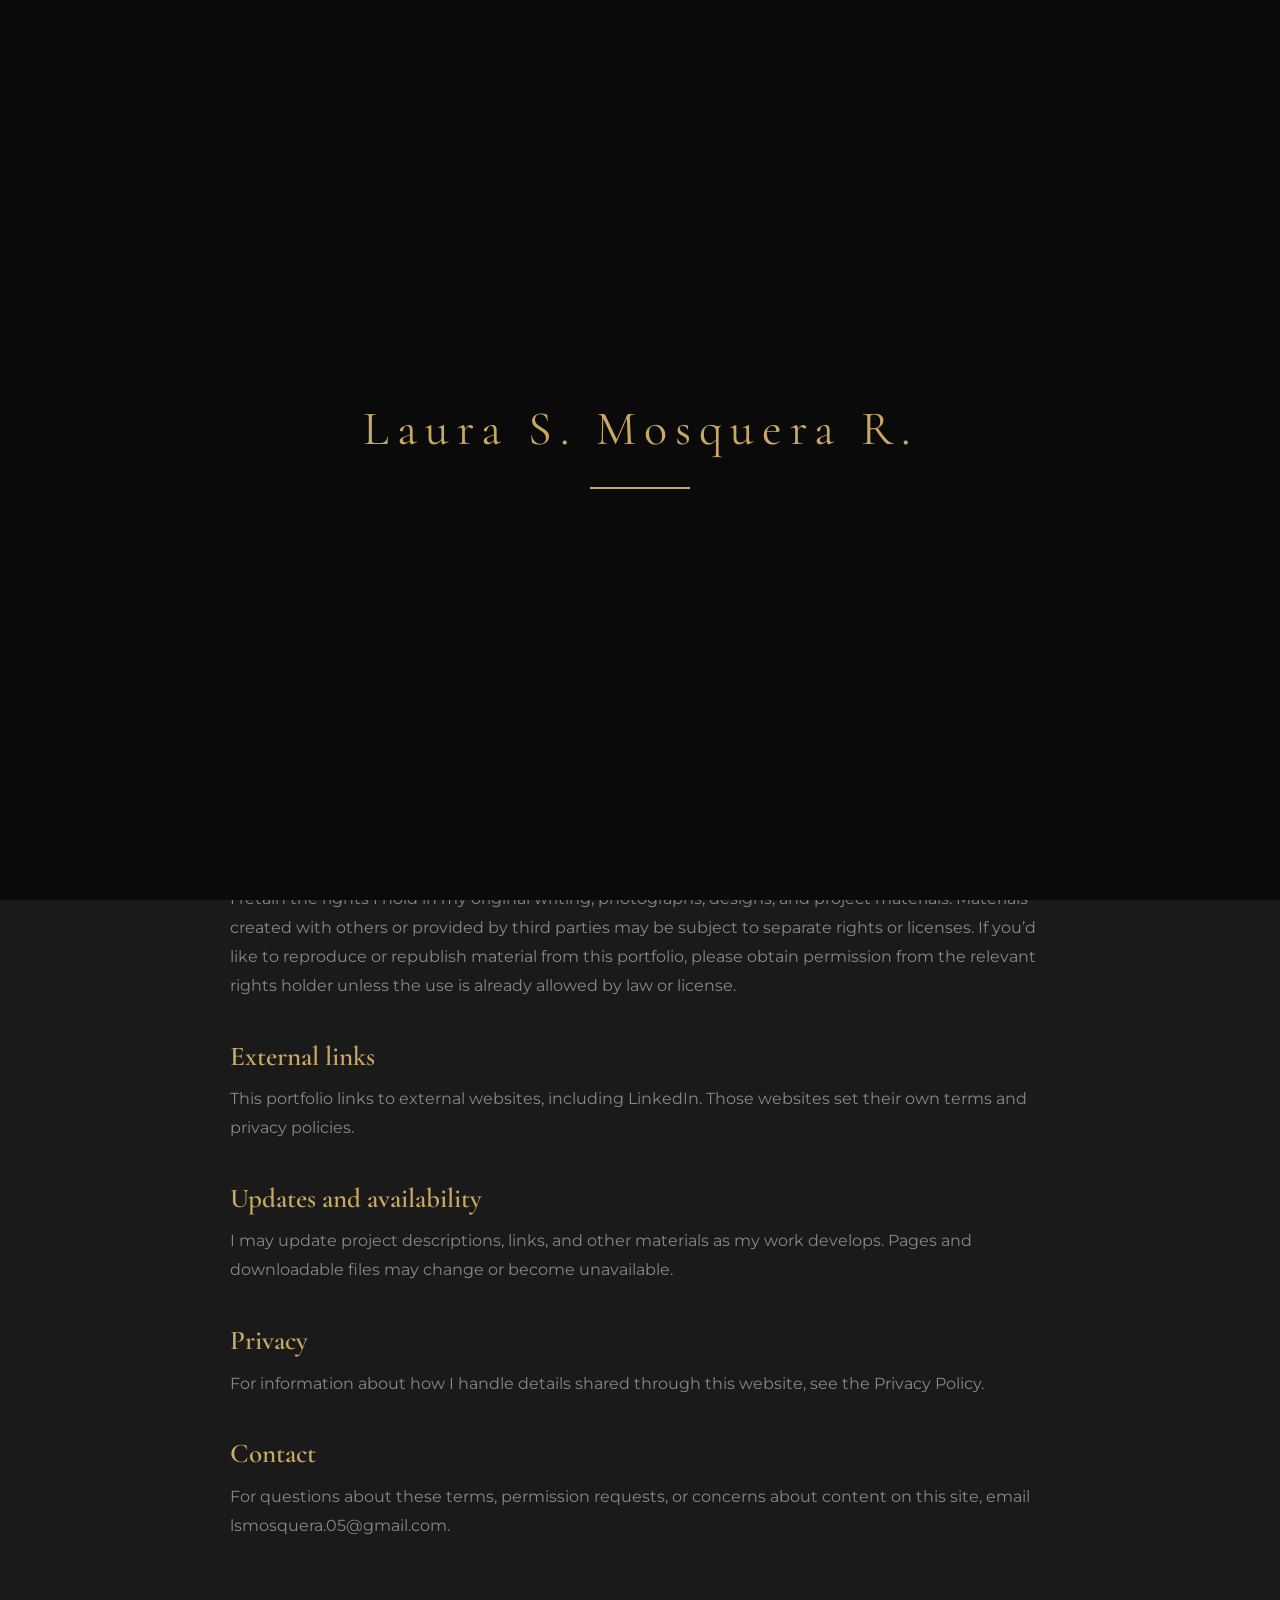
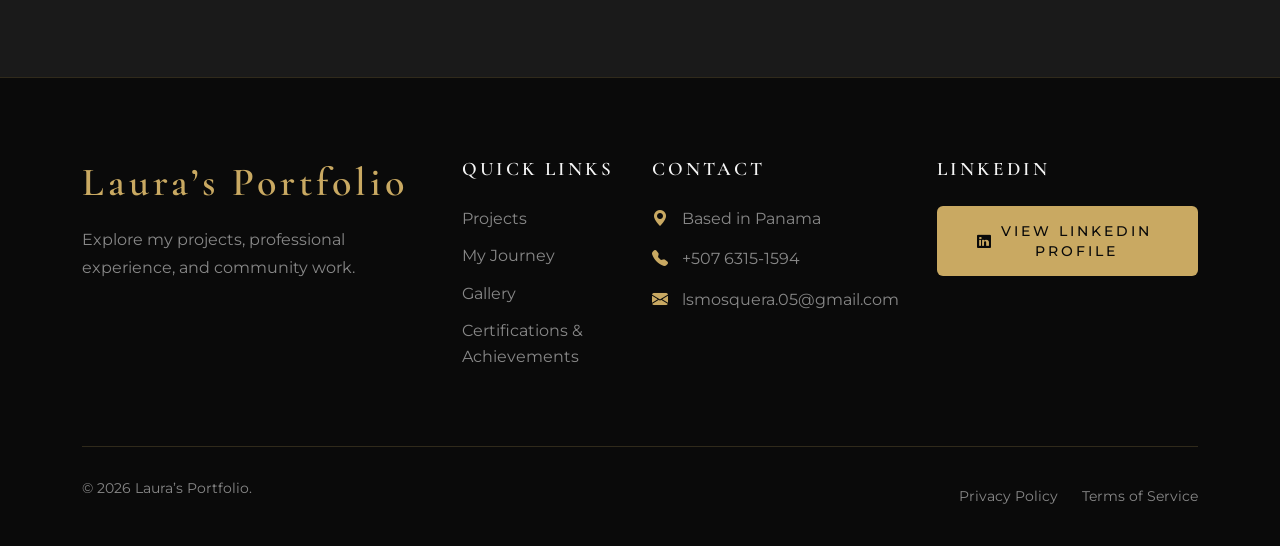
<file: xdrive.site/sites/AUREOLE/terms.html>
<!DOCTYPE html>
<html lang="en">
<head>
    <meta charset="UTF-8">
    <meta name="viewport" content="width=device-width, initial-scale=1">
    <meta name="theme-color" content="#0a0a0a">
    <meta name="description"
          content="Terms for using Laura Sofía Mosquera Rubio’s personal portfolio website.">

    <meta property="og:type" content="website">
    <meta property="og:site_name" content="Laura’s Portfolio">
    <meta property="og:title" content="Terms of Service | Laura Sofía Mosquera Rubio">
    <meta property="og:description"
          content="Terms for viewing, sharing, and using material from Laura’s portfolio.">

    <title>Terms of Service | Laura Sofía Mosquera Rubio</title>

    <link rel="icon" type="image/png" href="images/favicon.png">
    <link rel="preconnect" href="https://fonts.googleapis.com">
    <link rel="preconnect" href="https://fonts.gstatic.com" crossorigin>
    <link rel="stylesheet"
          href="https://fonts.googleapis.com/css2?family=Cormorant+Garamond:wght@400;500;600;700&amp;family=Montserrat:wght@300;400;500;600&amp;display=swap">
    <link rel="stylesheet"
          href="https://cdn.jsdelivr.net/npm/bootstrap@5.3.8/dist/css/bootstrap.min.css">
    <link rel="stylesheet"
          href="https://cdn.jsdelivr.net/npm/swiper@11.1.14/swiper-bundle.min.css">
    <link rel="stylesheet" href="https://unpkg.com/aos@2.3.1/dist/aos.css">
    <link rel="stylesheet"
          href="https://cdn.jsdelivr.net/npm/bootstrap-icons@1.11.2/font/bootstrap-icons.css">
    <link rel="stylesheet" href="css/style.css">
</head>

<body>
    <div class="preloader">
        <div class="preloader-content">
            <div class="preloader-logo">Laura S. Mosquera R.</div>
            <div class="preloader-line"></div>
        </div>
    </div>

    <nav class="navbar navbar-expand-lg" aria-label="Main navigation">
        <div class="container">
            <a class="navbar-brand" href="index.html">LAURA’S PORTFOLIO</a>

            <button class="navbar-toggler" type="button"
                    data-bs-toggle="collapse" data-bs-target="#navbarNav"
                    aria-controls="navbarNav" aria-expanded="false"
                    aria-label="Toggle navigation">
                <span></span><span></span><span></span>
            </button>

            <div class="collapse navbar-collapse" id="navbarNav">
                <ul class="navbar-nav ms-auto align-items-center">
                    <li class="nav-item"><a class="nav-link" href="index.html">ABOUT ME</a></li>
                    <li class="nav-item"><a class="nav-link" href="about.html">INTERESTS</a></li>
                    <li class="nav-item"><a class="nav-link" href="menu.html">PROJECTS</a></li>
                    <li class="nav-item"><a class="nav-link" href="gallery.html">SKILLS</a></li>
                    <li class="nav-item"><a class="nav-link" href="blog.html">EXPERIENCE</a></li>
                    <li class="nav-item"><a class="nav-link" href="contact.html">CONTACT</a></li>
                    <li class="nav-item ms-lg-3">
                        <a class="btn btn-primary" href="CV_LAURA.pdf" download>DOWNLOAD CV</a>
                    </li>
                </ul>
            </div>
        </div>
    </nav>

    <main>
        <section class="hero hero-compact" aria-labelledby="terms-title">
            <div class="hero-bg" aria-hidden="true"
                 style="background: linear-gradient(rgba(10, 10, 10, 0.35), rgba(10, 10, 10, 0.65)), url('images/banner.png') center / cover no-repeat;">
            </div>
            <div class="hero-content">
                <h1 class="hero-title" id="terms-title">Terms of Service</h1>
            </div>
        </section>

        <section aria-label="Website terms">
            <div class="container">
                <div class="legal-content">
                    <p class="legal-updated">
                        Last updated: <time datetime="2026-11-22">November 22, 2026</time>
                    </p>

                    <h2>Using this website</h2>
                    <p>
                        This is my personal portfolio. It presents my projects, education,
                        skills, and professional experience. You’re welcome to browse the
                        site and share links to its pages. Please use the site lawfully
                        and avoid interfering with its operation.
                    </p>

                    <h2>Portfolio content</h2>
                    <p>
                        I retain the rights I hold in my original writing, photographs,
                        designs, and project materials. Materials created with others or
                        provided by third parties may be subject to separate rights or
                        licenses. If you’d like to reproduce or republish material from
                        this portfolio, please obtain permission from the relevant rights
                        holder unless the use is already allowed by law or license.
                    </p>

                    <h2>External links</h2>
                    <p>
                        This portfolio links to external websites, including LinkedIn.
                        Those websites set their own terms and privacy policies.
                    </p>

                    <h2>Updates and availability</h2>
                    <p>
                        I may update project descriptions, links, and other materials
                        as my work develops. Pages and downloadable files may change
                        or become unavailable.
                    </p>

                    <h2>Privacy</h2>
                    <p>
                        For information about how I handle details shared through this
                        website, see the <a href="privacy.html">Privacy Policy</a>.
                    </p>

                    <h2>Contact</h2>
                    <p>
                        For questions about these terms, permission requests, or concerns
                        about content on this site, email
                        <a href="mailto:lsmosquera.05@gmail.com">lsmosquera.05@gmail.com</a>.
                    </p>
                </div>
            </div>
        </section>
    </main>

    <footer class="footer">
        <div class="container">
            <div class="row">
                <div class="col-lg-4 col-md-6 mb-4 mb-lg-0">
                    <h3 class="footer-brand">Laura’s Portfolio</h3>
                    <p class="footer-text">
                        Explore my projects, professional experience, and community work.
                    </p>
                </div>

                <div class="col-lg-2 col-md-6 mb-4 mb-lg-0">
                    <h4 class="footer-title">Quick Links</h4>
                    <ul class="footer-links">
                        <li><a href="menu.html">Projects</a></li>
                        <li><a href="index.html#tasting">My Journey</a></li>
                        <li><a href="index.html#gallery">Gallery</a></li>
                        <li><a href="index.html#blog">Certifications &amp; Achievements</a></li>
                    </ul>
                </div>

                <div class="col-lg-3 col-md-6 mb-4 mb-lg-0">
                    <h4 class="footer-title">Contact</h4>
                    <div class="footer-contact">
                        <p>
                            <i class="bi bi-geo-alt-fill" aria-hidden="true"></i>
                            Based in Panama
                        </p>
                        <p>
                            <i class="bi bi-telephone-fill" aria-hidden="true"></i>
                            <a href="tel:+50763151594">+507 6315-1594</a>
                        </p>
                        <p>
                            <i class="bi bi-envelope-fill" aria-hidden="true"></i>
                            <a href="mailto:lsmosquera.05@gmail.com">lsmosquera.05@gmail.com</a>
                        </p>
                    </div>
                </div>

                <div class="col-lg-3 col-md-6">
                    <h4 class="footer-title">LinkedIn</h4>
                    <a class="btn btn-primary"
                       href="https://www.linkedin.com/in/laura-sofia-mosquera-rubio-261b18400/"
                       target="_blank" rel="noopener noreferrer">
                        <i class="bi bi-linkedin" aria-hidden="true"></i>
                        View LinkedIn Profile
                    </a>
                </div>
            </div>

            <div class="footer-bottom">
                <p class="footer-copy">&copy; 2026 Laura’s Portfolio.</p>
                <div>
                    <a class="u6" href="privacy.html">Privacy Policy</a>
                    <a class="u3" href="terms.html" aria-current="page">Terms of Service</a>
                </div>
            </div>
        </div>
    </footer>

    <script src="https://cdn.jsdelivr.net/npm/bootstrap@5.3.8/dist/js/bootstrap.bundle.min.js"></script>
    <script src="https://cdn.jsdelivr.net/npm/swiper@11.1.14/swiper-bundle.min.js"></script>
    <script src="https://unpkg.com/aos@2.3.1/dist/aos.js"></script>
    <script src="js/script.js"></script>
</body>
</html>
</file>
<file: xdrive.site/sites/AUREOLE/css/style.css>
input{
    outline: none !important;
}
textarea{
    resize: none;
}
section{
    overflow: hidden;
}
img {
  user-select: none;
  -webkit-user-drag: none;
}
.swiper-wrapper{
    height: auto;
}

:root {
    --color-primary: #0a0a0a;
    --color-secondary: #1a1a1a;
    --color-accent: #c9a962;
    --color-accent-hover: #d4b978;
    --color-gold: #d4af37;
    --color-bronze: #cd7f32;
    --color-text: #f5f5f5;
    --color-text-muted: #888888;
    --color-border: rgba(201, 169, 98, 0.2);
    --color-overlay: rgba(10, 10, 10, 0.85);
    
    --font-primary: 'Cormorant Garamond', serif;
    --font-secondary: 'Montserrat', sans-serif;
    
    --transition-smooth: all 0.4s cubic-bezier(0.4, 0, 0.2, 1);
    --transition-fast: all 0.3s ease;
    --shadow-luxury: 0 20px 60px rgba(0, 0, 0, 0.5);
    --shadow-gold: 0 0 30px rgba(201, 169, 98, 0.3);
}

/* Reset & Base */
*, *::before, *::after {
    margin: 0;
    padding: 0;
    box-sizing: border-box;
}

html {
    scroll-behavior: smooth;
    font-size: 16px;
}

body {
    font-family: var(--font-secondary);
    background-color: var(--color-primary);
    color: var(--color-text);
    line-height: 1.6;
    overflow-x: hidden;
}

h1, h2, h3, h4, h5, h6 {
    font-family: var(--font-primary);
    font-weight: 600;
    line-height: 1.2;
}

a {
    text-decoration: none;
    color: inherit;
    transition: var(--transition-fast);
}

img {
    max-width: 100%;
    height: auto;
    display: block;
}

ul, ol {
    list-style: none;
}

/* Typography */
.section-title {
    font-size: clamp(2.5rem, 5vw, 4rem);
    text-align: center;
    margin-bottom: 1rem;
    color: var(--color-text);
    position: relative;
    display: inline-block;
    width: 100%;
}

.section-title::after {
    content: '';
    display: block;
    width: 80px;
    height: 2px;
    background: linear-gradient(90deg, transparent, var(--color-accent), transparent);
    margin: 1rem auto 0;
}

.section-subtitle {
    font-family: var(--font-secondary);
    font-size: 0.9rem;
    text-transform: uppercase;
    letter-spacing: 4px;
    color: var(--color-accent);
    text-align: center;
    margin-bottom: 3rem;
}

/* Preloader */
.preloader {
    position: fixed;
    top: 0;
    left: 0;
    width: 100%;
    height: 100%;
    background: var(--color-primary);
    z-index: 9999;
    display: flex;
    justify-content: center;
    align-items: center;
    transition: opacity 0.5s ease, visibility 0.5s ease;
}

.preloader.hidden {
    opacity: 0;
    visibility: hidden;
}

.preloader-content {
    text-align: center;
}

.preloader-logo {
    font-family: var(--font-primary);
    font-size: 3rem;
    color: var(--color-accent);
    letter-spacing: 8px;
    animation: pulse 2s infinite;
}

.preloader-line {
    width: 100px;
    height: 2px;
    background: var(--color-accent);
    margin: 20px auto;
    animation: loadingLine 1.5s infinite;
}

@keyframes pulse {
    0%, 100% { opacity: 1; }
    50% { opacity: 0.5; }
}

@keyframes loadingLine {
    0% { width: 0; opacity: 0; }
    50% { width: 100px; opacity: 1; }
    100% { width: 0; opacity: 0; }
}

/* Custom Cursor */
.cursor {
    width: 20px;
    height: 20px;
    border: 2px solid var(--color-accent);
    border-radius: 50%;
    position: fixed;
    pointer-events: none;
    z-index: 9998;
    transition: transform 0.1s ease;
    mix-blend-mode: difference;
}

.cursor-follower {
    width: 40px;
    height: 40px;
    background: rgba(201, 169, 98, 0.1);
    border-radius: 50%;
    position: fixed;
    pointer-events: none;
    z-index: 9997;
    transition: transform 0.3s ease, width 0.3s ease, height 0.3s ease;
}

.cursor.hover {
    transform: scale(1.5);
    background: rgba(201, 169, 98, 0.2);
}

/* Navigation */
.navbar {
    position: fixed;
    top: 0;
    left: 0;
    width: 100%;
    z-index: 1000;
    padding: 20px 0;
    transition: var(--transition-smooth);
    background: transparent;
}

.navbar.scrolled {
    background: rgba(10, 10, 10, 0.95);
    backdrop-filter: blur(20px);
    padding: 15px 0;
    box-shadow: 0 5px 30px rgba(0, 0, 0, 0.3);
}

.navbar-brand {
    font-family: var(--font-primary);
    font-size: 2rem;
    color: var(--color-text);
    letter-spacing: 4px;
    font-weight: 600;
}

.navbar-brand span {
    color: var(--color-accent);
}

.nav-link {
    color: var(--color-text);
    font-size: 0.85rem;
    text-transform: uppercase;
    letter-spacing: 2px;
    padding: 10px 20px;
    position: relative;
    transition: var(--transition-fast);
}
.nav-link.active{
    color: var(--color-accent) !important ;
}

.nav-link::after {
    content: '';
    position: absolute;
    bottom: 5px;
    left: 20px;
    width: 0;
    height: 1px;
    background: var(--color-accent);
    transition: width 0.3s ease;
}

.nav-link:hover::after,
.nav-link.active::after {
    width: calc(100% - 40px);
}

.nav-link:hover {
    color: var(--color-accent);
}
.navbar-brand:focus, .navbar-brand:hover{
    color: var(--color-accent) !important;
}

/* Mobile Menu */
.navbar-toggler {
    border: none;
    padding: 0;
    width: 30px;
    height: 20px;
    position: relative;
    background: transparent;
}

.navbar-toggler span {
    display: block;
    position: absolute;
    height: 2px;
    width: 100%;
    background: var(--color-accent);
    border-radius: 2px;
    transition: all 0.3s ease;
}

.navbar-toggler span:nth-child(1) { top: 0; }
.navbar-toggler span:nth-child(2) { top: 9px; }
.navbar-toggler span:nth-child(3) { top: 18px; }

.navbar-toggler.active span:nth-child(1) {
    transform: rotate(45deg);
    top: 9px;
}

.navbar-toggler.active span:nth-child(2) {
    opacity: 0;
}

.navbar-toggler.active span:nth-child(3) {
    transform: rotate(-45deg);
    top: 9px;
}

/* Buttons */
.btn {
    display: inline-flex;
    align-items: center;
    justify-content: center;
    padding: 15px 40px;
    font-size: 0.85rem;
    text-transform: uppercase;
    letter-spacing: 3px;
    border: none;
    cursor: pointer;
    transition: var(--transition-smooth);
    position: relative;
    overflow: hidden;
    font-weight: 500;
}

.btn-primary {
    background: var(--color-accent);
    color: var(--color-primary);
}

.btn-primary:hover {
    background: var(--color-accent-hover);
    transform: translateY(-2px);
    box-shadow: var(--shadow-gold);
}

.btn-outline {
    background: transparent;
    color: var(--color-accent);
    border: 1px solid var(--color-accent);
}

.btn-outline:hover {
    background: var(--color-accent);
    color: var(--color-primary);
}

.btn::before {
    content: '';
    position: absolute;
    top: 0;
    left: -100%;
    width: 100%;
    height: 100%;
    background: linear-gradient(90deg, transparent, rgba(255,255,255,0.2), transparent);
    transition: left 0.5s ease;
}

.btn:hover::before {
    left: 100%;
}

/* Hero Section */
.hero {
    min-height: 100vh;
    position: relative;
    display: flex;
    align-items: center;
    justify-content: center;
    overflow: hidden;
}

.hero-bg {
    position: absolute;
    top: 0;
    left: 0;
    width: 100%;
    height: 100%;
    background: linear-gradient(rgba(10, 10, 10, 0.7), rgba(10, 10, 10, 0.8)), 
               url("../images/sofia.jpg") center top / cover no-repeat;
    transform: scale(1.1);
    transition: transform 10s ease;
}

.hero.loaded .hero-bg {
    transform: scale(1);
}

.hero-content {
    position: relative;
    z-index: 2;
    text-align: center;
    padding: 0 20px;
}

.hero-subtitle {
    font-family: var(--font-secondary);
    font-size: 0.9rem;
    text-transform: uppercase;
    letter-spacing: 6px;
    color: var(--color-accent);
    margin-bottom: 20px;
    opacity: 0;
    transform: translateY(30px);
    animation: fadeInUp 1s ease forwards 0.5s;
}

.hero-title {
    font-size: clamp(3rem, 8vw, 6rem);
    margin-bottom: 30px;
    opacity: 0;
    transform: translateY(30px);
    animation: fadeInUp 1s ease forwards 0.7s;
}

.hero-title span {
    display: block;
    font-size: 0.3em;
    font-family: var(--font-secondary);
    font-weight: 300;
    letter-spacing: 8px;
    text-transform: uppercase;
    margin-top: 10px;
    color: var(--color-text-muted);
}

.hero-text {
    font-size: 1.1rem;
    color: var(--color-text-muted);
    max-width: 600px;
    margin: 0 auto 40px;
    opacity: 0;
    transform: translateY(30px);
    animation: fadeInUp 1s ease forwards 0.9s;
}

.hero-buttons {
    opacity: 0;
    transform: translateY(30px);
    animation: fadeInUp 1s ease forwards 1.1s;
}

.hero-buttons .btn {
    margin: 0 10px 10px;
}

@keyframes fadeInUp {
    to {
        opacity: 1;
        transform: translateY(0);
    }
}

/* Scroll Indicator */
.scroll-indicator {
    position: absolute;
    bottom: 40px;
    left: 50%;
    transform: translateX(-50%);
    z-index: 2;
    display: flex;
    flex-direction: column;
    align-items: center;
    gap: 10px;
    opacity: 0;
    animation: fadeIn 1s ease forwards 1.5s;
}

.scroll-indicator span {
    font-size: 0.7rem;
    text-transform: uppercase;
    letter-spacing: 3px;
    color: var(--color-text-muted);
}

.scroll-line {
    width: 1px;
    height: 60px;
    background: linear-gradient(to bottom, var(--color-accent), transparent);
    animation: scrollBounce 2s infinite;
}

@keyframes scrollBounce {
    0%, 100% { transform: translateY(0); opacity: 1; }
    50% { transform: translateY(10px); opacity: 0.5; }
}

@keyframes fadeIn {
    to { opacity: 1; }
}

/* Section Spacing */
section {
    padding: 120px 0;
    position: relative;
}

section:nth-child(even) {
    background: var(--color-secondary);
}

/* About Section */
.about-section {
    overflow: hidden;
}

.about-image {
    position: relative;
    overflow: hidden;
}

.about-image img {
    width: 100%;
    height: 600px;
    object-fit: cover;
    transition: transform 0.8s ease;
}

.about-image:hover img {
    transform: scale(1.05);
}

.about-image::before {
    content: '';
    position: absolute;
    top: 20px;
    left: 20px;
    right: 20px;
    bottom: 20px;
    border: 1px solid var(--color-accent);
    z-index: 1;
    pointer-events: none;
    opacity: 0.5;
}

.about-content {
    padding: 0 40px;
}

.about-content h3 {
    font-size: 2.5rem;
    margin-bottom: 20px;
    color: var(--color-accent);
}

.about-content p {
    color: var(--color-text-muted);
    margin-bottom: 20px;
    line-height: 1.8;
}

.signature {
    margin-top: 30px;
    font-family: var(--font-primary);
    font-size: 1.5rem;
    color: var(--color-accent);
    font-style: italic;
}

/* Menu Preview Section */
.menu-preview {
    background: linear-gradient(rgba(10, 10, 10, 0.9), rgba(10, 10, 10, 0.9)),
                url('https://images.unsplash.com/photo-1414235077428-338989a2e8c0?ixlib=rb-4.0.3&auto=format&fit=crop&w=1920&q=80') center/cover fixed;
}

.menu-category {
    margin-bottom: 60px;
}

.menu-category-title {
    font-size: 1.8rem;
    color: var(--color-accent);
    margin-bottom: 30px;
    display: flex;
    align-items: center;
    gap: 15px;
}

.menu-category-title::after {
    content: '';
    flex: 1;
    height: 1px;
    background: var(--color-border);
}

.menu-item {
    display: flex;
    justify-content: space-between;
    align-items: baseline;
    padding: 20px 0;
    border-bottom: 1px dotted var(--color-border);
    transition: var(--transition-fast);
}

.menu-item:hover {
    padding-left: 10px;
    border-bottom-color: var(--color-accent);
}

.menu-item-info h4 {
    font-size: 1.3rem;
    margin-bottom: 5px;
    color: var(--color-text);
}

.menu-item-info p {
    font-size: 0.9rem;
    color: var(--color-text-muted);
    font-style: italic;
}

.menu-item-price {
    font-family: var(--font-primary);
    font-size: 1.4rem;
    color: var(--color-accent);
    white-space: nowrap;
    margin-left: 20px;
}

.menu-badge {
    display: inline-block;
    padding: 3px 10px;
    background: var(--color-accent);
    color: var(--color-primary);
    font-size: 0.7rem;
    text-transform: uppercase;
    letter-spacing: 1px;
    margin-left: 10px;
    font-family: var(--font-secondary);
}

/* Specialties Section */
.specialty-card {
    position: relative;
    overflow: hidden;
    margin-bottom: 30px;
    cursor: pointer;
}

.specialty-card img {
    width: 100%;
    height: 400px;
    object-fit: cover;
    transition: transform 0.6s ease;
}

.specialty-card:hover img {
    transform: scale(1.1);
}

.specialty-overlay {
    position: absolute;
    top: 0;
    left: 0;
    width: 100%;
    height: 100%;
    background: linear-gradient(to top, rgba(10, 10, 10, 0.95) 0%, rgba(10, 10, 10, 0.3) 50%, transparent 100%);
    display: flex;
    flex-direction: column;
    justify-content: flex-end;
    padding: 30px;
    transition: var(--transition-smooth);
}

.specialty-card:hover .specialty-overlay {
    background: linear-gradient(to top, rgba(10, 10, 10, 0.98) 0%, rgba(10, 10, 10, 0.5) 100%);
}

.specialty-tag {
    font-size: 0.75rem;
    text-transform: uppercase;
    letter-spacing: 3px;
    color: var(--color-accent);
    margin-bottom: 10px;
}

.specialty-title {
    font-size: 1.8rem;
    margin-bottom: 10px;
}

.specialty-desc {
    font-size: 0.9rem;
    color: var(--color-text-muted);
    opacity: 0;
    transform: translateY(20px);
    transition: var(--transition-fast);
}

.specialty-card:hover .specialty-desc {
    opacity: 1;
    transform: translateY(0);
}

/* Reservations Section */
.reservation-section {
    background: var(--color-secondary);
}

.reservation-form {
    background: rgba(255, 255, 255, 0.02);
    padding: 50px;
    border: 1px solid var(--color-border);
    position: relative;
}

.reservation-form::before {
    content: '';
    position: absolute;
    top: 10px;
    left: 10px;
    right: 10px;
    bottom: 10px;
    border: 1px solid var(--color-border);
    pointer-events: none;
}

.form-group {
    margin-bottom: 25px;
}

.form-label {
    display: block;
    font-size: 0.8rem;
    text-transform: uppercase;
    letter-spacing: 2px;
    color: var(--color-accent);
    margin-bottom: 10px;
}

.form-control {
    width: 100%;
    padding: 15px 20px;
    background: rgba(255, 255, 255, 0.05);
    border: 1px solid var(--color-border);
    color: white;
    font-family: var(--font-secondary);
    font-size: 0.95rem;
    transition: var(--transition-fast);
}

.form-control:focus {
    outline: none;
    border-color: var(--color-accent);
    background: rgba(255, 255, 255, 0.08);
    box-shadow: 0 0 20px rgba(201, 169, 98, 0.1);
    color: rgba(255, 255, 255, 0.5);
}
option{
    background: var(--color-primary);
}

.form-control::placeholder {
    color: white;
}

select.form-control {
    cursor: pointer;
    appearance: none;
    background-image: url("data:image/svg+xml,%3Csvg xmlns='http://www.w3.org/2000/svg' width='12' height='12' viewBox='0 0 12 12'%3E%3Cpath fill='%23c9a962' d='M6 8L1 3h10z'/%3E%3C/svg%3E");
    background-repeat: no-repeat;
    background-position: right 20px center;
}

/* Testimonials */
.testimonials-section {
    background: var(--color-primary);
}


.testimonial-card {
    text-align: center;
    padding: 40px;
    border: 1px solid var(--color-border);
    position: relative;
    margin: 20px 0;
}

.testimonial-card::before {
    content: '"';
    font-family: var(--font-primary);
    font-size: 6rem;
    color: var(--color-accent);
    opacity: 0.2;
    position: absolute;
    top: 20px;
    left: 30px;
    line-height: 1;
}

.testimonial-text {
    font-size: 1.1rem;
    font-style: italic;
    margin-bottom: 30px;
    color: var(--color-text);
    line-height: 1.8;
}

.testimonial-author {
    font-family: var(--font-primary);
    font-size: 1.3rem;
    color: var(--color-accent);
}

.testimonial-role {
    font-size: 0.85rem;
    color: var(--color-text-muted);
    text-transform: uppercase;
    letter-spacing: 2px;
}

/* Gallery Section */
.gallery-item {
    position: relative;
    overflow: hidden;
    cursor: pointer;
}

.gallery-item img {
    width: 100%;
    height: 300px;
    object-fit: cover;
    transition: transform 0.6s ease;
}

.gallery-item:hover img {
    transform: scale(1.1);
}

.gallery-overlay {
    position: absolute;
    top: 0;
    left: 0;
    width: 100%;
    height: 100%;
    background: rgba(201, 169, 98, 0.9);
    display: flex;
    align-items: center;
    justify-content: center;
    opacity: 0;
    transition: var(--transition-fast);
}

.gallery-item:hover .gallery-overlay {
    opacity: 1;
}

.gallery-icon {
    width: 60px;
    height: 60px;
    border: 2px solid var(--color-primary);
    border-radius: 50%;
    display: flex;
    align-items: center;
    justify-content: center;
    color: var(--color-primary);
    font-size: 1.5rem;
    transform: scale(0);
    transition: transform 0.3s ease 0.1s;
}

.gallery-item:hover .gallery-icon {
    transform: scale(1);
}

/* Blog Preview */
.blog-card {
    background: var(--color-secondary);
    overflow: hidden;
    transition: var(--transition-smooth);
    border: 1px solid var(--color-border);
}

.blog-card:hover {
    transform: translateY(-10px);
    box-shadow: var(--shadow-luxury);
    border-color: var(--color-accent);
}

.blog-image {
    overflow: hidden;
    position: relative;
}

.blog-image img {
    width: 100%;
    height: 250px;
    object-fit: cover;
    transition: transform 0.6s ease;
}

.blog-card:hover .blog-image img {
    transform: scale(1.1);
}

.blog-date {
    position: absolute;
    top: 20px;
    left: 20px;
    background: var(--color-accent);
    color: var(--color-primary);
    padding: 10px 15px;
    text-align: center;
    font-family: var(--font-secondary);
}

.blog-date .day {
    display: block;
    font-size: 1.5rem;
    font-weight: 600;
    line-height: 1;
}

.blog-date .month {
    display: block;
    font-size: 0.75rem;
    text-transform: uppercase;
    letter-spacing: 1px;
}

.blog-content {
    padding: 30px;
}

.blog-category {
    font-size: 0.75rem;
    text-transform: uppercase;
    letter-spacing: 2px;
    color: var(--color-accent);
    margin-bottom: 10px;
}

.blog-title {
    font-size: 1.4rem;
    margin-bottom: 15px;
    transition: color 0.3s ease;
}

.blog-card:hover .blog-title {
    color: var(--color-accent);
}

.blog-excerpt {
    color: var(--color-text-muted);
    font-size: 0.95rem;
    margin-bottom: 20px;
}

.read-more {
    font-size: 0.85rem;
    text-transform: uppercase;
    letter-spacing: 2px;
    color: var(--color-accent);
    display: inline-flex;
    align-items: center;
    gap: 10px;
    transition: gap 0.3s ease;
}

.read-more:hover {
    gap: 15px;
}

/* Footer */
.footer {
    background: var(--color-primary);
    border-top: 1px solid var(--color-border);
    padding: 80px 0 30px;
}

.footer-brand {
    font-family: var(--font-primary);
    font-size: 2.5rem;
    color: var(--color-accent);
    letter-spacing: 4px;
    margin-bottom: 20px;
}

.footer-text {
    color: var(--color-text-muted);
    margin-bottom: 30px;
    line-height: 1.8;
}

.footer-title {
    font-size: 1.2rem;
    color: var(--color-text);
    margin-bottom: 25px;
    text-transform: uppercase;
    letter-spacing: 3px;
}
.footer-links{
    padding-left: 0;
}

.footer-links li {
    margin-bottom: 12px;
}

.footer-links a {
    color: var(--color-text-muted);
    transition: var(--transition-fast);
    display: inline-block;
}

.footer-links a:hover {
    color: var(--color-accent);
    padding-left: 5px;
}

.footer-contact p {
    color: var(--color-text-muted);
    margin-bottom: 15px;
    display: flex;
    align-items: center;
    gap: 10px;
}

.footer-contact i {
    color: var(--color-accent);
    width: 20px;
}

.footer-bottom {
    border-top: 1px solid var(--color-border);
    margin-top: 60px;
    padding-top: 30px;
    display: flex;
    justify-content: space-between;
    align-items: center;
    flex-wrap: wrap;
    gap: 20px;
}

.footer-copy {
    color: var(--color-text-muted);
    font-size: 0.9rem;
}

.footer-social {
    display: flex;
    gap: 15px;
}

.footer-social a {
    width: 40px;
    height: 40px;
    border: 1px solid var(--color-border);
    display: flex;
    align-items: center;
    justify-content: center;
    color: var(--color-text-muted);
    transition: var(--transition-fast);
}

.footer-social a:hover {
    background: var(--color-accent);
    border-color: var(--color-accent);
    color: var(--color-primary);
}

/* Modal / Popup */
.modal-overlay {
    position: fixed;
    top: 0;
    left: 0;
    width: 100%;
    height: 100%;
    background: rgba(0, 0, 0, 0.9);
    z-index: 2000;
    display: flex;
    align-items: center;
    justify-content: center;
    opacity: 0;
    visibility: hidden;
    transition: all 0.3s ease;
    backdrop-filter: blur(10px);
}

.modal-overlay.active {
    opacity: 1;
    visibility: visible;
}

.modal-content {
    background: var(--color-secondary);
    border: 1px solid var(--color-accent);
    padding: 60px;
    text-align: center;
    max-width: 500px;
    width: 90%;
    position: relative;
    transform: scale(0.8);
    transition: transform 0.3s ease;
}

.modal-overlay.active .modal-content {
    transform: scale(1);
}

.modal-close {
    position: absolute;
    top: 20px;
    right: 20px;
    width: 40px;
    height: 40px;
    border: 1px solid var(--color-border);
    background: transparent;
    color: var(--color-text);
    cursor: pointer;
    display: flex;
    align-items: center;
    justify-content: center;
    transition: var(--transition-fast);
}

.modal-close:hover {
    background: var(--color-accent);
    color: var(--color-primary);
}

.modal-icon {
    width: 80px;
    height: 80px;
    border: 2px solid var(--color-accent);
    border-radius: 50%;
    display: flex;
    align-items: center;
    justify-content: center;
    margin: 0 auto 30px;
    color: var(--color-accent);
    font-size: 2rem;
}

.modal-title {
    font-size: 2rem;
    margin-bottom: 15px;
}

.modal-text {
    color: var(--color-text-muted);
    margin-bottom: 30px;
}

/* Gallery Lightbox */
.lightbox {
    position: fixed;
    top: 0;
    left: 0;
    width: 100%;
    height: 100%;
    background: rgba(0, 0, 0, 0.95);
    z-index: 3000;
    display: flex;
    align-items: center;
    justify-content: center;
    opacity: 0;
    visibility: hidden;
    transition: all 0.3s ease;
}

.lightbox.active {
    opacity: 1;
    visibility: visible;
}

.lightbox img {
    max-width: 90%;
    max-height: 90%;
    object-fit: contain;
}

.lightbox-close {
    position: absolute;
    top: 30px;
    right: 30px;
    width: 50px;
    height: 50px;
    background: transparent;
    border: 1px solid var(--color-accent);
    color: var(--color-accent);
    font-size: 1.5rem;
    cursor: pointer;
    transition: var(--transition-fast);
}

.lightbox-close:hover {
    background: var(--color-accent);
    color: var(--color-primary);
}

/* Swiper Customization */
.swiper-pagination-bullet {
    width: 10px;
    height: 10px;
    background: var(--color-text-muted);
    opacity: 1;
}

.swiper-pagination-bullet-active {
    background: var(--color-accent);
    transform: scale(1.3);
}

.swiper-button-next,
.swiper-button-prev {
    color: var(--color-accent);
    width: 50px;
    height: 50px;
    border: 1px solid var(--color-accent);
    transition: var(--transition-fast);
}

.swiper-button-next:hover,
.swiper-button-prev:hover {
    background: var(--color-accent);
    color: var(--color-primary);
}

.swiper-button-next::after,
.swiper-button-prev::after {
    font-size: 1.2rem;
}

/* Animations */
[data-aos] {
    opacity: 0;
    transition-property: opacity, transform;
}

[data-aos].aos-animate {
    opacity: 1;
}

[data-aos="fade-up"] {
    transform: translateY(50px);
}

[data-aos="fade-up"].aos-animate {
    transform: translateY(0);
}

[data-aos="fade-left"] {
    transform: translateX(50px);
}

[data-aos="fade-left"].aos-animate {
    transform: translateX(0);
}

[data-aos="fade-right"] {
    transform: translateX(-50px);
}

[data-aos="fade-right"].aos-animate {
    transform: translateX(0);
}

[data-aos="zoom-in"] {
    transform: scale(0.9);
}

[data-aos="zoom-in"].aos-animate {
    transform: scale(1);
}
.nav-pills .nav-link.active{
    background: var(--color-accent);
    color: var(--color-secondary) !important;
}

/* Chef's Table / Tasting Menu Section */
.tasting-section {
    position: relative;
    padding: 120px 0;
    background: var(--color-primary);
}

.tasting-parallax {
    position: absolute;
    top: 0;
    left: 0;
    width: 100%;
    height: 100%;
    overflow: hidden;
    z-index: 0;
}

.tasting-parallax-bg {
    position: absolute;
    top: -15%;
    left: 0;
    width: 100%;
    height: 130%;
    background: url("../images/grado.png") center 20% / cover no-repeat;
    will-change: transform;
}

.tasting-parallax-overlay {
    position: absolute;
    top: 0;
    left: 0;
    width: 100%;
    height: 100%;
    background: linear-gradient(180deg, 
        var(--color-primary) 0%, 
        rgba(10, 10, 10, 0.9) 25%, 
        rgba(10, 10, 10, 0.9) 75%, 
        var(--color-primary) 100%);
}

.tasting-intro {
    max-width: 640px;
    margin: 0 auto 1.5rem;
    color: var(--color-text-muted);
    text-align: center;
}

.tasting-meta {
    display: flex;
    justify-content: center;
    align-items: center;
    flex-wrap: wrap;
    gap: 1rem 2.5rem;
    font-size: 0.85rem;
    letter-spacing: 1px;
    color: var(--color-text-muted);
    text-align: center;
}

.tasting-meta i {
    color: var(--color-accent);
    margin-right: 8px;
}

.tasting-scroll-wrapper {
    margin-top: 3rem;
}

.tasting-track {
    display: flex;
    gap: 30px;
    overflow-x: auto;
    overscroll-behavior-x: contain;
    scroll-snap-type: x proximity;
    padding: 20px max(24px, calc((100vw - 1320px) / 2 + 12px)) 30px;
    scrollbar-width: none;
    -ms-overflow-style: none;
    cursor: grab;
}

.tasting-track::-webkit-scrollbar {
    display: none;
}

.tasting-track.dragging {
    cursor: grabbing;
    scroll-snap-type: none;
}


.tasting-card {
    flex: 0 0 380px;
    scroll-snap-align: start;
    background: rgba(26, 26, 26, 0.82);
    backdrop-filter: blur(6px);
    -webkit-backdrop-filter: blur(6px);
    border: 1px solid var(--color-border);
    transition: var(--transition-smooth);
}

.tasting-card:hover {
    transform: translateY(-10px);
    border-color: var(--color-accent);
    box-shadow: var(--shadow-gold);
}

.tasting-card-image {
    position: relative;
    height: 240px;
    overflow: hidden;
}

.tasting-card-image img {
    width: 100%;
    height: 100%;
    object-fit: cover;
    transition: transform 0.6s ease;
}

.tasting-card:hover .tasting-card-image img {
    transform: scale(1.08);
}

.tasting-course-num {
    position: absolute;
    top: 15px;
    left: 15px;
    width: 46px;
    height: 46px;
    display: flex;
    align-items: center;
    justify-content: center;
    font-family: var(--font-primary);
    font-size: 1.3rem;
    color: var(--color-accent);
    background: rgba(10, 10, 10, 0.75);
    border: 1px solid var(--color-accent);
    backdrop-filter: blur(4px);
}

.tasting-card-body {
    padding: 30px;
}

.tasting-course-label {
    font-size: 0.72rem;
    text-transform: uppercase;
    letter-spacing: 3px;
    color: var(--color-accent);
}

.tasting-card-title {
    font-size: 1.7rem;
    margin: 10px 0 12px;
}

.tasting-card-desc {
    font-size: 0.9rem;
    color: var(--color-text-muted);
    margin-bottom: 20px;
}

.tasting-pairing {
    border-top: 1px solid var(--color-border);
    padding-top: 16px;
}

.tasting-pairing-label {
    display: block;
    font-size: 0.68rem;
    text-transform: uppercase;
    letter-spacing: 2px;
    color: var(--color-text-muted);
    margin-bottom: 4px;
}

.tasting-pairing-value {
    font-family: var(--font-primary);
    font-size: 1.05rem;
    font-style: italic;
    color: var(--color-text);
}

.tasting-progress {
    height: 2px;
    background: var(--color-border);
    margin-top: 10px;
}

.tasting-progress-bar {
    height: 100%;
    width: 15%;
    background: linear-gradient(90deg, var(--color-bronze), var(--color-accent));
    transition: width 0.15s linear;
}

.tasting-hint {
    text-align: center;
    font-size: 0.72rem;
    text-transform: uppercase;
    letter-spacing: 3px;
    color: var(--color-text-muted);
    margin-top: 1.25rem;
}

.tasting-hint i {
    color: var(--color-accent);
    margin-right: 8px;
}

.tasting-footer {
    margin-top: 4rem;
}

.tasting-price-label {
    display: block;
    font-size: 0.75rem;
    text-transform: uppercase;
    letter-spacing: 3px;
    color: var(--color-text-muted);
    margin-bottom: 0.5rem;
}

.tasting-price-value {
    display: block;
    font-family: var(--font-primary);
    font-size: 3rem;
    color: var(--color-accent);
    line-height: 1.1;
}

.tasting-price-value em {
    font-size: 1rem;
    font-style: italic;
    color: var(--color-text-muted);
}

.tasting-price-wine {
    display: block;
    font-size: 0.85rem;
    color: var(--color-text-muted);
    margin-top: 0.5rem;
}

@media (max-width: 768px) {
    .tasting-card {
        flex: 0 0 300px;
    }

    .tasting-card-body {
        padding: 24px;
    }

    .tasting-card-title {
        font-size: 1.4rem;
    }

    .tasting-price-value {
        font-size: 2.2rem;
    }
}

@media (max-width: 480px) {
    .tasting-card {
        flex: 0 0 82vw;
    }

    .tasting-meta {
        gap: 0.75rem 1.5rem;
        font-size: 0.78rem;
    }
}

/* Responsive */
@media (max-width: 991px) {
    .cursor, .cursor-follower {
        display: none;
    }
    
    .navbar-collapse {
        background: rgba(10, 10, 10, 0.98);
        padding: 20px;
        margin-top: 15px;
        border: 1px solid var(--color-border);
    }
    
    .about-content {
        padding: 40px 0 0;
    }
    
    .reservation-form {
        padding: 30px;
    }
}

@media (max-width: 768px) {
    section {
        padding: 80px 0;
    }
    
    .hero-title {
        font-size: 2.5rem;
    }
    
    .menu-item {
        flex-direction: column;
        align-items: flex-start;
    }
    
    .menu-item-price {
        margin-left: 0;
        margin-top: 10px;
    }
    
    .footer-bottom {
        flex-direction: column;
        text-align: center;
    }
    
    .modal-content {
        padding: 40px 30px;
    }
}

@media (max-width: 576px) {
    .btn {
        padding: 12px 30px;
        font-size: 0.8rem;
    }
    
    .reservation-form {
        padding: 20px;
    }
    
    .testimonial-card {
        padding: 30px 20px;
    }
}

/* Utility Classes */
.text-accent { color: var(--color-accent); }
.bg-dark { background: var(--color-primary); }
.bg-darker { background: var(--color-secondary); }
.border-accent { border-color: var(--color-accent); }

/* Loading Animation */
.loading {
    display: inline-block;
    width: 20px;
    height: 20px;
    border: 2px solid var(--color-accent);
    border-radius: 50%;
    border-top-color: transparent;
    animation: spin 1s linear infinite;
}

@keyframes spin {
    to { transform: rotate(360deg); }
}

/* Custom Scrollbar */
::-webkit-scrollbar {
    width: 8px;
}

::-webkit-scrollbar-track {
    background: var(--color-primary);
}

::-webkit-scrollbar-thumb {
    background: var(--color-accent);
    border-radius: 4px;
}

::-webkit-scrollbar-thumb:hover {
    background: var(--color-accent-hover);
}

/* ==========================================================
   Utility classes (formerly inline styles)
   Generated from the original markup; edit here instead of in HTML.
   ========================================================== */
.u1 {
  color: var(--color-text-muted) !important;
}
.u2 {
  margin-bottom: 10px !important;
}
.u3 {
  color: var(--color-text-muted) !important;
  font-size: 0.85rem !important;
}
.u4 {
  color: var(--color-text-muted) !important;
  font-size: 0.9rem !important;
  margin-bottom: 20px !important;
}
.u5 {
  color: var(--color-accent) !important;
  margin-right: 10px !important;
}
.u6 {
  color: var(--color-text-muted) !important;
  font-size: 0.85rem !important;
  margin-right: 20px !important;
}
.u7 {
  color: var(--color-text-muted) !important;
  font-size: 0.9rem !important;
}
.u8 {
  font-size: 2.5rem !important;
  color: var(--color-accent) !important;
}
.u9 {
  gap: 15px !important;
}
.u10 {
  padding-top: 100px !important;
}
.u11 {
  color: var(--color-text) !important;
}
.u12 {
  background: var(--color-secondary) !important;
}
.u13 {
  color: var(--color-text-muted) !important;
  display: flex !important;
  justify-content: space-between !important;
}
.u14 {
  color: var(--color-accent) !important;
}
.u15 {
  object-fit: cover !important;
}
.u16 {
  margin-right: 10px !important;
}
.u17 {
  background: transparent !important;
  color: var(--color-text) !important;
  box-shadow: none !important;
}
.u18 {
  margin: 5px !important;
}
.u19 {
  min-height: 50vh !important;
}
.u20 {
  background: transparent !important;
  color: var(--color-text-muted) !important;
}
.u21 {
  background: var(--color-secondary) !important;
  padding: 30px !important;
  border: 1px solid var(--color-border) !important;
}
.u22 {
  color: var(--color-accent) !important;
  font-size: 1.5rem !important;
  margin-top: 5px !important;
}
.u23 {
  color: var(--color-text) !important;
  margin-bottom: 5px !important;
}
.u24 {
  color: var(--color-text-muted) !important;
  margin: 0 !important;
}
.u25 {
  background: transparent !important;
  border: 1px solid var(--color-border) !important;
  margin-bottom: 15px !important;
}
.u26 {
  margin-top: 15px !important;
  color: var(--color-text) !important;
}
.u27 {
  accent-color: var(--color-accent) !important;
}
.u28 {
  font-size: 3rem !important;
  color: var(--color-accent) !important;
}
.u29 {
  margin-top: 20px !important;
  color: var(--color-text) !important;
}
.u30 {
  color: var(--color-accent) !important;
  margin-bottom: 20px !important;
  font-family: var(--font-primary) !important;
}
.u31 {
  color: var(--color-text) !important;
  font-weight: 500 !important;
  display: block !important;
  margin-bottom: 5px !important;
}
.u32 {
  color: var(--color-accent) !important;
  margin-bottom: 30px !important;
  font-family: var(--font-primary) !important;
}
.u33 {
  color: var(--color-accent) !important;
  margin-bottom: 20px !important;
  font-size: 1.2rem !important;
}
.u34 {
  margin-bottom: 8px !important;
}
.u35 {
  margin-right: 8px !important;
}
.u36 {
  min-height: 60vh !important;
}
.u37 {
  padding: 40px !important;
}
.u38 {
  position: sticky !important;
}
.u39 {
  padding: 50px !important;
}
.u40 {
  color: var(--color-text-muted) !important;
  margin: 20px 0 !important;
}
.u41 {
  color: var(--color-text-muted) !important;
  margin-bottom: 8px !important;
}
.u42 {
  background: rgba(10, 10, 10, 0.95) !important;
}
.u43 {
  margin-right: 15px !important;
}
.u44 {
  padding-left: 60px !important;
}
.u45 {
  font-size: 1.1rem !important;
  color: var(--color-accent) !important;
  font-style: italic !important;
}
.u46 {
  font-size: 3rem !important;
  margin-bottom: 20px !important;
}
.u47 {
  color: var(--color-text-muted) !important;
  max-width: 600px !important;
  margin: 0 auto 40px !important;
}
.u48 {
  font-size: 2rem !important;
}
.u49 {
  font-size: 1.1rem !important;
}
.u50 {
  background: var(--color-accent) !important;
  color: var(--color-primary) !important;
}
.u51 {
  list-style: none !important;
  padding: 0 !important;
  margin: 0 !important;
}
.u52 {
  color: var(--color-accent) !important;
  margin-bottom: 15px !important;
  font-family: var(--font-primary) !important;
}
.u53 {
  background: var(--color-secondary) !important;
  padding: 40px !important;
  border: 1px solid var(--color-border) !important;
}
.u54 {
  font-size: 0.85rem !important;
}
.u55 {
  margin: 30px 0 !important;
}
.u56 {
  color: var(--color-text) !important;
  margin-bottom: 15px !important;
}
.u57 {
  justify-content: flex-start !important;
}
.u58 {
  padding: 15px 50px !important;
}
.u59 {
  padding: 0 !important;
}
.u60 {
  background: var(--color-secondary) !important;
  position: relative !important;
}
.u61 {
  border: 0 !important;
  filter: grayscale(100%) invert(92%) contrast(83%) !important;
}
.u62 {
  position: absolute !important;
  background: var(--color-accent) !important;
  color: var(--color-primary) !important;
  padding: 15px 30px !important;
  font-family: var(--font-primary) !important;
  font-size: 1.2rem !important;
  pointer-events: none !important;
}
.u63 {
  background: transparent !important;
  border: 1px solid var(--color-border) !important;
}
.u64 {
  color: var(--color-accent) !important;
  margin-bottom: 20px !important;
}
.u65 {
  padding: 40px 0 !important;
  background: var(--color-secondary) !important;
  border-bottom: 1px solid var(--color-border) !important;
}
.u66 {
  background: var(--color-primary) !important;
}
.u67 {
  color: var(--color-text-muted) !important;
  list-style: none !important;
  padding: 0 !important;
}
.u68 {
  color: var(--color-accent) !important;
  margin: 30px 0 20px !important;
}
.u69 {
  font-size: 0.9rem !important;
  color: var(--color-text-muted) !important;
}
.u70 {
  font-size: 2.5rem !important;
}
.u71 {
  color: var(--color-text-muted) !important;
  margin-bottom: 30px !important;
}
.u72 {
  background: rgba(201, 169, 98, 0.1) !important;
  padding: 20px !important;
  border-left: 3px solid var(--color-accent) !important;
}
.u73 {
  color: var(--color-text-muted) !important;
  font-size: 0.9rem !important;
  margin: 0 !important;
}
.u74 {
  color: var(--color-accent) !important;
  margin-right: 8px !important;
}
.u75 {
  padding: 18px !important;
}
.u76 {
  color: var(--color-text-muted) !important;
  font-size: 0.8rem !important;
  text-align: center !important;
  margin-top: 20px !important;
  margin-bottom: 0 !important;
}
.u77 {
  color: var(--color-accent) !important;
  margin-right: 5px !important;
}
.u78 {
  color: var(--color-text-muted) !important;
  list-style: none !important;
  padding: 0 !important;
  margin-bottom: 30px !important;
}

/* ==========================================================
   v1.1 additions: new pages, forms, accessibility
   ========================================================== */

/* Sub-page hero */
.hero-compact { min-height: 50vh; }
.hero-compact .hero-content { padding-top: 100px; }

/* Shared helpers */
.section-alt { background: var(--color-secondary); }
.section-lead { color: var(--color-text-muted); max-width: 640px; margin: 20px auto 0; }
.section-lead a { color: var(--color-accent); }
.form-padded { padding: 50px; }
.form-heading { color: var(--color-accent); font-family: var(--font-primary); margin-bottom: 30px; }
.btn-wide { padding: 15px 50px; }

/* Private events + careers cards */
.event-card, .job-card {
    background: var(--color-secondary);
    border: 1px solid var(--color-border);
}
.event-card { padding: 40px; height: 100%; }
.event-card h3, .job-card h3 {
    font-family: var(--font-primary);
    color: var(--color-accent);
    margin-bottom: 8px;
}
.event-meta {
    color: var(--color-text);
    font-size: 0.85rem;
    letter-spacing: 0.06em;
    margin-bottom: 16px;
}
.event-card p:last-child { color: var(--color-text-muted); margin: 0; }
.job-card {
    display: flex;
    justify-content: space-between;
    align-items: center;
    gap: 20px;
    padding: 30px 36px;
}
.job-card h3 { font-size: 1.6rem; margin-bottom: 4px; }
.job-card .event-meta { margin: 0; }

/* Legal pages */
.legal-content { max-width: 820px; margin: 0 auto; }
.legal-content h2 {
    font-family: var(--font-primary);
    color: var(--color-accent);
    font-size: 1.7rem;
    margin: 40px 0 12px;
}
.legal-content p { color: var(--color-text-muted); line-height: 1.8; }
.legal-updated { font-size: 0.85rem; }
.notice {
    background: rgba(201, 169, 98, 0.1);
    border-left: 3px solid var(--color-accent);
    padding: 16px 20px;
    font-size: 0.9rem;
}

/* Form validation states (set by js/script.js) */
.reservation-form .is-invalid,
.newsletter-form .is-invalid {
    border-color: #ff6b6b !important;
    background-image: none;
}
.field-error {
    color: #ff8a8a;
    font-size: 0.8rem;
    margin-top: 6px;
}
.form-status { margin-top: 16px; font-size: 0.9rem; color: #ff8a8a; }

/* Visible keyboard focus */
a:focus-visible,
button:focus-visible,
.btn:focus-visible,
.nav-link:focus-visible,
.gallery-item:focus-visible {
    outline: 2px solid var(--color-accent);
    outline-offset: 3px;
}
.form-control:focus-visible,
.form-check-input:focus-visible {
    box-shadow: 0 0 0 2px rgba(201, 169, 98, 0.5);
}

/* Respect reduced-motion settings */
@media (prefers-reduced-motion: reduce) {
    html { scroll-behavior: auto; }
    *, *::before, *::after {
        animation-duration: 0.01ms !important;
        animation-iteration-count: 1 !important;
        transition-duration: 0.01ms !important;
        transition-delay: 0s !important;
    }
    .cursor, .cursor-follower { display: none !important; }
    .hero-bg { transform: none; }
    [data-aos] { opacity: 1 !important; transform: none !important; }
}
</file>
